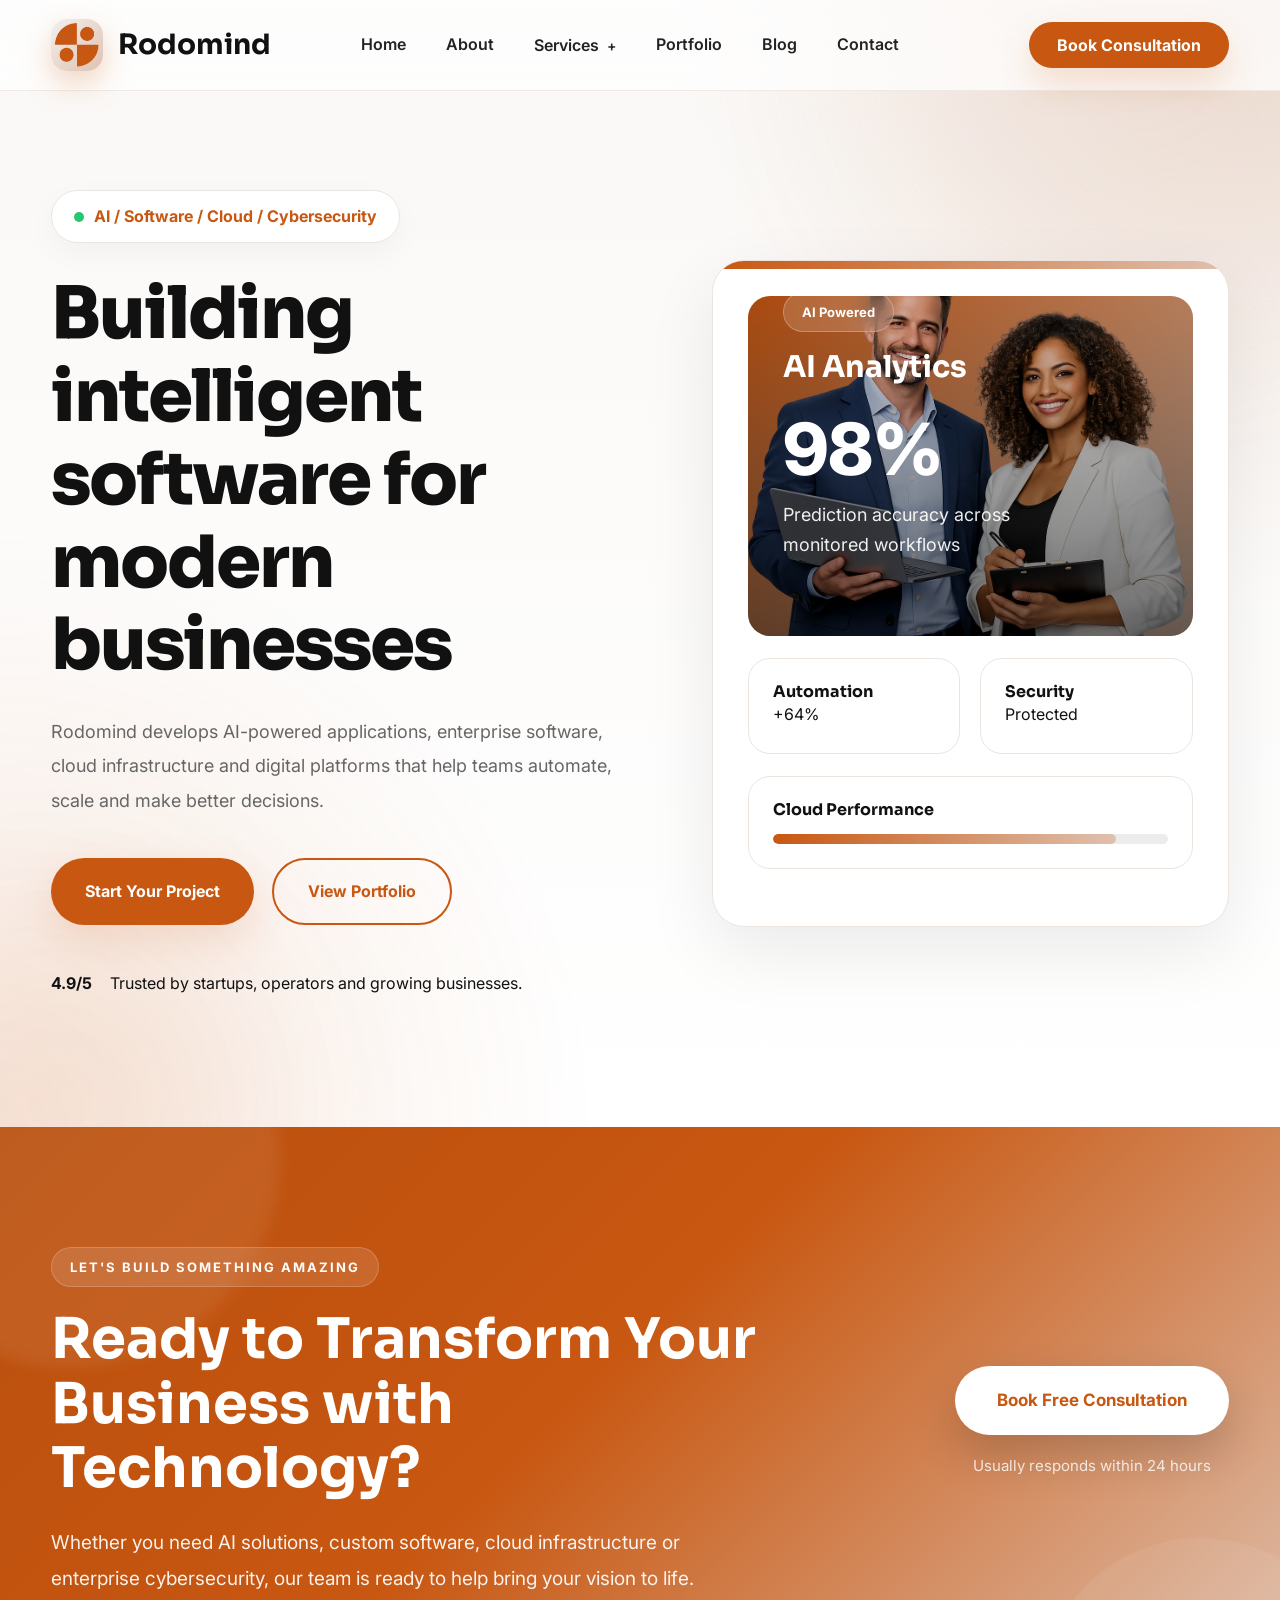
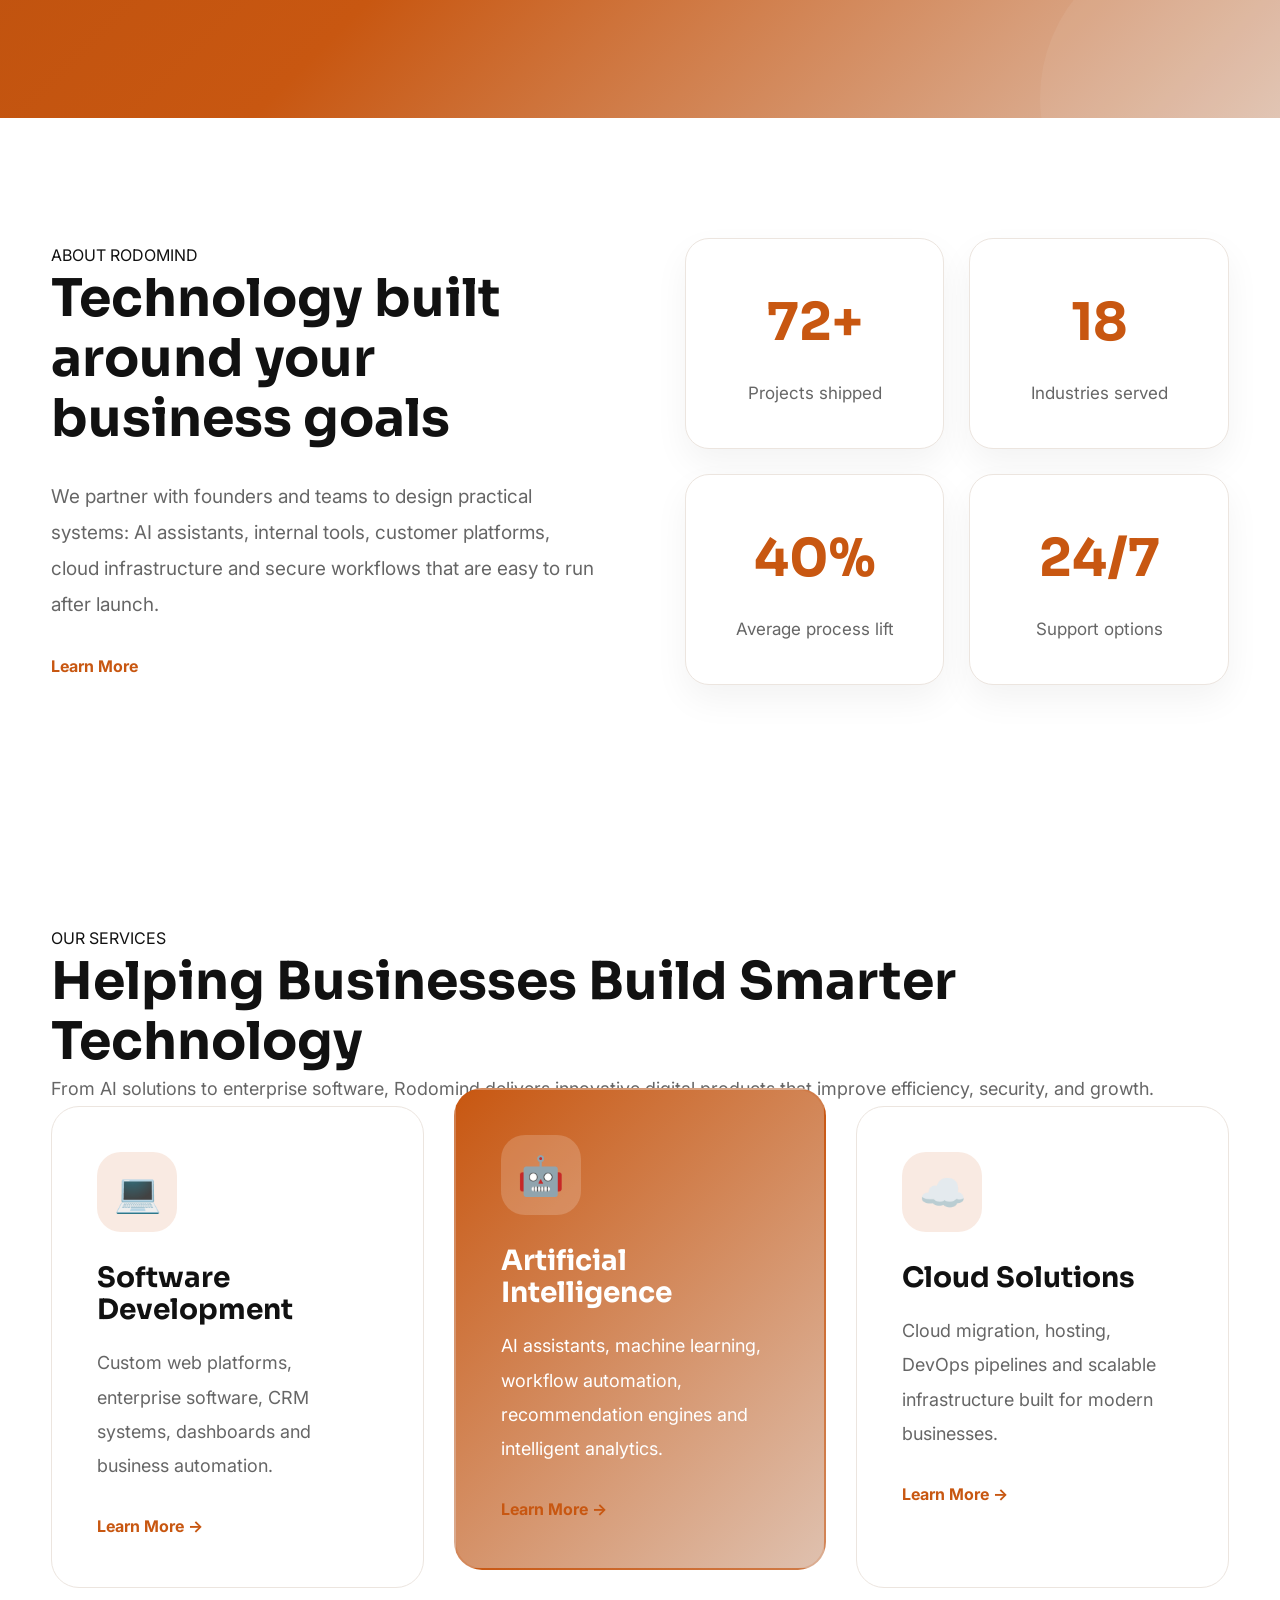
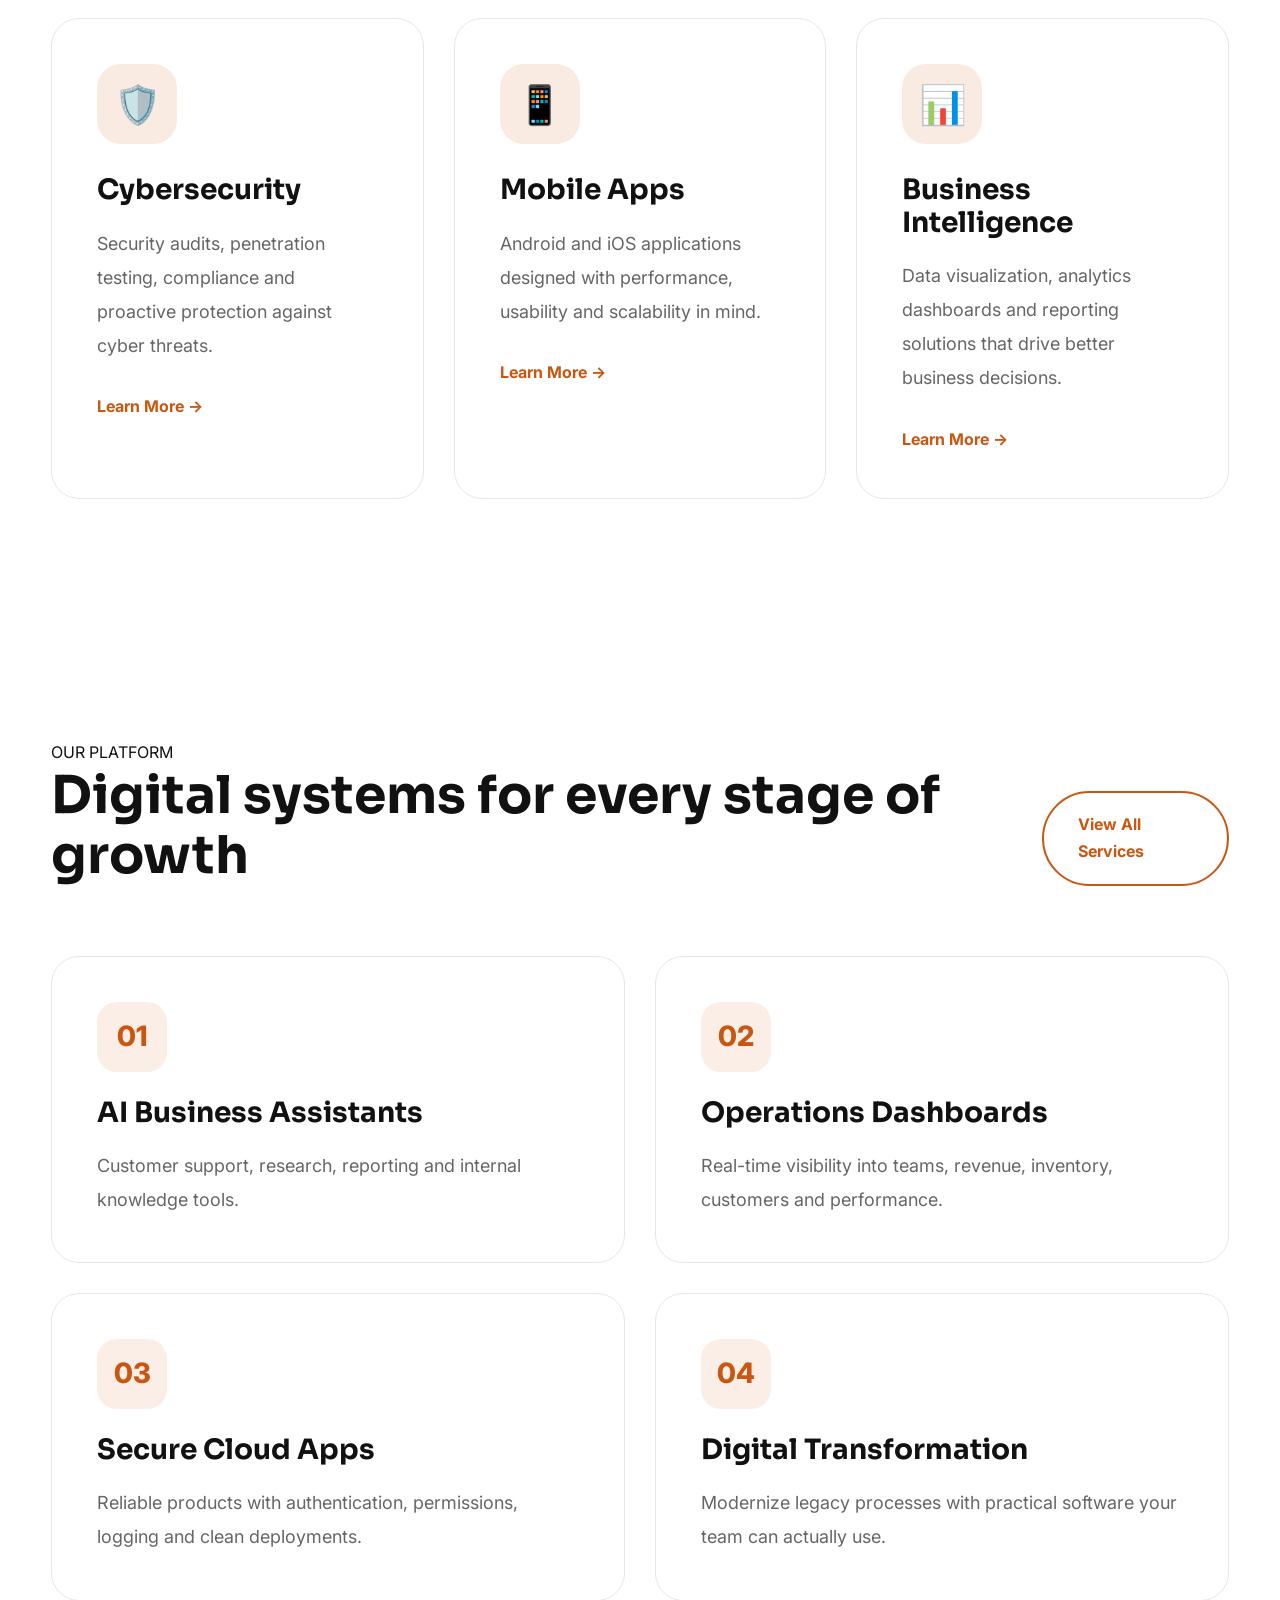
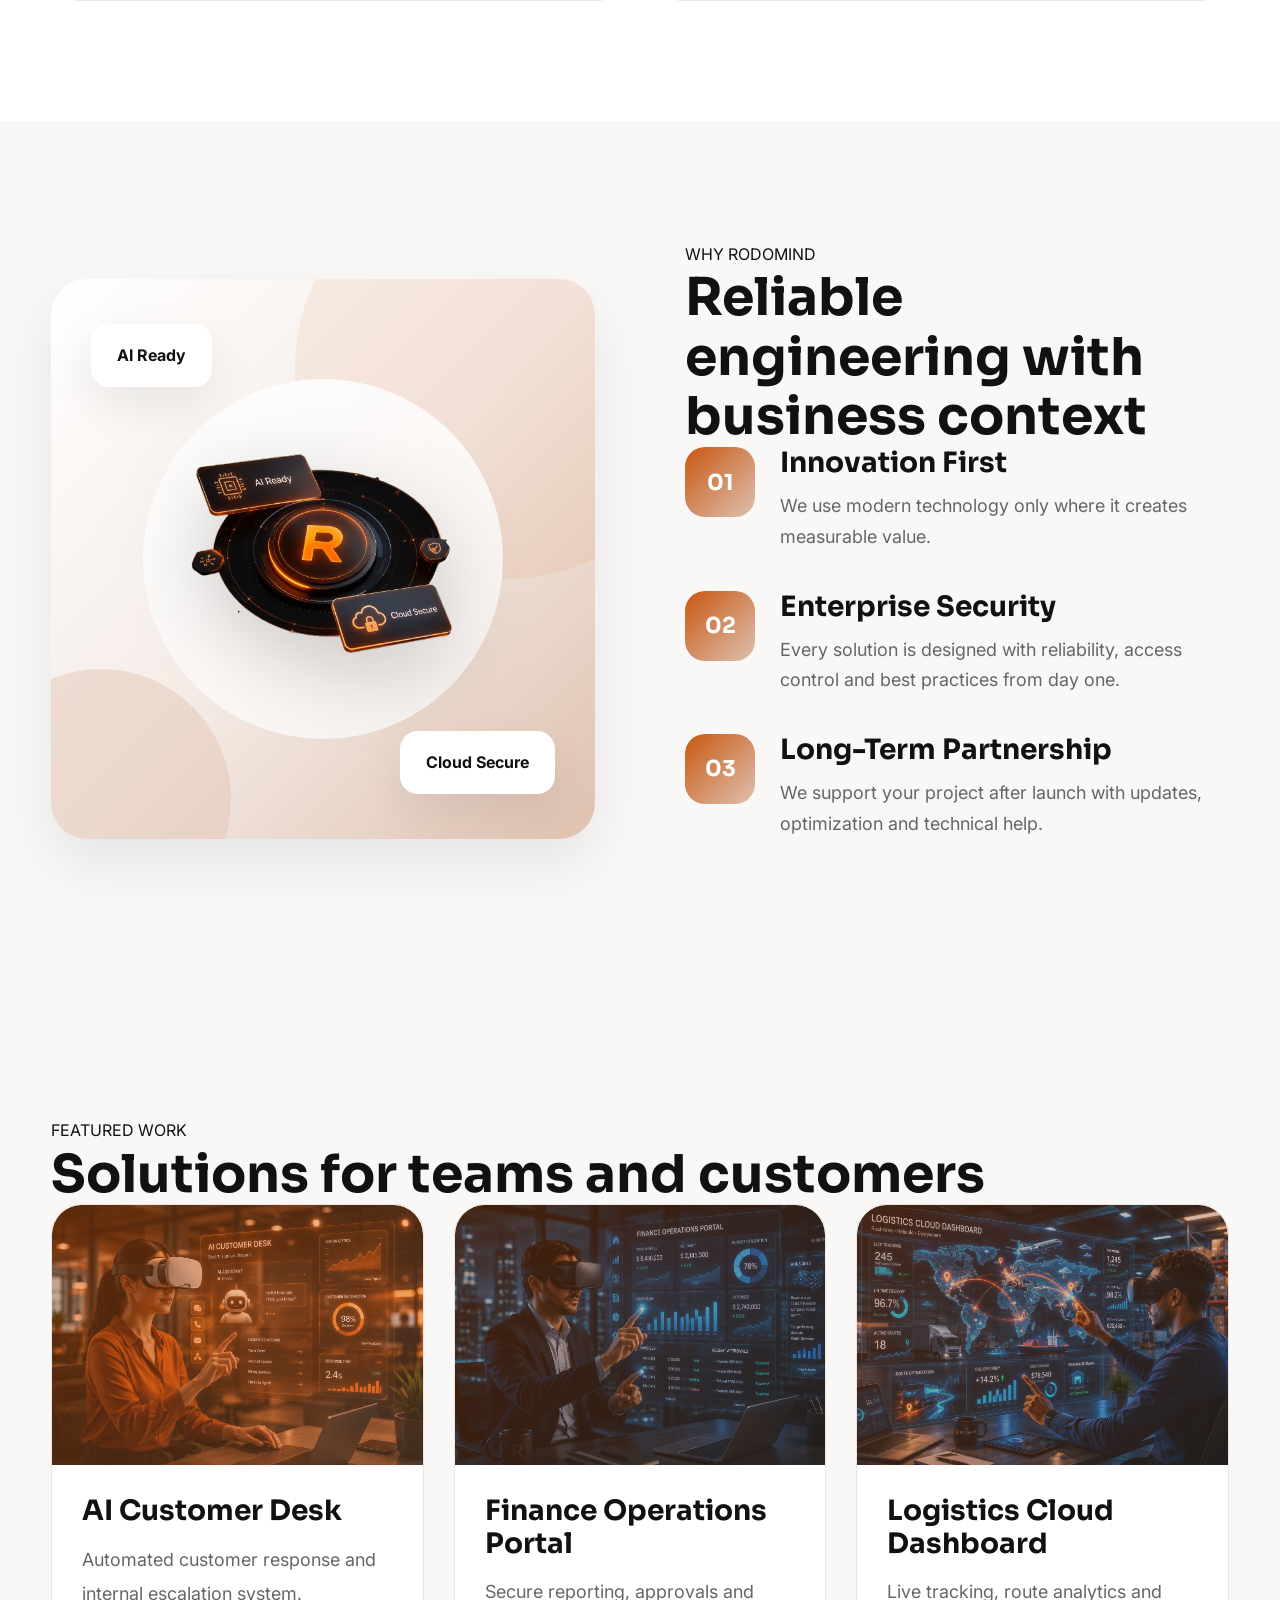
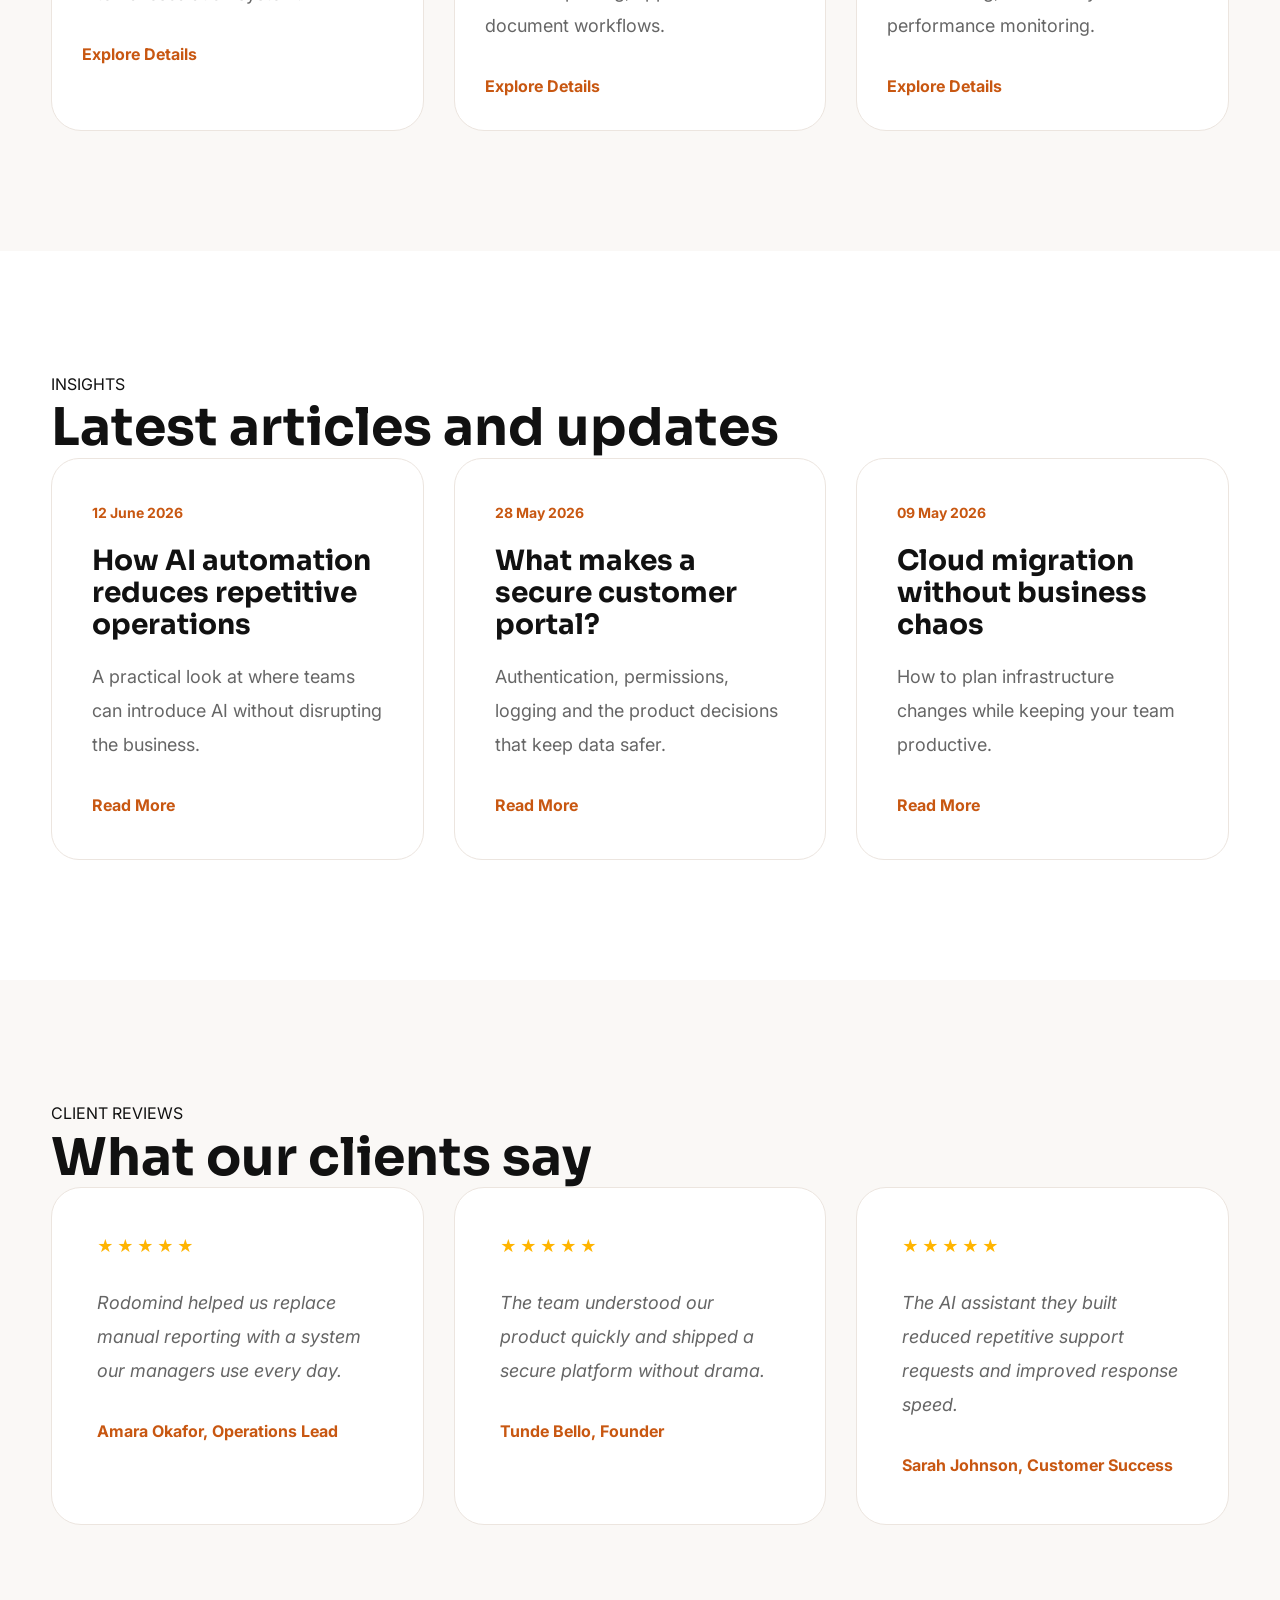
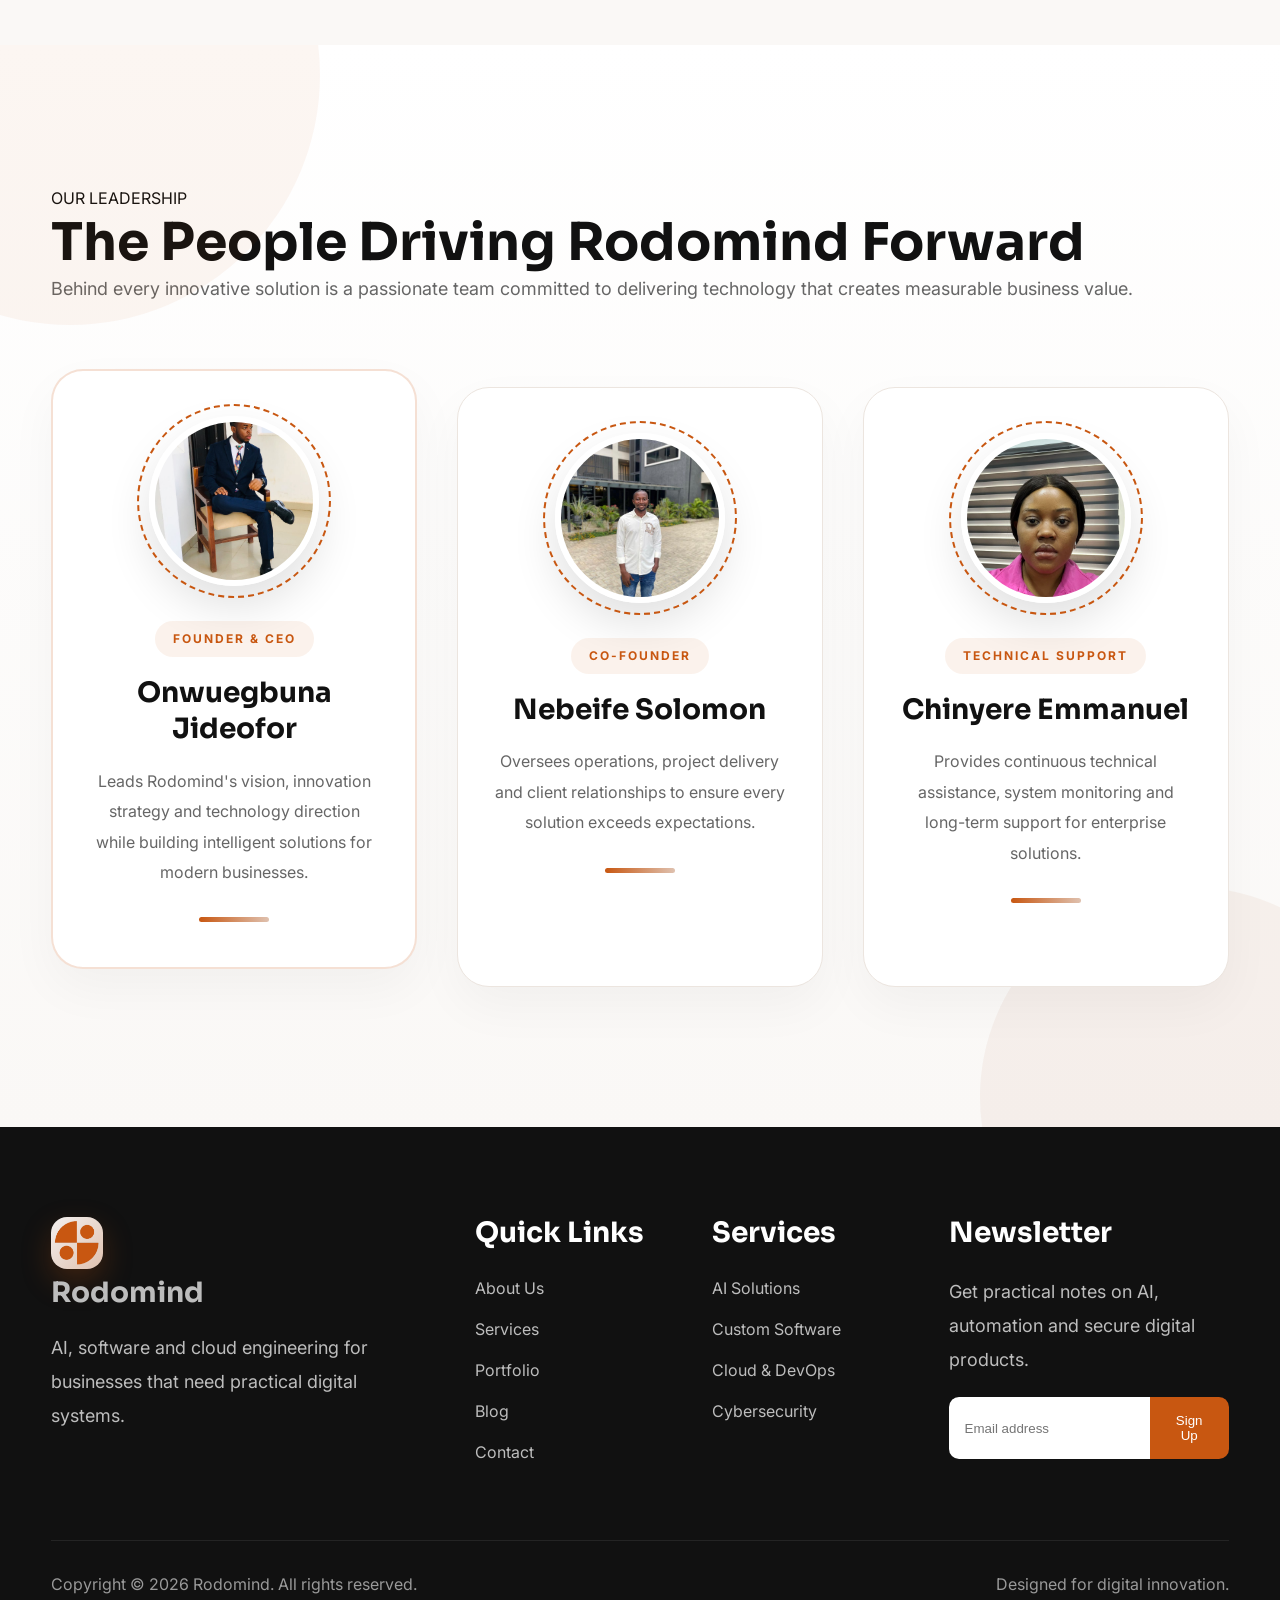
<file: index.html>
<!DOCTYPE html>
<html lang="en">

<head>
    <meta charset="UTF-8">
    <meta name="viewport" content="width=device-width, initial-scale=1.0">
    <title>Rodomind | AI Solutions, Custom Software Development, Cloud & DevOps, Cybersecurity</title>
    <meta name="description"
        content="Rodomind is a technology company delivering AI solutions, custom software development, cloud infrastructure, DevOps, cybersecurity, intelligent automation, enterprise applications, mobile apps, web platforms, digital transformation, and scalable business technology. We help startups, businesses, organizations, and enterprises build secure, innovative, and future-ready digital solutions powered by artificial intelligence and modern cloud technologies.">

    <meta name="keywords"
        content="Rodomind, AI solutions, Artificial Intelligence, Machine Learning, AI automation, AI chatbot development, software development company, custom software, web development, mobile app development, cloud computing, cloud infrastructure, DevOps, Kubernetes, Docker, cybersecurity, enterprise software, SaaS development, business automation, digital transformation, IT consulting, technology company, software engineering, AI consulting, cloud solutions, secure software development">

    <meta name="author" content="Rodomind">

    <meta name="robots" content="index, follow, max-image-preview:large, max-snippet:-1, max-video-preview:-1">

    <meta name="googlebot" content="index, follow">

    <meta name="revisit-after" content="7 days">

    <meta name="language" content="English">

    <meta name="distribution" content="global">

    <meta name="rating" content="general">

    <meta name="theme-color" content="#c85711">

    <meta name="application-name" content="Rodomind">

    <meta name="apple-mobile-web-app-capable" content="yes">

    <meta name="apple-mobile-web-app-status-bar-style" content="default">

    <meta name="apple-mobile-web-app-title" content="Rodomind">

    <meta name="mobile-web-app-capable" content="yes">

    <!-- Canonical -->

    <link rel="canonical" href="https://rodomind.com/">

    <!-- Favicon -->

    <link rel="icon" type="image/png" href="images/favicon.png">

    <link rel="shortcut icon" href="images/favicon.png">

    <!-- Open Graph -->

    <meta property="og:type" content="website">

    <meta property="og:site_name" content="Rodomind">

    <meta property="og:title" content="Rodomind | AI Solutions, Software Development, Cloud & Cybersecurity">

    <meta property="og:description"
        content="Build the future with Rodomind. We deliver AI-powered solutions, custom software, enterprise applications, cloud infrastructure, DevOps, cybersecurity, automation, and digital transformation services that help businesses innovate, scale, and stay secure.">

    <meta property="og:url" content="https://rodomind.com/">

    <meta property="og:image" content="https://rodomind.com/images/og-image.jpg">

    <meta property="og:image:width" content="1200">

    <meta property="og:image:height" content="630">

    <meta property="og:locale" content="en_US">

    <!-- Twitter -->

    <meta name="twitter:card" content="summary_large_image">

    <meta name="twitter:title" content="Rodomind | AI Solutions & Software Development">

    <meta name="twitter:description"
        content="Rodomind creates intelligent AI solutions, enterprise software, cloud platforms, DevOps infrastructure, cybersecurity solutions, mobile apps, web applications, and digital transformation services for modern businesses.">

    <meta name="twitter:image" content="https://rodomind.com/images/og-image.jpg">

    <!-- Performance -->

    <link rel="preconnect" href="https://fonts.googleapis.com">

    <link rel="preconnect" href="https://fonts.gstatic.com" crossorigin>

    <link rel="dns-prefetch" href="//fonts.googleapis.com">

    <link rel="dns-prefetch" href="//fonts.gstatic.com">
    <link
        href="https://fonts.googleapis.com/css2?family=Inter:wght@400;500;600;700;800&family=Sora:wght@500;600;700;800&display=swap"
        rel="stylesheet">
    <link rel="stylesheet" href="styles.css">
</head>

<body>
    <header class="site-header">
        <div class="topbar">

        </div>
        <nav class="navbar" aria-label="Main navigation">
            <div class="container nav-container">
                <a href="index.html" class="logo" aria-label="Rodomind home">
                    <span class="logo-icon"><img src="images/favicon.png" alt="Rodomind Logo"></span>
                    <span>Rodomind</span>
                </a>
                <button class="menu-toggle" id="menuToggle" type="button" aria-label="Open menu" aria-expanded="false"
                    aria-controls="navLinks">
                    <span></span>
                    <span></span>
                    <span></span>
                </button>
                <ul class="nav-links" id="navLinks">
                    <li><a href="index.html">Home</a></li>
                    <li><a href="about.html">About</a></li>
                    <li class="dropdown">
                        <button class="dropdown-toggle" type="button" aria-expanded="false">
                            Services
                            <span aria-hidden="true">+</span>
                        </button>
                        <ul class="dropdown-menu">
                            <li><a href="services.html#ai">AI Solutions</a></li>
                            <li><a href="services.html#software">Custom Software</a></li>
                            <li><a href="services.html#cloud">Cloud & DevOps</a></li>
                            <li><a href="services.html#security">Cybersecurity</a></li>
                        </ul>
                    </li>
                    <li><a href="portfolio.html">Portfolio</a></li>
                    <li><a href="blog.html">Blog</a></li>
                    <li><a href="contact.html">Contact</a></li>
                    <li><a href="contact.html" class="mobile-btn">Book Consultation</a></li>
                </ul>
                <a href="contact.html" class="nav-btn">Book Consultation</a>
            </div>
        </nav>
    </header>

    <main>
        <section class="hero">
            <div class="container hero-grid">
                <div class="hero-left">
                    <div class="hero-badge">AI / Software / Cloud / Cybersecurity</div>
                    <h1>Building intelligent software for modern businesses</h1>
                    <p>Rodomind develops AI-powered applications, enterprise software, cloud infrastructure and digital
                        platforms that help teams automate, scale and make better decisions.</p>
                    <div class="hero-buttons">
                        <a href="contact.html" class="btn-primary">Start Your Project</a>
                        <a href="portfolio.html" class="btn-secondary">View Portfolio</a>
                    </div>
                    <div class="hero-rating">
                        <strong>4.9/5</strong>
                        <span>Trusted by startups, operators and growing businesses.</span>
                    </div>
                </div>
                <div class="hero-right" aria-label="Rodomind platform preview">
                    <div class="dashboard">
                        <div class="dash-header">
                            <span></span>
                            <span></span>
                            <span></span>
                        </div>
                        <div class="card large hero-analytics">

                            <img src="images/hero-people.png" alt="Rodomind AI Team" class="hero-analytics-image">

                            <div class="hero-analytics-overlay">

                                <span class="hero-badge-small">
                                    AI Powered
                                </span>

                                <h3>AI Analytics</h3>

                                <div class="number">98%</div>

                                <p>
                                    Prediction accuracy across monitored workflows
                                </p>

                            </div>

                        </div>
                        <div class="mini-row">
                            <div class="card">
                                <h4>Automation</h4>
                                <span>+64%</span>
                            </div>
                            <div class="card">
                                <h4>Security</h4>
                                <span>Protected</span>
                            </div>
                        </div>
                        <div class="card">
                            <h4>Cloud Performance</h4>
                            <div class="progress">
                                <div class="fill"></div>
                            </div>
                        </div>
                    </div>
                </div>
            </div>
        </section>

        <section class="contact-strip">

            <div class="container">

                <div class="contact-strip-content">

                    <span>LET'S BUILD SOMETHING AMAZING</span>

                    <h2>Ready to Transform Your Business with Technology?</h2>

                    <p>
                        Whether you need AI solutions, custom software, cloud infrastructure
                        or enterprise cybersecurity, our team is ready to help bring your
                        vision to life.
                    </p>

                </div>

                <div class="contact-strip-actions">

                    <a href="contact.html" class="btn-primary">
                        Book Free Consultation
                    </a>

                    <small>Usually responds within 24 hours</small>

                </div>

            </div>

        </section>

        <section class="section about-preview">
            <div class="container split-grid">
                <div>
                    <div class="section-title align-left">
                        <span>ABOUT RODOMIND</span>
                        <h2>Technology built around your business goals</h2>
                    </div>
                    <p class="lead">We partner with founders and teams to design practical systems: AI assistants,
                        internal tools, customer platforms, cloud infrastructure and secure workflows that are easy to
                        run after launch.</p>
                    <a href="about.html" class="text-link">Learn More</a>
                </div>
                <div class="stats-grid">
                    <div><strong>72+</strong><span>Projects shipped</span></div>
                    <div><strong>18</strong><span>Industries served</span></div>
                    <div><strong>40%</strong><span>Average process lift</span></div>
                    <div><strong>24/7</strong><span>Support options</span></div>
                </div>
            </div>
        </section>

        <!-- =========================
     SERVICES
========================== -->

        <section class="services">

            <div class="container">

                <div class="section-title">

                    <span>OUR SERVICES</span>

                    <h2>Helping Businesses Build Smarter Technology</h2>

                    <p>
                        From AI solutions to enterprise software, Rodomind delivers
                        innovative digital products that improve efficiency,
                        security, and growth.
                    </p>

                </div>

                <div class="services-grid">

                    <div class="service-card">

                        <div class="service-icon">
                            💻
                        </div>

                        <h3>Software Development</h3>

                        <p>
                            Custom web platforms, enterprise software, CRM systems,
                            dashboards and business automation.
                        </p>

                        <a href="#">
                            Learn More →
                        </a>

                    </div>

                    <div class="service-card featured">

                        <div class="service-icon">
                            🤖
                        </div>

                        <h3>Artificial Intelligence</h3>

                        <p>
                            AI assistants, machine learning, workflow automation,
                            recommendation engines and intelligent analytics.
                        </p>

                        <a href="#">
                            Learn More →
                        </a>

                    </div>

                    <div class="service-card">

                        <div class="service-icon">
                            ☁️
                        </div>

                        <h3>Cloud Solutions</h3>

                        <p>
                            Cloud migration, hosting, DevOps pipelines and scalable
                            infrastructure built for modern businesses.
                        </p>

                        <a href="#">
                            Learn More →
                        </a>

                    </div>

                    <div class="service-card">

                        <div class="service-icon">
                            🛡️
                        </div>

                        <h3>Cybersecurity</h3>

                        <p>
                            Security audits, penetration testing, compliance and
                            proactive protection against cyber threats.
                        </p>

                        <a href="#">
                            Learn More →
                        </a>

                    </div>

                    <div class="service-card">

                        <div class="service-icon">
                            📱
                        </div>

                        <h3>Mobile Apps</h3>

                        <p>
                            Android and iOS applications designed with performance,
                            usability and scalability in mind.
                        </p>

                        <a href="#">
                            Learn More →
                        </a>

                    </div>

                    <div class="service-card">

                        <div class="service-icon">
                            📊
                        </div>

                        <h3>Business Intelligence</h3>

                        <p>
                            Data visualization, analytics dashboards and reporting
                            solutions that drive better business decisions.
                        </p>

                        <a href="#">
                            Learn More →
                        </a>

                    </div>

                </div>

            </div>

        </section>

        <section class="section platform-section">
            <div class="container">
                <div class="section-head-row">
                    <div class="section-title align-left">
                        <span>OUR PLATFORM</span>
                        <h2>Digital systems for every stage of growth</h2>
                    </div>
                    <a href="services.html" class="btn-secondary">View All Services</a>
                </div>
                <div class="platform-grid">
                    <article>
                        <span>01</span>
                        <h3>AI Business Assistants</h3>
                        <p>Customer support, research, reporting and internal knowledge tools.</p>
                    </article>
                    <article>
                        <span>02</span>
                        <h3>Operations Dashboards</h3>
                        <p>Real-time visibility into teams, revenue, inventory, customers and performance.</p>
                    </article>
                    <article>
                        <span>03</span>
                        <h3>Secure Cloud Apps</h3>
                        <p>Reliable products with authentication, permissions, logging and clean deployments.</p>
                    </article>
                    <article>
                        <span>04</span>
                        <h3>Digital Transformation</h3>
                        <p>Modernize legacy processes with practical software your team can actually use.</p>
                    </article>
                </div>
            </div>
        </section>

        <section class="section why-us">
            <div class="container why-grid">
                <div class="why-image">
                    <div class="floating-box top-box">AI Ready</div>
                    <div class="center-circle"><img src="images/why-image-2.png" alt="Rodomind AI Technology"
                            class="why-main-image"></div>
                    <div class="floating-box bottom-box">Cloud Secure</div>
                </div>
                <div>
                    <div class="section-title align-left">
                        <span>WHY RODOMIND</span>
                        <h2>Reliable engineering with business context</h2>
                    </div>
                    <div class="feature">
                        <div class="feature-number">01</div>
                        <div>
                            <h3>Innovation First</h3>
                            <p>We use modern technology only where it creates measurable value.</p>
                        </div>
                    </div>
                    <div class="feature">
                        <div class="feature-number">02</div>
                        <div>
                            <h3>Enterprise Security</h3>
                            <p>Every solution is designed with reliability, access control and best practices from day
                                one.</p>
                        </div>
                    </div>
                    <div class="feature">
                        <div class="feature-number">03</div>
                        <div>
                            <h3>Long-Term Partnership</h3>
                            <p>We support your project after launch with updates, optimization and technical help.</p>
                        </div>
                    </div>
                </div>
            </div>
        </section>

        <section class="section classes-section">
            <div class="container">
                <div class="section-title">
                    <span>FEATURED WORK</span>
                    <h2>Solutions for teams and customers</h2>
                </div>
                <div class="class-grid">
                    <article class="class-card">
                        <div class="visual visual-one"></div>
                        <h3>AI Customer Desk</h3>
                        <p>Automated customer response and internal escalation system.</p>
                        <a href="portfolio.html">Explore Details</a>
                    </article>
                    <article class="class-card">
                        <div class="visual visual-two"></div>
                        <h3>Finance Operations Portal</h3>
                        <p>Secure reporting, approvals and document workflows.</p>
                        <a href="portfolio.html">Explore Details</a>
                    </article>
                    <article class="class-card">
                        <div class="visual visual-three"></div>
                        <h3>Logistics Cloud Dashboard</h3>
                        <p>Live tracking, route analytics and performance monitoring.</p>
                        <a href="portfolio.html">Explore Details</a>
                    </article>
                </div>
            </div>
        </section>

        <section class="section news-section">
            <div class="container">
                <div class="section-title">
                    <span>INSIGHTS</span>
                    <h2>Latest articles and updates</h2>
                </div>
                <div class="news-grid">
                    <article class="news-card">
                        <span>12 June 2026</span>
                        <h3>How AI automation reduces repetitive operations</h3>
                        <p>A practical look at where teams can introduce AI without disrupting the business.</p>
                        <a href="blog.html">Read More</a>
                    </article>
                    <article class="news-card">
                        <span>28 May 2026</span>
                        <h3>What makes a secure customer portal?</h3>
                        <p>Authentication, permissions, logging and the product decisions that keep data safer.</p>
                        <a href="blog.html">Read More</a>
                    </article>
                    <article class="news-card">
                        <span>09 May 2026</span>
                        <h3>Cloud migration without business chaos</h3>
                        <p>How to plan infrastructure changes while keeping your team productive.</p>
                        <a href="blog.html">Read More</a>
                    </article>
                </div>
            </div>
        </section>

        <section class="section testimonials">
            <div class="container">
                <div class="section-title">
                    <span>CLIENT REVIEWS</span>
                    <h2>What our clients say</h2>
                </div>
                <div class="testimonial-grid">
                    <blockquote>
                        <p>Rodomind helped us replace manual reporting with a system our managers use every day.</p>
                        <cite>Amara Okafor, Operations Lead</cite>
                    </blockquote>
                    <blockquote>
                        <p>The team understood our product quickly and shipped a secure platform without drama.</p>
                        <cite>Tunde Bello, Founder</cite>
                    </blockquote>
                    <blockquote>
                        <p>The AI assistant they built reduced repetitive support requests and improved response speed.
                        </p>
                        <cite>Sarah Johnson, Customer Success</cite>
                    </blockquote>
                </div>
            </div>
        </section>

        <!--==================================
LEADERSHIP TEAM
===================================-->

        <section class="section team-section">

            <div class="container">

                <div class="section-title">

                    <span>OUR LEADERSHIP</span>

                    <h2>The People Driving Rodomind Forward</h2>

                    <p>
                        Behind every innovative solution is a passionate team committed
                        to delivering technology that creates measurable business value.
                    </p>

                </div>

                <div class="team-grid">

                    <!-- Founder -->

                    <article class="team-card featured">

                        <div class="team-photo">

                            <img src="images/founder.jpeg" alt="Founder">

                            <span class="team-ring"></span>

                        </div>

                        <span class="team-role">Founder & CEO</span>

                        <h3>Onwuegbuna Jideofor</h3>

                        <p>
                            Leads Rodomind's vision, innovation strategy and technology
                            direction while building intelligent solutions for modern
                            businesses.
                        </p>

                        <div class="team-line"></div>

                    </article>

                    <!-- Co Founder -->

                    <article class="team-card">

                        <div class="team-photo">

                            <img src="images/cofounder.jpeg" alt="Co Founder">

                            <span class="team-ring"></span>

                        </div>

                        <span class="team-role">Co-Founder</span>

                        <h3>Nebeife Solomon</h3>

                        <p>
                            Oversees operations, project delivery and client
                            relationships to ensure every solution exceeds expectations.
                        </p>

                        <div class="team-line"></div>

                    </article>

                    <!-- Tech Support -->

                    <article class="team-card">

                        <div class="team-photo">

                            <img src="images/techsupport.jpeg" alt="Technical Support">

                            <span class="team-ring"></span>

                        </div>

                        <span class="team-role">Technical Support</span>

                        <h3>Chinyere Emmanuel</h3>

                        <p>
                            Provides continuous technical assistance, system monitoring
                            and long-term support for enterprise solutions.
                        </p>

                        <div class="team-line"></div>

                    </article>

                </div>

            </div>

        </section>
    </main>

    <footer class="site-footer">
        <div class="container footer-grid">
            <div>
                <a href="index.html" class="logo footer-logo"><span class="logo-icon"><img src="images/favicon.png"
                            alt="Rodomind Logo"></span><span>Rodomind</span></a>
                <p>AI, software and cloud engineering for businesses that need practical digital systems.</p>
            </div>
            <div>
                <h3>Quick Links</h3>
                <a href="about.html">About Us</a>
                <a href="services.html">Services</a>
                <a href="portfolio.html">Portfolio</a>
                <a href="blog.html">Blog</a>
                <a href="contact.html">Contact</a>
            </div>
            <div>
                <h3>Services</h3>
                <a href="services.html#ai">AI Solutions</a>
                <a href="services.html#software">Custom Software</a>
                <a href="services.html#cloud">Cloud & DevOps</a>
                <a href="services.html#security">Cybersecurity</a>
            </div>
            <div>
                <h3>Newsletter</h3>
                <p>Get practical notes on AI, automation and secure digital products.</p>
                <form class="newsletter">
                    <input type="email" placeholder="Email address" aria-label="Email address">
                    <button type="submit">Sign Up</button>
                </form>
            </div>
        </div>
        <div class="container footer-bottom">
            <span>Copyright © 2026 Rodomind. All rights reserved.</span>
            <span>Designed for digital innovation.</span>
        </div>
    </footer>

    <script>
        const menuToggle = document.getElementById("menuToggle");
        const navLinks = document.getElementById("navLinks");
        const dropdownToggles = document.querySelectorAll(".dropdown-toggle");

        menuToggle.addEventListener("click", () => {
            const isOpen = navLinks.classList.toggle("active");
            menuToggle.classList.toggle("open", isOpen);
            menuToggle.setAttribute("aria-expanded", String(isOpen));
        });

        dropdownToggles.forEach((toggle) => {
            toggle.addEventListener("click", (event) => {
                event.stopPropagation();
                const dropdown = toggle.closest(".dropdown");
                const isOpen = dropdown.classList.toggle("open");
                toggle.setAttribute("aria-expanded", String(isOpen));
            });
        });

        document.addEventListener("click", (event) => {
            if (!event.target.closest(".dropdown")) {
                document.querySelectorAll(".dropdown.open").forEach((dropdown) => {
                    dropdown.classList.remove("open");
                    dropdown.querySelector(".dropdown-toggle").setAttribute("aria-expanded", "false");
                });
            }
        });
    </script>
</body>

</html>
</file>
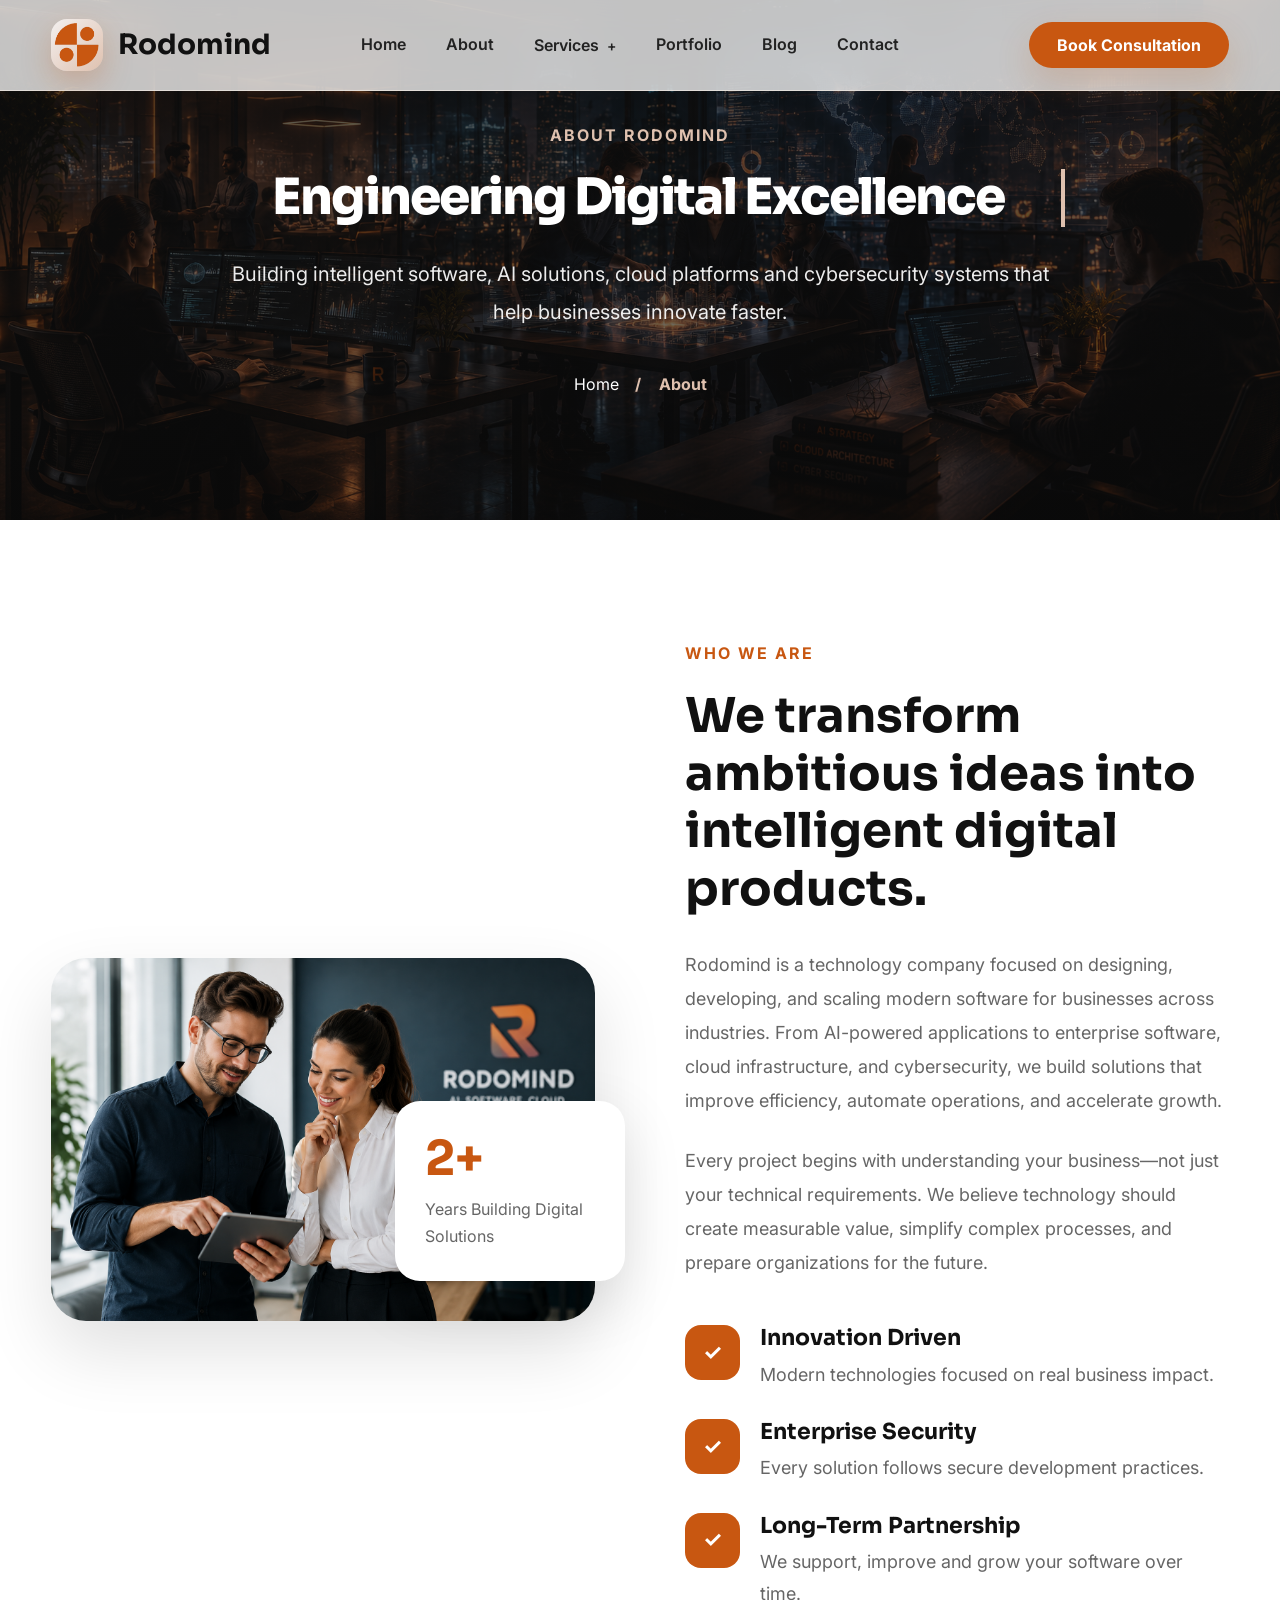
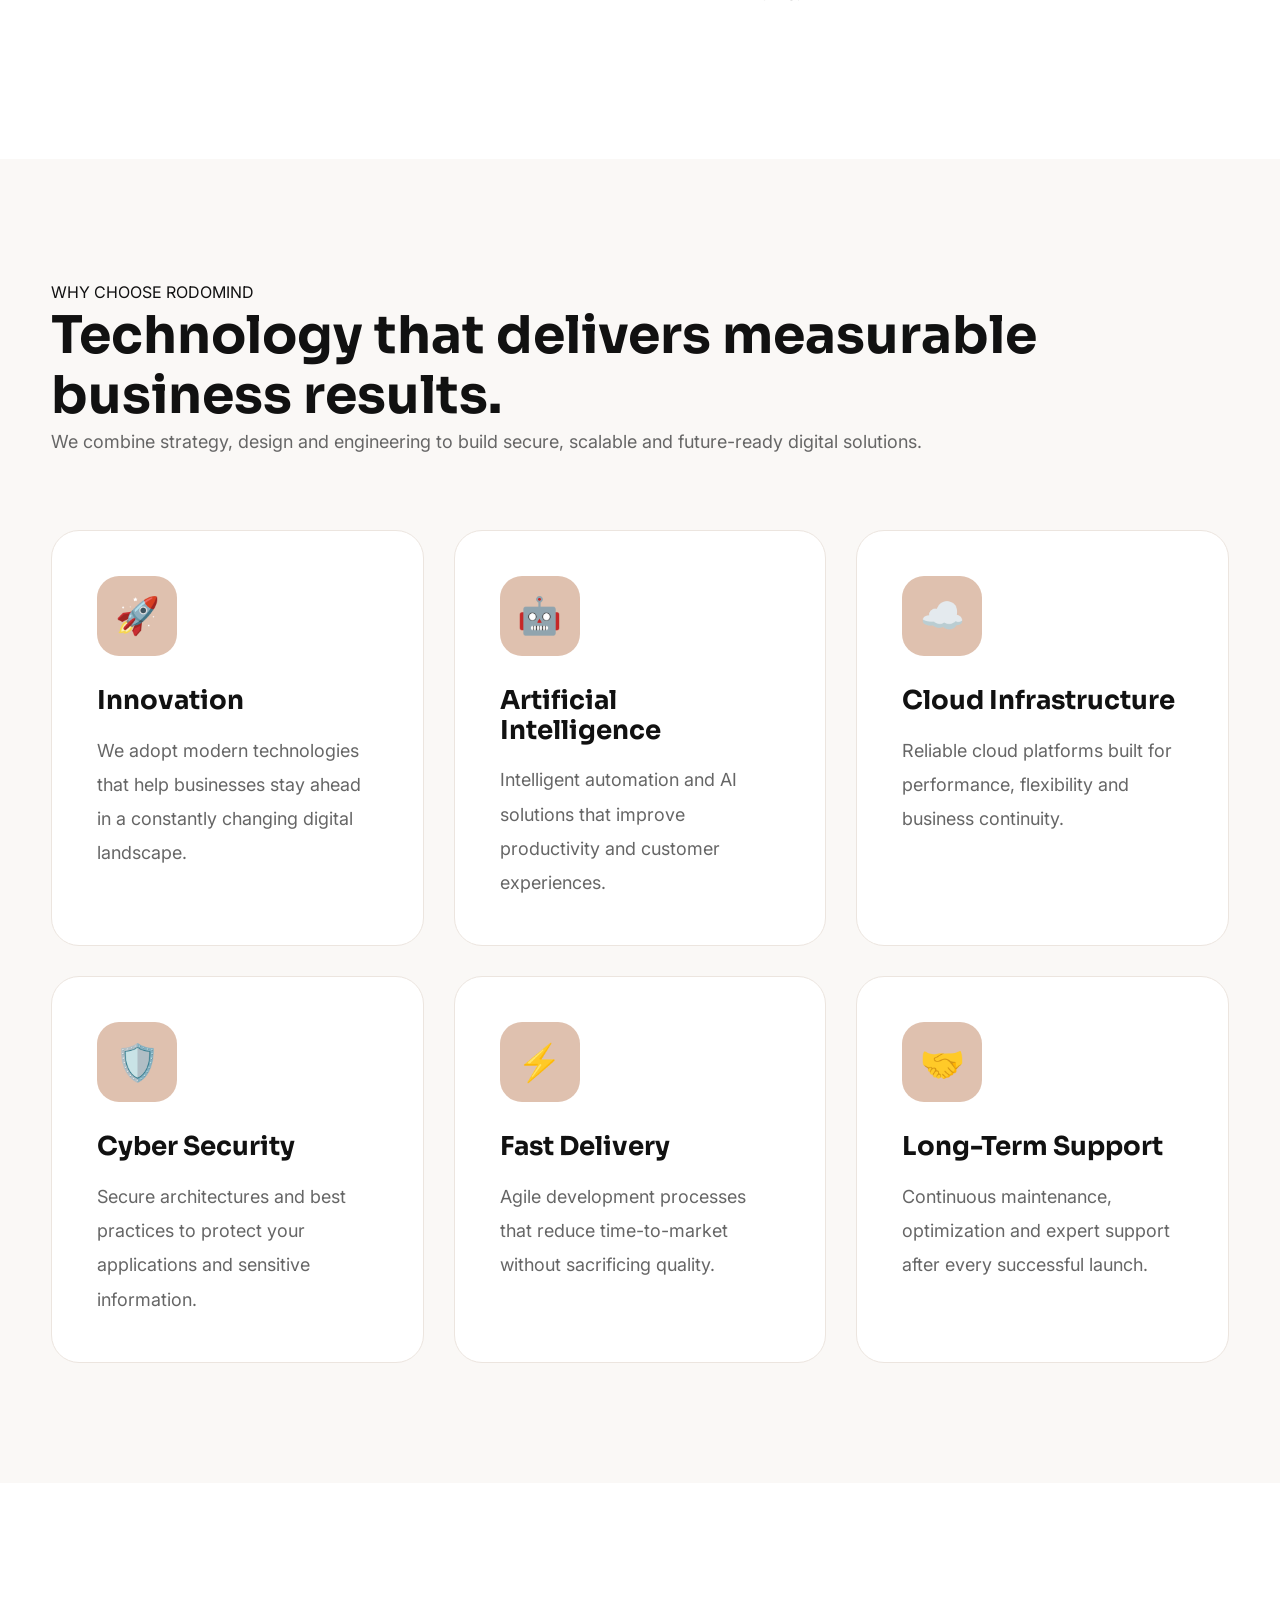
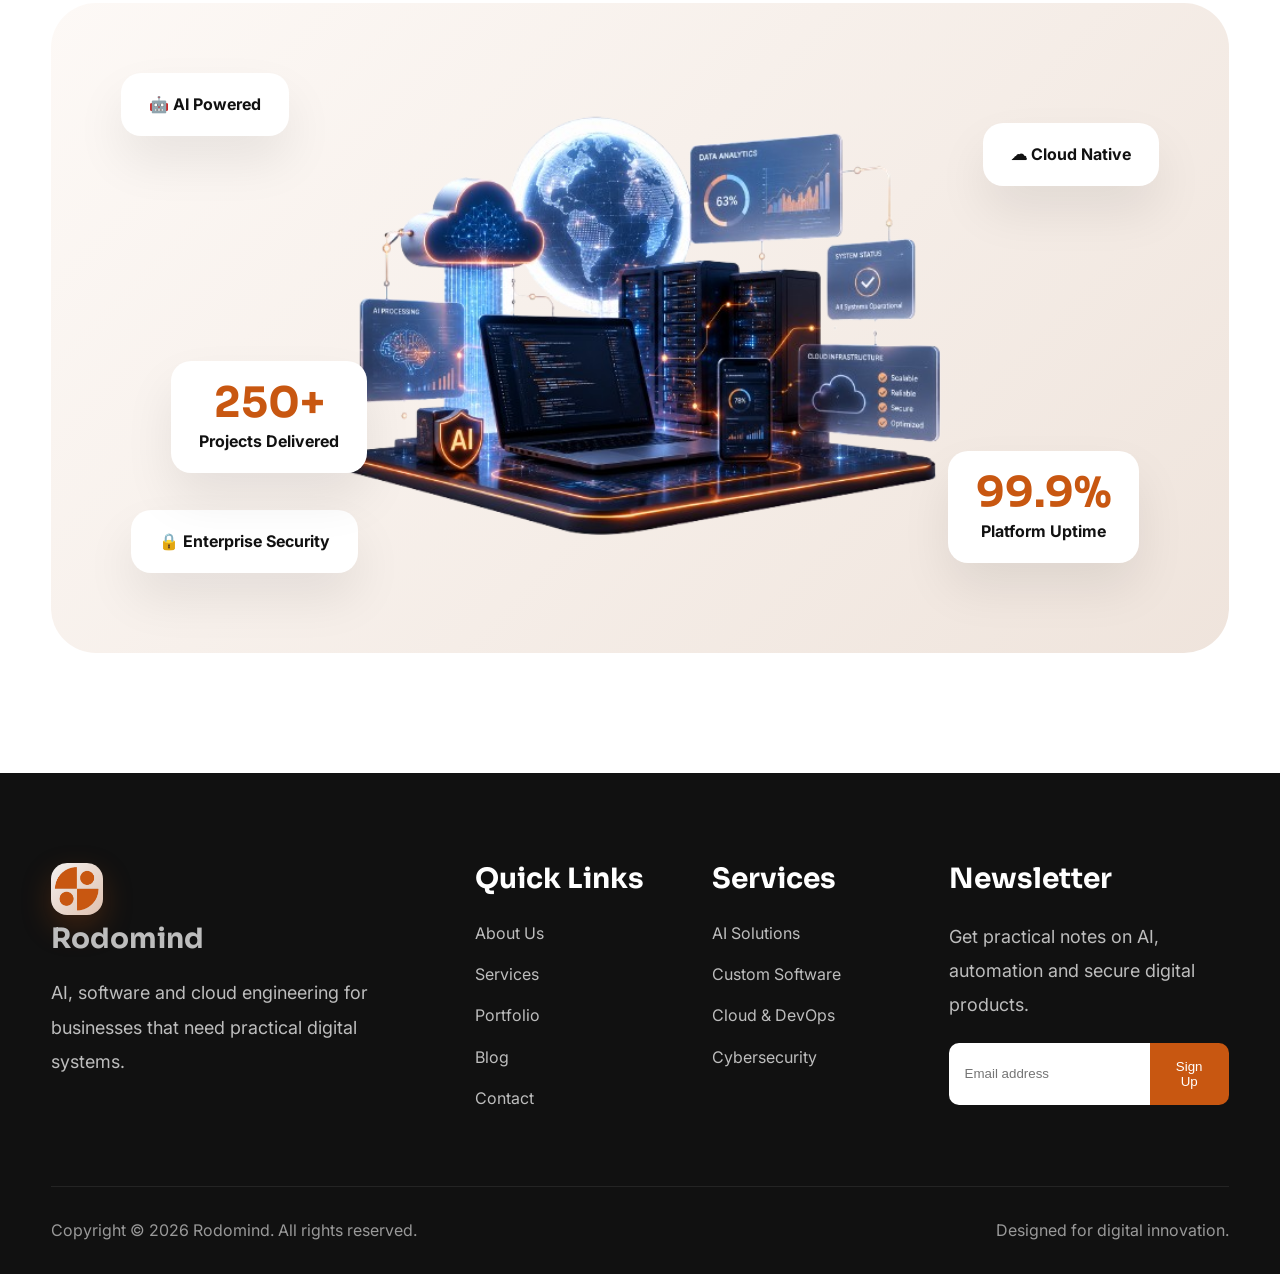
<file: about.html>
<!DOCTYPE html>
<html lang="en">

<head>

    <meta charset="UTF-8">

    <meta name="viewport" content="width=device-width, initial-scale=1.0">

    <title>About Us | Rodomind</title>

    <meta name="description"
        content="Rodomind is a technology company delivering AI solutions, custom software development, cloud infrastructure, DevOps, cybersecurity, intelligent automation, enterprise applications, mobile apps, web platforms, digital transformation, and scalable business technology. We help startups, businesses, organizations, and enterprises build secure, innovative, and future-ready digital solutions powered by artificial intelligence and modern cloud technologies.">

    <meta name="keywords"
        content="Rodomind, AI solutions, Artificial Intelligence, Machine Learning, AI automation, AI chatbot development, software development company, custom software, web development, mobile app development, cloud computing, cloud infrastructure, DevOps, Kubernetes, Docker, cybersecurity, enterprise software, SaaS development, business automation, digital transformation, IT consulting, technology company, software engineering, AI consulting, cloud solutions, secure software development">

    <meta name="author" content="Rodomind">

    <meta name="robots" content="index, follow, max-image-preview:large, max-snippet:-1, max-video-preview:-1">

    <meta name="googlebot" content="index, follow">

    <meta name="revisit-after" content="7 days">

    <meta name="language" content="English">

    <meta name="distribution" content="global">

    <meta name="rating" content="general">

    <meta name="theme-color" content="#c85711">

    <meta name="application-name" content="Rodomind">

    <meta name="apple-mobile-web-app-capable" content="yes">

    <meta name="apple-mobile-web-app-status-bar-style" content="default">

    <meta name="apple-mobile-web-app-title" content="Rodomind">

    <meta name="mobile-web-app-capable" content="yes">

    <!-- Canonical -->

    <link rel="canonical" href="https://rodomind.com/">

    <!-- Favicon -->

    <link rel="icon" type="image/png" href="images/favicon.png">

    <link rel="shortcut icon" href="images/favicon.png">

    <!-- Open Graph -->

    <meta property="og:type" content="website">

    <meta property="og:site_name" content="Rodomind">

    <meta property="og:title" content="Rodomind | AI Solutions, Software Development, Cloud & Cybersecurity">

    <meta property="og:description"
        content="Build the future with Rodomind. We deliver AI-powered solutions, custom software, enterprise applications, cloud infrastructure, DevOps, cybersecurity, automation, and digital transformation services that help businesses innovate, scale, and stay secure.">

    <meta property="og:url" content="https://rodomind.com/">

    <meta property="og:image" content="https://rodomind.com/images/og-image.jpg">

    <meta property="og:image:width" content="1200">

    <meta property="og:image:height" content="630">

    <meta property="og:locale" content="en_US">

    <!-- Twitter -->

    <meta name="twitter:card" content="summary_large_image">

    <meta name="twitter:title" content="Rodomind | AI Solutions & Software Development">

    <meta name="twitter:description"
        content="Rodomind creates intelligent AI solutions, enterprise software, cloud platforms, DevOps infrastructure, cybersecurity solutions, mobile apps, web applications, and digital transformation services for modern businesses.">

    <meta name="twitter:image" content="https://rodomind.com/images/og-image.jpg">

    <!-- Performance -->

    <link rel="preconnect" href="https://fonts.googleapis.com">

    <link rel="preconnect" href="https://fonts.gstatic.com" crossorigin>

    <link rel="dns-prefetch" href="//fonts.googleapis.com">

    <link rel="dns-prefetch" href="//fonts.gstatic.com">

    <link
        href="https://fonts.googleapis.com/css2?family=Inter:wght@300;400;500;600;700;800&family=Sora:wght@400;500;600;700;800&display=swap"
        rel="stylesheet">

    <link rel="stylesheet" href="styles.css">

</head>

<body>

    <!--=========================
        HEADER
    ==========================-->

    <header>

        <nav class="navbar" aria-label="Main navigation">

            <div class="container nav-container">

                <a href="index.html" class="logo">

                    <span class="logo-icon"><img src="images/favicon.png" alt="Rodomind Logo"></span>

                    <span>Rodomind</span>

                </a>

                <button class="menu-toggle" id="menuToggle" aria-label="Toggle Menu" aria-expanded="false">

                    <span></span>
                    <span></span>
                    <span></span>

                </button>

                <ul class="nav-links" id="navLinks">

                    <li>
                        <a href="index.html">Home</a>
                    </li>

                    <li>
                        <a href="about.html" class="active">About</a>
                    </li>

                    <li class="dropdown">

                        <button class="dropdown-toggle">

                            Services

                            <span>+</span>

                        </button>

                        <ul class="dropdown-menu">

                            <li>
                                <a href="services.html#ai">AI Solutions</a>
                            </li>

                            <li>
                                <a href="services.html#software">Software Development</a>
                            </li>

                            <li>
                                <a href="services.html#cloud">Cloud Services</a>
                            </li>

                            <li>
                                <a href="services.html#security">Cybersecurity</a>
                            </li>

                        </ul>

                    </li>

                    <li>
                        <a href="portfolio.html">Portfolio</a>
                    </li>

                    <li>
                        <a href="blog.html">Blog</a>
                    </li>

                    <li>
                        <a href="contact.html">Contact</a>
                    </li>

                    <li>

                        <a href="contact.html" class="mobile-btn">

                            Book Consultation

                        </a>

                    </li>

                </ul>

                <a href="contact.html" class="nav-btn">

                    Book Consultation

                </a>

            </div>

        </nav>

    </header>



    <section class="page-header">

        <img src="images/about-banner.png" alt="Rodomind Team">

        <div class="page-overlay"></div>

        <div class="container page-header-content">

            <span>ABOUT RODOMIND</span>

            <h1>Engineering Digital Excellence</h1>

            <p>

                Building intelligent software, AI solutions, cloud platforms
                and cybersecurity systems that help businesses innovate faster.

            </p>

            <div class="breadcrumb">

                <a href="index.html">Home</a>

                <span>/</span>

                <strong>About</strong>

            </div>

        </div>

    </section>

    <!--==================================
ABOUT COMPANY
===================================-->

    <section class="section about-company">

        <div class="container about-company-grid">

            <div class="about-company-image">

                <img src="images/about-company.png" alt="Rodomind Team">

                <div class="experience-box">

                    <h3>2+</h3>

                    <span>Years Building Digital Solutions</span>

                </div>

            </div>

            <div class="about-company-content">

                <span class="section-tag">
                    WHO WE ARE
                </span>

                <h2>
                    We transform ambitious ideas into intelligent digital products.
                </h2>

                <p>

                    Rodomind is a technology company focused on designing, developing,
                    and scaling modern software for businesses across industries.
                    From AI-powered applications to enterprise software, cloud
                    infrastructure, and cybersecurity, we build solutions that
                    improve efficiency, automate operations, and accelerate growth.

                </p>

                <p>

                    Every project begins with understanding your business—not just
                    your technical requirements. We believe technology should create
                    measurable value, simplify complex processes, and prepare
                    organizations for the future.

                </p>

                <div class="about-highlights">

                    <div class="highlight">

                        <div class="highlight-icon">✓</div>

                        <div>

                            <h4>Innovation Driven</h4>

                            <p>Modern technologies focused on real business impact.</p>

                        </div>

                    </div>

                    <div class="highlight">

                        <div class="highlight-icon">✓</div>

                        <div>

                            <h4>Enterprise Security</h4>

                            <p>Every solution follows secure development practices.</p>

                        </div>

                    </div>

                    <div class="highlight">

                        <div class="highlight-icon">✓</div>

                        <div>

                            <h4>Long-Term Partnership</h4>

                            <p>We support, improve and grow your software over time.</p>

                        </div>

                    </div>

                </div>

            </div>

        </div>

    </section>

    <!--==================================
WHY CLIENTS CHOOSE US
===================================-->

    <section class="section choose-us">

        <div class="container">

            <div class="section-title">

                <span>WHY CHOOSE RODOMIND</span>

                <h2>Technology that delivers measurable business results.</h2>

                <p>
                    We combine strategy, design and engineering to build secure,
                    scalable and future-ready digital solutions.
                </p>

            </div>

            <div class="choose-grid">

                <div class="choose-card">

                    <div class="choose-icon">🚀</div>

                    <h3>Innovation</h3>

                    <p>
                        We adopt modern technologies that help businesses stay ahead
                        in a constantly changing digital landscape.
                    </p>

                </div>

                <div class="choose-card">

                    <div class="choose-icon">🤖</div>

                    <h3>Artificial Intelligence</h3>

                    <p>
                        Intelligent automation and AI solutions that improve
                        productivity and customer experiences.
                    </p>

                </div>

                <div class="choose-card">

                    <div class="choose-icon">☁️</div>

                    <h3>Cloud Infrastructure</h3>

                    <p>
                        Reliable cloud platforms built for performance,
                        flexibility and business continuity.
                    </p>

                </div>

                <div class="choose-card">

                    <div class="choose-icon">🛡️</div>

                    <h3>Cyber Security</h3>

                    <p>
                        Secure architectures and best practices to protect
                        your applications and sensitive information.
                    </p>

                </div>

                <div class="choose-card">

                    <div class="choose-icon">⚡</div>

                    <h3>Fast Delivery</h3>

                    <p>
                        Agile development processes that reduce time-to-market
                        without sacrificing quality.
                    </p>

                </div>

                <div class="choose-card">

                    <div class="choose-icon">🤝</div>

                    <h3>Long-Term Support</h3>

                    <p>
                        Continuous maintenance, optimization and expert support
                        after every successful launch.
                    </p>

                </div>

            </div>

        </div>

    </section>

    <!--==================================
SHOWCASE
===================================-->

    <section class="section showcase">

        <div class="container">

            <div class="showcase-box">

                <div class="floating tag-one">

                    🤖 AI Powered

                </div>

                <div class="floating tag-two">

                    ☁ Cloud Native

                </div>

                <div class="floating tag-three">

                    🔒 Enterprise Security

                </div>

                <div class="floating stat-box">

                    <h3>99.9%</h3>

                    <span>Platform Uptime</span>

                </div>

                <div class="floating users-box">

                    <h3>250+</h3>

                    <span>Projects Delivered</span>

                </div>

                <img src="images/showcase.png" alt="Rodomind Technology">

            </div>

        </div>

    </section>

    <footer class="site-footer">
        <div class="container footer-grid">
            <div>
                <a href="index.html" class="logo footer-logo"><span class="logo-icon"><img src="images/favicon.png"
                            alt="Rodomind Logo"></span><span>Rodomind</span></a>
                <p>AI, software and cloud engineering for businesses that need practical digital systems.</p>
            </div>
            <div>
                <h3>Quick Links</h3>
                <a href="about.html">About Us</a>
                <a href="services.html">Services</a>
                <a href="portfolio.html">Portfolio</a>
                <a href="blog.html">Blog</a>
                <a href="contact.html">Contact</a>
            </div>
            <div>
                <h3>Services</h3>
                <a href="services.html#ai">AI Solutions</a>
                <a href="services.html#software">Custom Software</a>
                <a href="services.html#cloud">Cloud & DevOps</a>
                <a href="services.html#security">Cybersecurity</a>
            </div>
            <div>
                <h3>Newsletter</h3>
                <p>Get practical notes on AI, automation and secure digital products.</p>
                <form class="newsletter">
                    <input type="email" placeholder="Email address" aria-label="Email address">
                    <button type="submit">Sign Up</button>
                </form>
            </div>
        </div>
        <div class="container footer-bottom">
            <span>Copyright © 2026 Rodomind. All rights reserved.</span>
            <span>Designed for digital innovation.</span>
        </div>
    </footer>
    <script>
        const menuToggle = document.getElementById("menuToggle");
        const navLinks = document.getElementById("navLinks");
        const dropdownToggles = document.querySelectorAll(".dropdown-toggle");

        menuToggle.addEventListener("click", () => {
            const isOpen = navLinks.classList.toggle("active");
            menuToggle.classList.toggle("open", isOpen);
            menuToggle.setAttribute("aria-expanded", String(isOpen));
        });

        dropdownToggles.forEach((toggle) => {
            toggle.addEventListener("click", (event) => {
                event.stopPropagation();
                const dropdown = toggle.closest(".dropdown");
                const isOpen = dropdown.classList.toggle("open");
                toggle.setAttribute("aria-expanded", String(isOpen));
            });
        });

        document.addEventListener("click", (event) => {
            if (!event.target.closest(".dropdown")) {
                document.querySelectorAll(".dropdown.open").forEach((dropdown) => {
                    dropdown.classList.remove("open");
                    dropdown.querySelector(".dropdown-toggle").setAttribute("aria-expanded", "false");
                });
            }
        });
    </script>
</body>

</html>
</file>
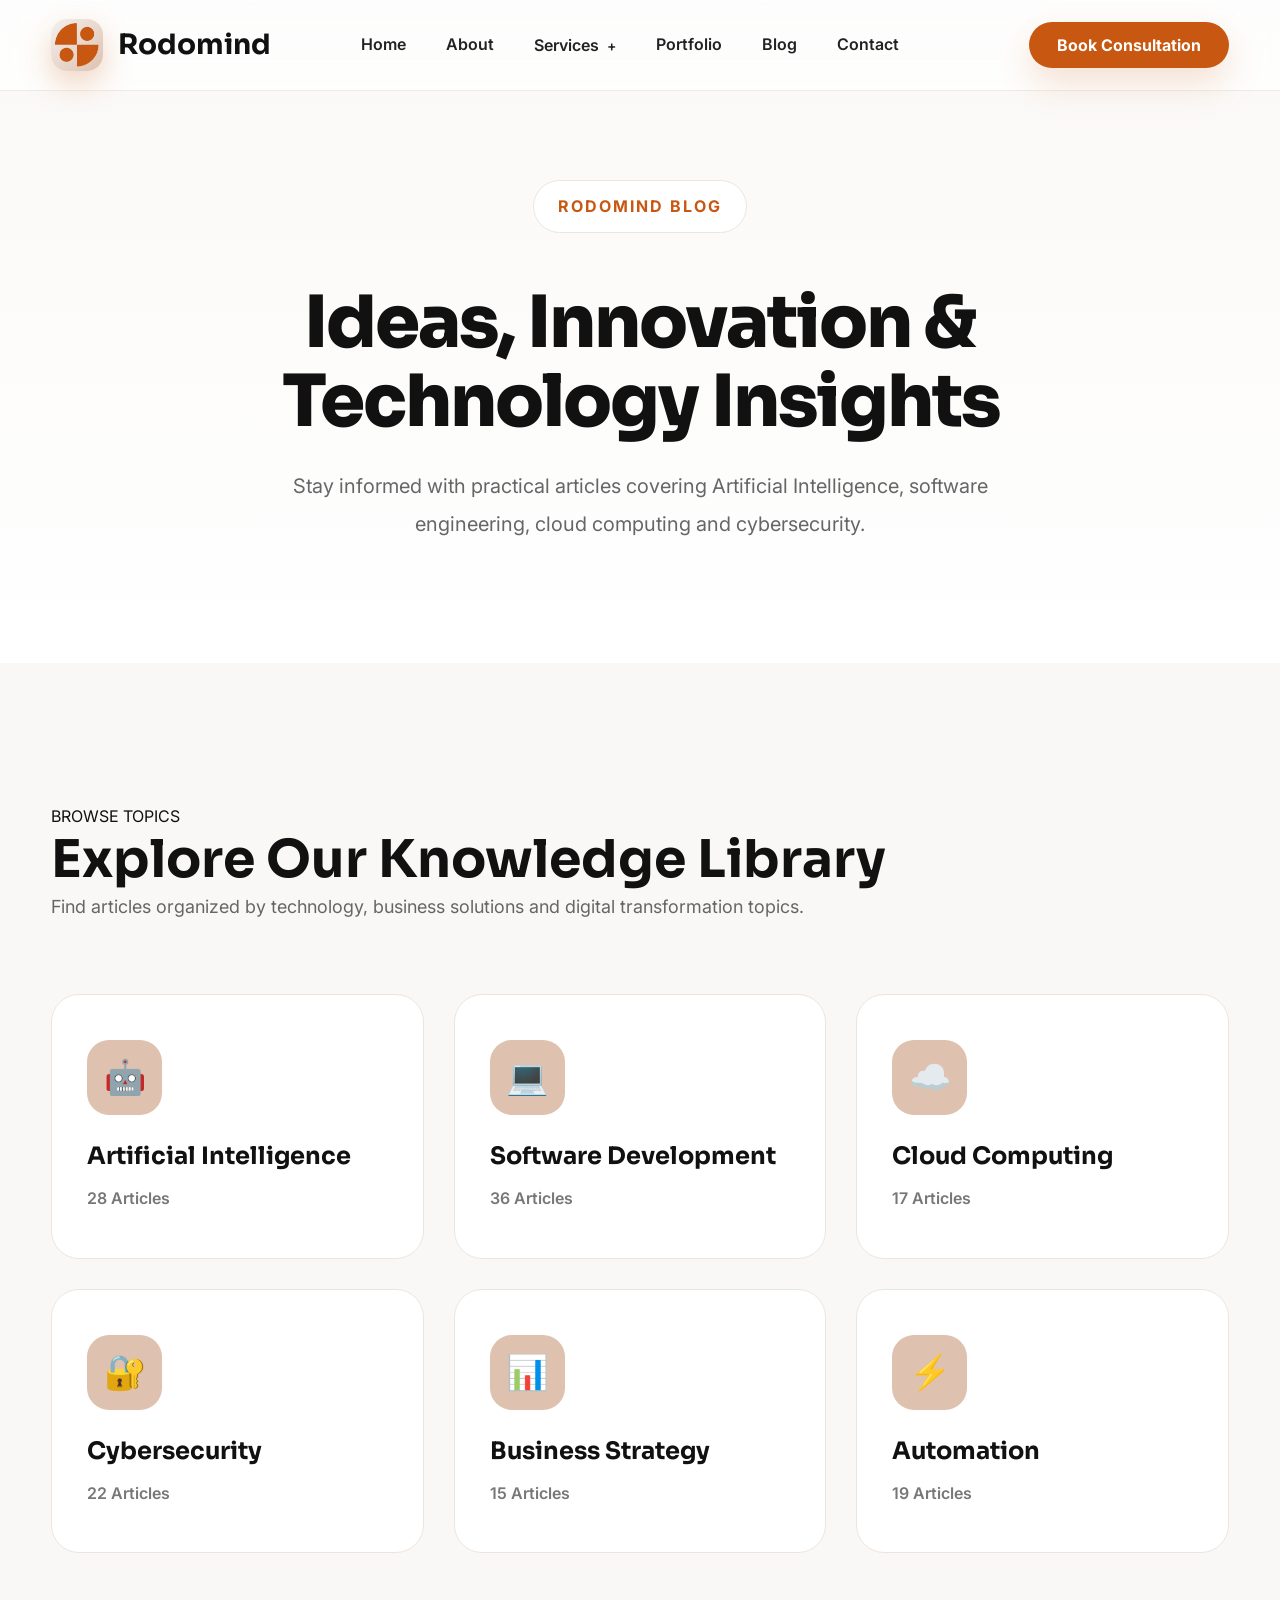
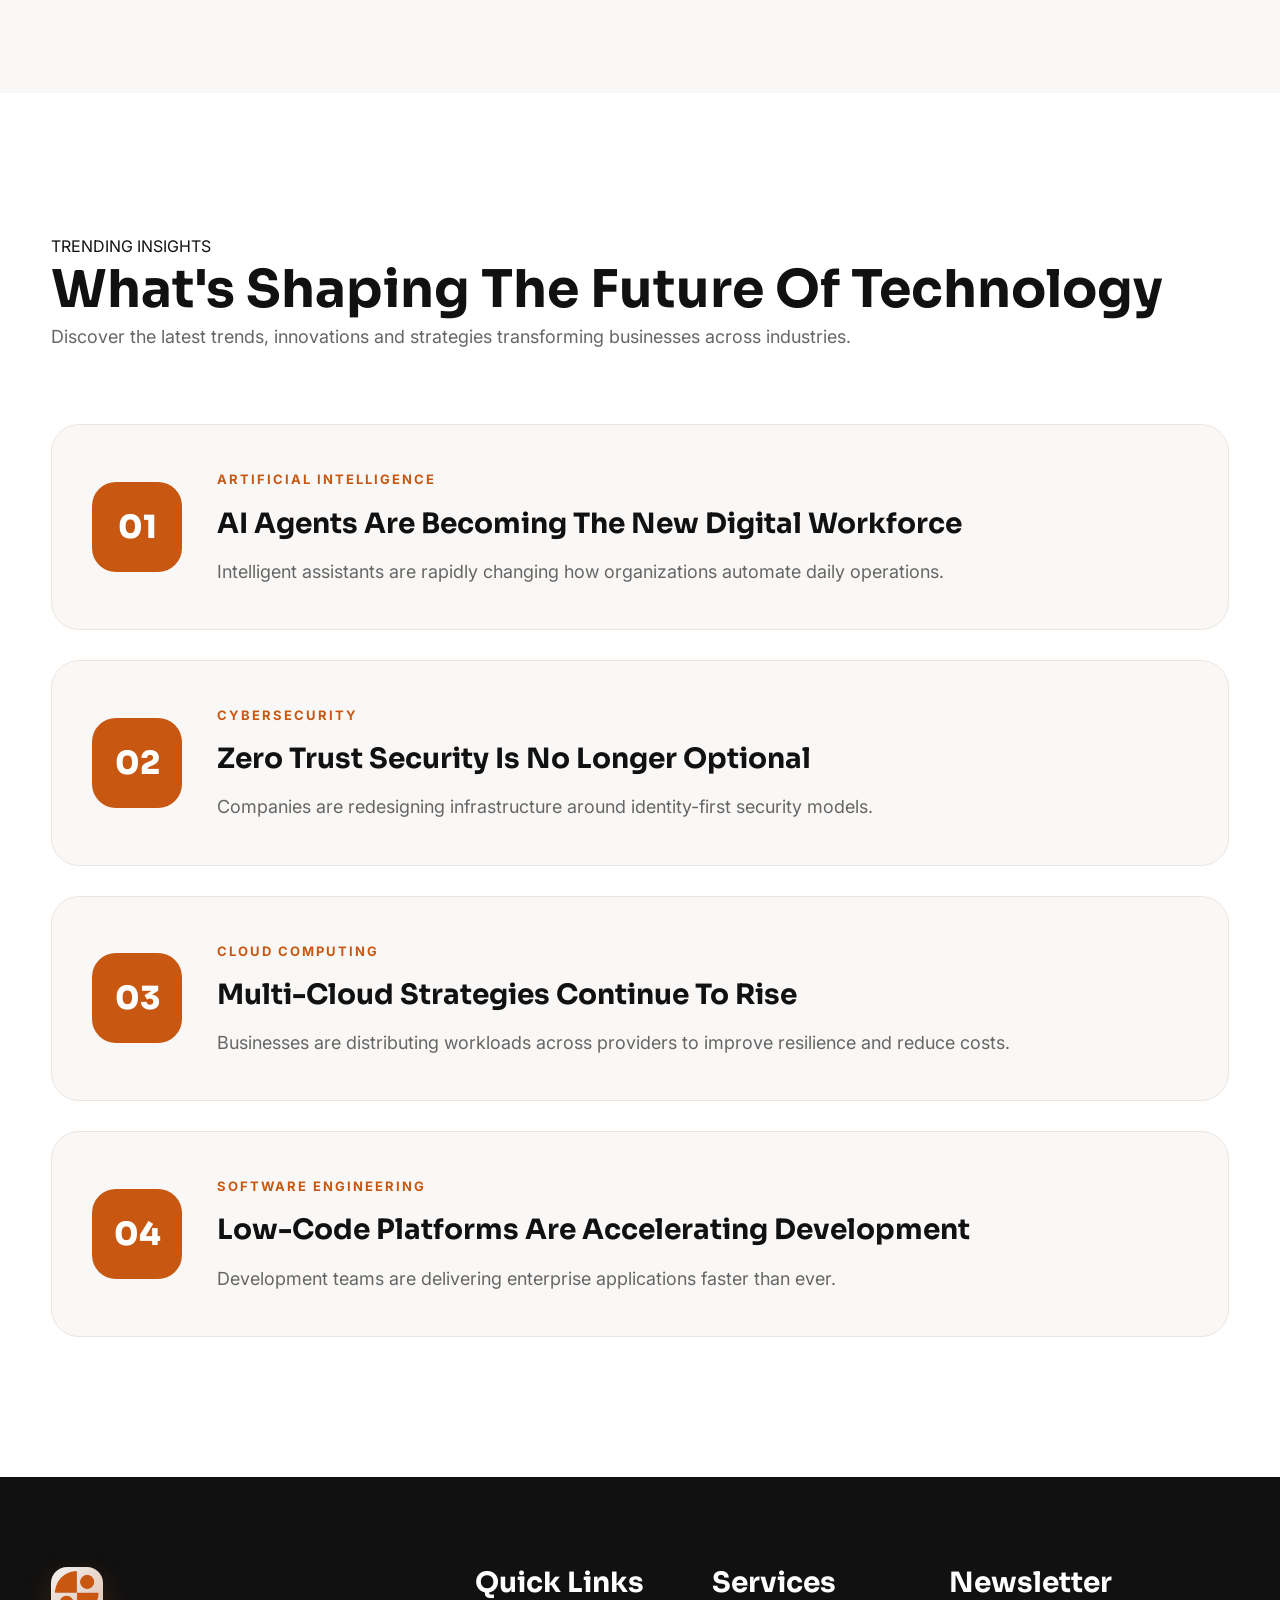
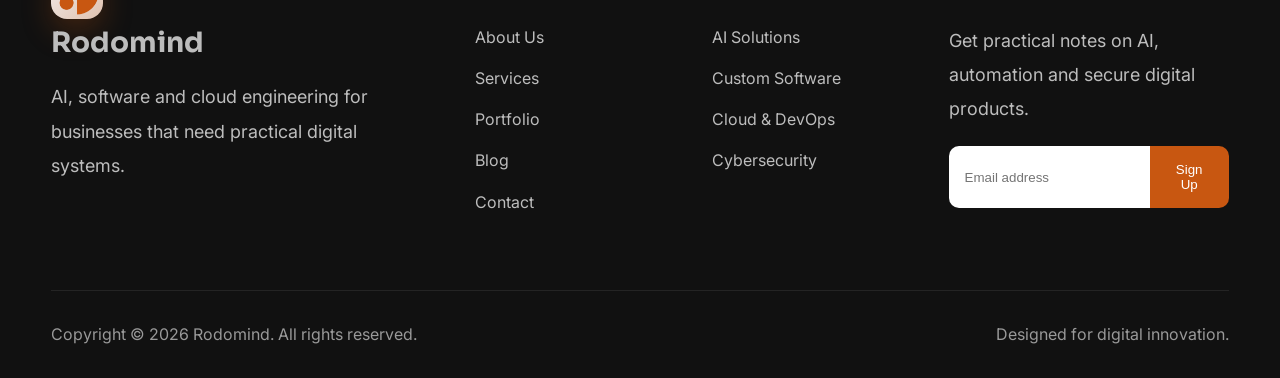
<file: blog.html>
<!DOCTYPE html>
<html lang="en">

<head>

    <meta charset="UTF-8">

    <meta name="viewport" content="width=device-width, initial-scale=1.0">

    <title>Blog | Rodomind</title>

    <meta name="description"
        content="Rodomind is a technology company delivering AI solutions, custom software development, cloud infrastructure, DevOps, cybersecurity, intelligent automation, enterprise applications, mobile apps, web platforms, digital transformation, and scalable business technology. We help startups, businesses, organizations, and enterprises build secure, innovative, and future-ready digital solutions powered by artificial intelligence and modern cloud technologies.">

    <meta name="keywords"
        content="Rodomind, AI solutions, Artificial Intelligence, Machine Learning, AI automation, AI chatbot development, software development company, custom software, web development, mobile app development, cloud computing, cloud infrastructure, DevOps, Kubernetes, Docker, cybersecurity, enterprise software, SaaS development, business automation, digital transformation, IT consulting, technology company, software engineering, AI consulting, cloud solutions, secure software development">

    <meta name="author" content="Rodomind">

    <meta name="robots" content="index, follow, max-image-preview:large, max-snippet:-1, max-video-preview:-1">

    <meta name="googlebot" content="index, follow">

    <meta name="revisit-after" content="7 days">

    <meta name="language" content="English">

    <meta name="distribution" content="global">

    <meta name="rating" content="general">

    <meta name="theme-color" content="#c85711">

    <meta name="application-name" content="Rodomind">

    <meta name="apple-mobile-web-app-capable" content="yes">

    <meta name="apple-mobile-web-app-status-bar-style" content="default">

    <meta name="apple-mobile-web-app-title" content="Rodomind">

    <meta name="mobile-web-app-capable" content="yes">

    <!-- Canonical -->

    <link rel="canonical" href="https://rodomind.com/">

    <!-- Favicon -->

    <link rel="icon" type="image/png" href="images/favicon.png">

    <link rel="shortcut icon" href="images/favicon.png">

    <!-- Open Graph -->

    <meta property="og:type" content="website">

    <meta property="og:site_name" content="Rodomind">

    <meta property="og:title" content="Rodomind | AI Solutions, Software Development, Cloud & Cybersecurity">

    <meta property="og:description"
        content="Build the future with Rodomind. We deliver AI-powered solutions, custom software, enterprise applications, cloud infrastructure, DevOps, cybersecurity, automation, and digital transformation services that help businesses innovate, scale, and stay secure.">

    <meta property="og:url" content="https://rodomind.com/">

    <meta property="og:image" content="https://rodomind.com/images/og-image.jpg">

    <meta property="og:image:width" content="1200">

    <meta property="og:image:height" content="630">

    <meta property="og:locale" content="en_US">

    <!-- Twitter -->

    <meta name="twitter:card" content="summary_large_image">

    <meta name="twitter:title" content="Rodomind | AI Solutions & Software Development">

    <meta name="twitter:description"
        content="Rodomind creates intelligent AI solutions, enterprise software, cloud platforms, DevOps infrastructure, cybersecurity solutions, mobile apps, web applications, and digital transformation services for modern businesses.">

    <meta name="twitter:image" content="https://rodomind.com/images/og-image.jpg">

    <!-- Performance -->

    <link rel="preconnect" href="https://fonts.googleapis.com">

    <link rel="preconnect" href="https://fonts.gstatic.com" crossorigin>

    <link rel="dns-prefetch" href="//fonts.googleapis.com">

    <link rel="dns-prefetch" href="//fonts.gstatic.com">

    <link
        href="https://fonts.googleapis.com/css2?family=Inter:wght@300;400;500;600;700;800&family=Sora:wght@400;500;600;700;800&display=swap"
        rel="stylesheet">

    <link rel="stylesheet" href="styles.css">

</head>

<body>

    <!--=========================
        HEADER
    ==========================-->

    <header>

        <nav class="navbar" aria-label="Main navigation">

            <div class="container nav-container">

                <a href="index.html" class="logo">

                    <span class="logo-icon"><img src="images/favicon.png" alt="Rodomind Logo"></span>

                    <span>Rodomind</span>

                </a>

                <button class="menu-toggle" id="menuToggle" aria-label="Toggle Menu" aria-expanded="false">

                    <span></span>
                    <span></span>
                    <span></span>

                </button>

                <ul class="nav-links" id="navLinks">

                    <li>
                        <a href="index.html">Home</a>
                    </li>

                    <li>
                        <a href="about.html" class="active">About</a>
                    </li>

                    <li class="dropdown">

                        <button class="dropdown-toggle">

                            Services

                            <span>+</span>

                        </button>

                        <ul class="dropdown-menu">

                            <li>
                                <a href="services.html#ai">AI Solutions</a>
                            </li>

                            <li>
                                <a href="services.html#software">Software Development</a>
                            </li>

                            <li>
                                <a href="services.html#cloud">Cloud Services</a>
                            </li>

                            <li>
                                <a href="services.html#security">Cybersecurity</a>
                            </li>

                        </ul>

                    </li>

                    <li>
                        <a href="portfolio.html">Portfolio</a>
                    </li>

                    <li>
                        <a href="blog.html">Blog</a>
                    </li>

                    <li>
                        <a href="contact.html">Contact</a>
                    </li>

                    <li>

                        <a href="contact.html" class="mobile-btn">

                            Book Consultation

                        </a>

                    </li>

                </ul>

                <a href="contact.html" class="nav-btn">

                    Book Consultation

                </a>

            </div>

        </nav>

    </header>


    <section class="blog-hero">

        <div class="container">

            <span class="hero-label">

                RODOMIND BLOG

            </span>

            <h1>

                Ideas, Innovation & Technology Insights

            </h1>

            <p>

                Stay informed with practical articles covering Artificial Intelligence,
                software engineering, cloud computing and cybersecurity.

            </p>

        </div>

    </section>

    <!--==================================
BLOG CATEGORIES
===================================-->

    <section class="blog-categories">

        <div class="container">

            <div class="section-title">

                <span>BROWSE TOPICS</span>

                <h2>Explore Our Knowledge Library</h2>

                <p>

                    Find articles organized by technology, business solutions and
                    digital transformation topics.

                </p>

            </div>

            <div class="category-grid">

                <a href="#" class="category-card">

                    <div class="category-icon">🤖</div>

                    <h3>Artificial Intelligence</h3>

                    <span>28 Articles</span>

                </a>

                <a href="#" class="category-card">

                    <div class="category-icon">💻</div>

                    <h3>Software Development</h3>

                    <span>36 Articles</span>

                </a>

                <a href="#" class="category-card">

                    <div class="category-icon">☁️</div>

                    <h3>Cloud Computing</h3>

                    <span>17 Articles</span>

                </a>

                <a href="#" class="category-card">

                    <div class="category-icon">🔐</div>

                    <h3>Cybersecurity</h3>

                    <span>22 Articles</span>

                </a>

                <a href="#" class="category-card">

                    <div class="category-icon">📊</div>

                    <h3>Business Strategy</h3>

                    <span>15 Articles</span>

                </a>

                <a href="#" class="category-card">

                    <div class="category-icon">⚡</div>

                    <h3>Automation</h3>

                    <span>19 Articles</span>

                </a>

            </div>

        </div>

    </section>

    <!--==================================
TRENDING INSIGHTS
===================================-->

    <section class="trending-section">

        <div class="container">

            <div class="section-title">

                <span>TRENDING INSIGHTS</span>

                <h2>What's Shaping The Future Of Technology</h2>

                <p>

                    Discover the latest trends, innovations and strategies
                    transforming businesses across industries.

                </p>

            </div>

            <div class="trending-grid">

                <article class="trend-card">

                    <div class="trend-number">01</div>

                    <div class="trend-content">

                        <span>Artificial Intelligence</span>

                        <h3>AI Agents Are Becoming The New Digital Workforce</h3>

                        <p>

                            Intelligent assistants are rapidly changing how
                            organizations automate daily operations.

                        </p>

                    </div>

                </article>

                <article class="trend-card">

                    <div class="trend-number">02</div>

                    <div class="trend-content">

                        <span>Cybersecurity</span>

                        <h3>Zero Trust Security Is No Longer Optional</h3>

                        <p>

                            Companies are redesigning infrastructure around
                            identity-first security models.

                        </p>

                    </div>

                </article>

                <article class="trend-card">

                    <div class="trend-number">03</div>

                    <div class="trend-content">

                        <span>Cloud Computing</span>

                        <h3>Multi-Cloud Strategies Continue To Rise</h3>

                        <p>

                            Businesses are distributing workloads across providers
                            to improve resilience and reduce costs.

                        </p>

                    </div>

                </article>

                <article class="trend-card">

                    <div class="trend-number">04</div>

                    <div class="trend-content">

                        <span>Software Engineering</span>

                        <h3>Low-Code Platforms Are Accelerating Development</h3>

                        <p>

                            Development teams are delivering enterprise
                            applications faster than ever.

                        </p>

                    </div>

                </article>

            </div>

        </div>

    </section>


    <footer class="site-footer">
        <div class="container footer-grid">
            <div>
                <a href="index.html" class="logo footer-logo"><span class="logo-icon"><img src="images/favicon.png"
                            alt="Rodomind Logo"></span><span>Rodomind</span></a>
                <p>AI, software and cloud engineering for businesses that need practical digital systems.</p>
            </div>
            <div>
                <h3>Quick Links</h3>
                <a href="about.html">About Us</a>
                <a href="services.html">Services</a>
                <a href="portfolio.html">Portfolio</a>
                <a href="blog.html">Blog</a>
                <a href="contact.html">Contact</a>
            </div>
            <div>
                <h3>Services</h3>
                <a href="services.html#ai">AI Solutions</a>
                <a href="services.html#software">Custom Software</a>
                <a href="services.html#cloud">Cloud & DevOps</a>
                <a href="services.html#security">Cybersecurity</a>
            </div>
            <div>
                <h3>Newsletter</h3>
                <p>Get practical notes on AI, automation and secure digital products.</p>
                <form class="newsletter">
                    <input type="email" placeholder="Email address" aria-label="Email address">
                    <button type="submit">Sign Up</button>
                </form>
            </div>
        </div>
        <div class="container footer-bottom">
            <span>Copyright © 2026 Rodomind. All rights reserved.</span>
            <span>Designed for digital innovation.</span>
        </div>
    </footer>

    <script>
        const menuToggle = document.getElementById("menuToggle");
        const navLinks = document.getElementById("navLinks");
        const dropdownToggles = document.querySelectorAll(".dropdown-toggle");

        menuToggle.addEventListener("click", () => {
            const isOpen = navLinks.classList.toggle("active");
            menuToggle.classList.toggle("open", isOpen);
            menuToggle.setAttribute("aria-expanded", String(isOpen));
        });

        dropdownToggles.forEach((toggle) => {
            toggle.addEventListener("click", (event) => {
                event.stopPropagation();
                const dropdown = toggle.closest(".dropdown");
                const isOpen = dropdown.classList.toggle("open");
                toggle.setAttribute("aria-expanded", String(isOpen));
            });
        });

        document.addEventListener("click", (event) => {
            if (!event.target.closest(".dropdown")) {
                document.querySelectorAll(".dropdown.open").forEach((dropdown) => {
                    dropdown.classList.remove("open");
                    dropdown.querySelector(".dropdown-toggle").setAttribute("aria-expanded", "false");
                });
            }
        });
    </script>
</body>

</html>
</file>
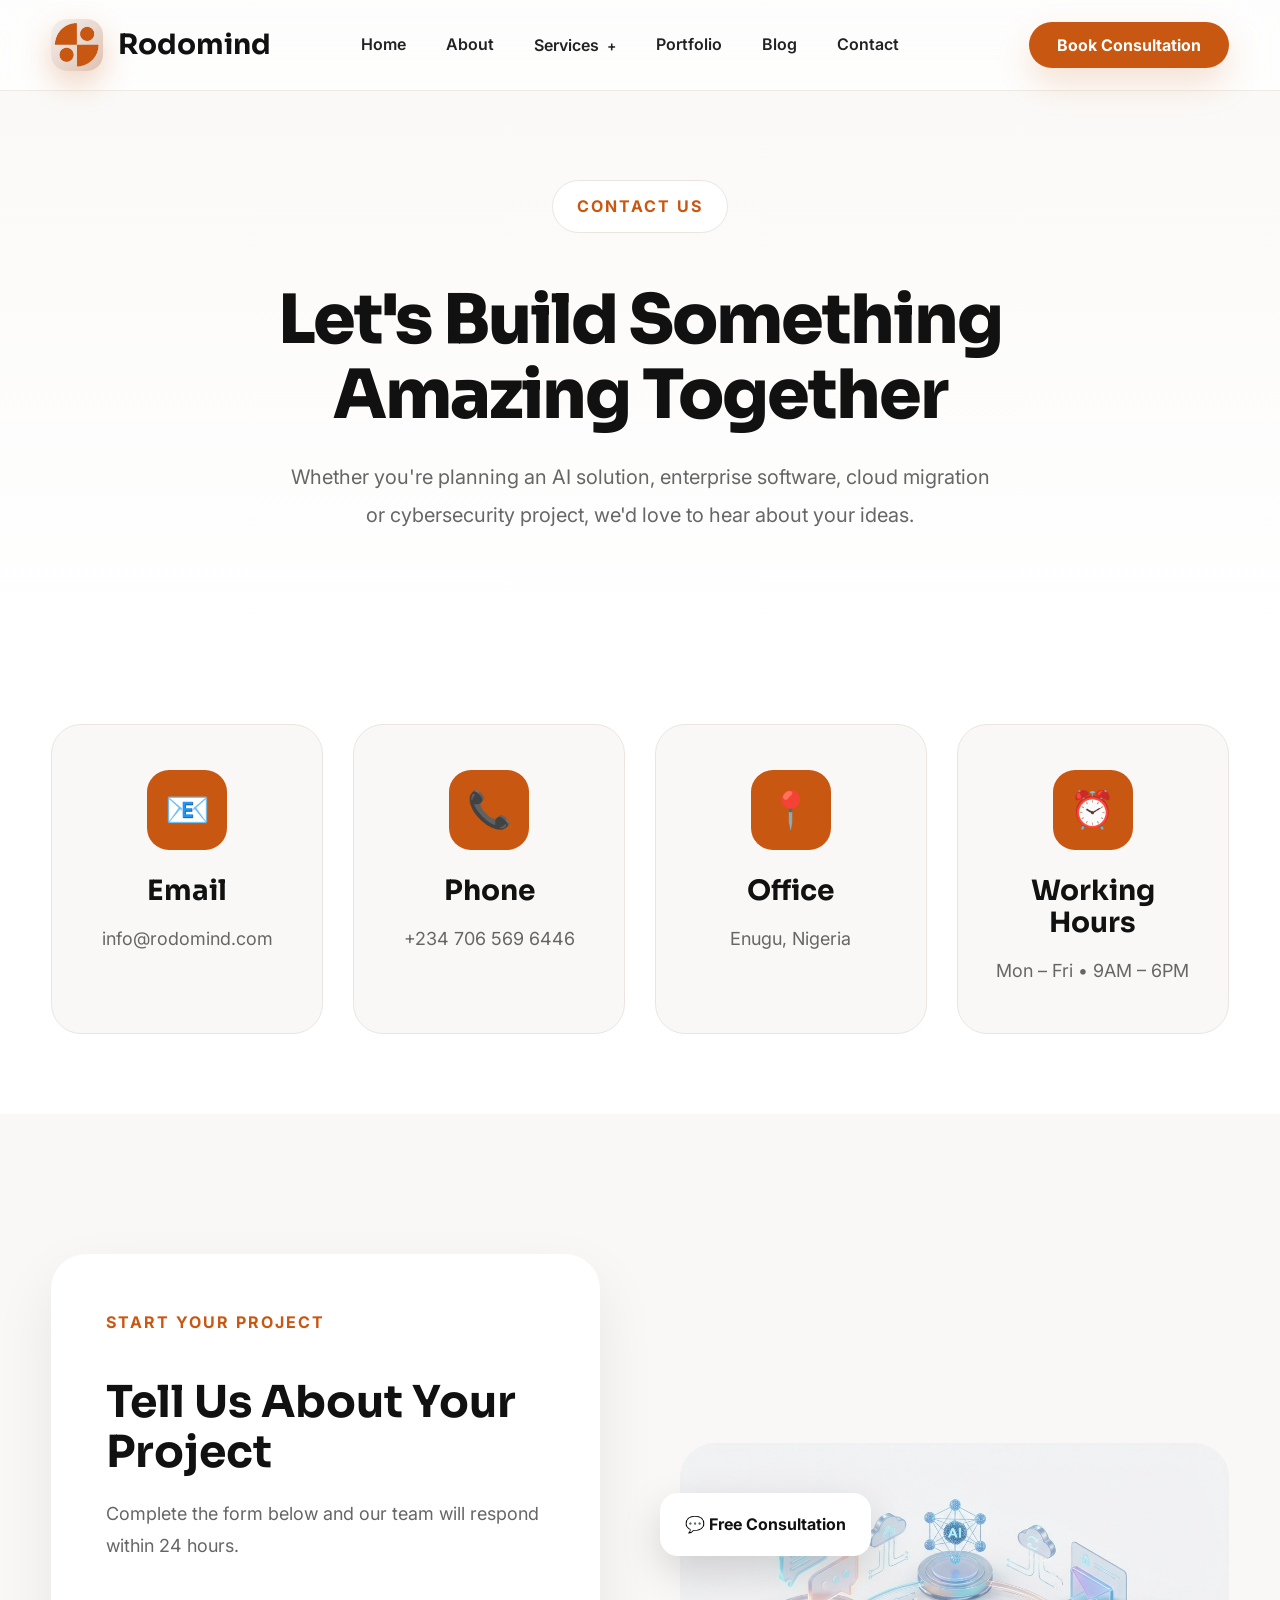
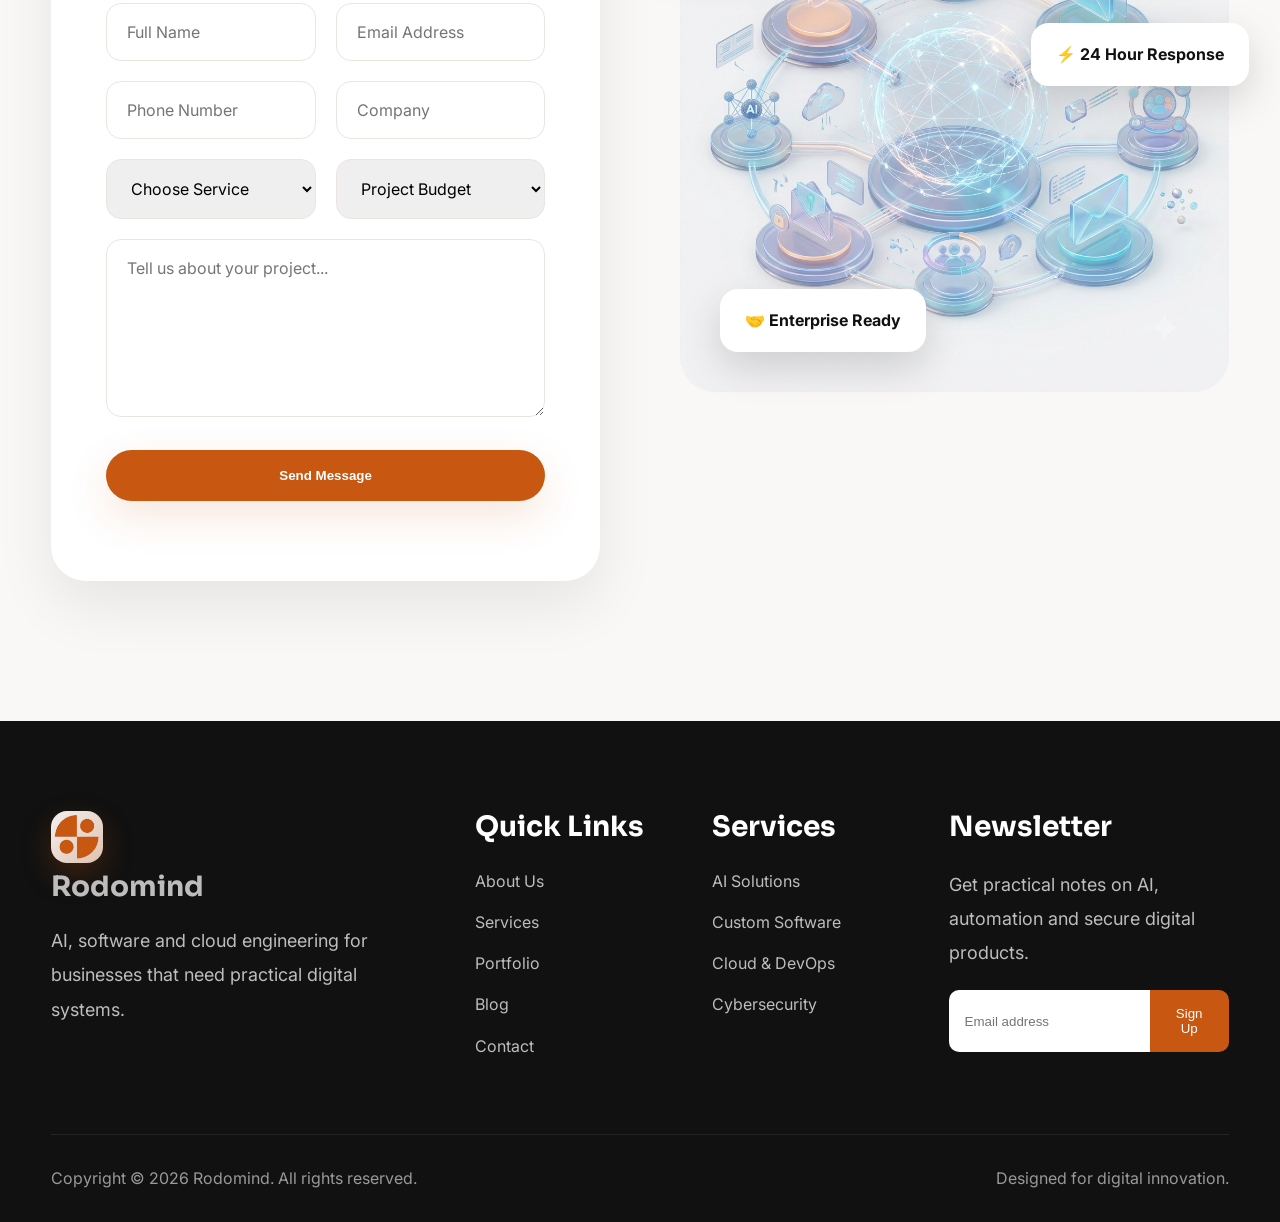
<file: contact.html>
<!DOCTYPE html>
<html lang="en">

<head>

    <meta charset="UTF-8">

    <meta name="viewport" content="width=device-width, initial-scale=1.0">

    <title>Services | Rodomind</title>

    <meta name="description"
        content="Rodomind is a technology company delivering AI solutions, custom software development, cloud infrastructure, DevOps, cybersecurity, intelligent automation, enterprise applications, mobile apps, web platforms, digital transformation, and scalable business technology. We help startups, businesses, organizations, and enterprises build secure, innovative, and future-ready digital solutions powered by artificial intelligence and modern cloud technologies.">

    <meta name="keywords"
        content="Rodomind, AI solutions, Artificial Intelligence, Machine Learning, AI automation, AI chatbot development, software development company, custom software, web development, mobile app development, cloud computing, cloud infrastructure, DevOps, Kubernetes, Docker, cybersecurity, enterprise software, SaaS development, business automation, digital transformation, IT consulting, technology company, software engineering, AI consulting, cloud solutions, secure software development">

    <meta name="author" content="Rodomind">

    <meta name="robots" content="index, follow, max-image-preview:large, max-snippet:-1, max-video-preview:-1">

    <meta name="googlebot" content="index, follow">

    <meta name="revisit-after" content="7 days">

    <meta name="language" content="English">

    <meta name="distribution" content="global">

    <meta name="rating" content="general">

    <meta name="theme-color" content="#c85711">

    <meta name="application-name" content="Rodomind">

    <meta name="apple-mobile-web-app-capable" content="yes">

    <meta name="apple-mobile-web-app-status-bar-style" content="default">

    <meta name="apple-mobile-web-app-title" content="Rodomind">

    <meta name="mobile-web-app-capable" content="yes">

    <!-- Canonical -->

    <link rel="canonical" href="https://rodomind.com/">

    <!-- Favicon -->

    <link rel="icon" type="image/png" href="images/favicon.png">

    <link rel="shortcut icon" href="images/favicon.png">

    <!-- Open Graph -->

    <meta property="og:type" content="website">

    <meta property="og:site_name" content="Rodomind">

    <meta property="og:title" content="Rodomind | AI Solutions, Software Development, Cloud & Cybersecurity">

    <meta property="og:description"
        content="Build the future with Rodomind. We deliver AI-powered solutions, custom software, enterprise applications, cloud infrastructure, DevOps, cybersecurity, automation, and digital transformation services that help businesses innovate, scale, and stay secure.">

    <meta property="og:url" content="https://rodomind.com/">

    <meta property="og:image" content="https://rodomind.com/images/og-image.jpg">

    <meta property="og:image:width" content="1200">

    <meta property="og:image:height" content="630">

    <meta property="og:locale" content="en_US">

    <!-- Twitter -->

    <meta name="twitter:card" content="summary_large_image">

    <meta name="twitter:title" content="Rodomind | AI Solutions & Software Development">

    <meta name="twitter:description"
        content="Rodomind creates intelligent AI solutions, enterprise software, cloud platforms, DevOps infrastructure, cybersecurity solutions, mobile apps, web applications, and digital transformation services for modern businesses.">

    <meta name="twitter:image" content="https://rodomind.com/images/og-image.jpg">

    <!-- Performance -->

    <link rel="preconnect" href="https://fonts.googleapis.com">

    <link rel="preconnect" href="https://fonts.gstatic.com" crossorigin>

    <link rel="dns-prefetch" href="//fonts.googleapis.com">

    <link rel="dns-prefetch" href="//fonts.gstatic.com">

    <link
        href="https://fonts.googleapis.com/css2?family=Inter:wght@300;400;500;600;700;800&family=Sora:wght@400;500;600;700;800&display=swap"
        rel="stylesheet">

    <link rel="stylesheet" href="styles.css">

</head>
<script>

    const form = document.getElementById("contactForm");

    form.addEventListener("submit", async function (e) {

        e.preventDefault();

        const btn = document.getElementById("sendBtn");

        const msg = document.getElementById("responseMessage");

        btn.disabled = true;

        btn.innerHTML = "Sending...";

        const data = new FormData(form);

        try {

            const response = await fetch("send_mail.php", {

                method: "POST",

                body: data

            });

            const result = await response.text();

            msg.innerHTML = result;

            msg.style.color = "green";

            form.reset();

        } catch (error) {

            msg.innerHTML = "Unable to send message.";

            msg.style.color = "red";

        }

        btn.disabled = false;

        btn.innerHTML = "Send Message";

    });

</script>

<body>

    <!--=========================
        HEADER
    ==========================-->

    <header>

        <nav class="navbar" aria-label="Main navigation">

            <div class="container nav-container">

                <a href="index.html" class="logo">

                    <span class="logo-icon"><img src="images/favicon.png" alt="Rodomind Logo"></span>

                    <span>Rodomind</span>

                </a>

                <button class="menu-toggle" id="menuToggle" aria-label="Toggle Menu" aria-expanded="false">

                    <span></span>
                    <span></span>
                    <span></span>

                </button>

                <ul class="nav-links" id="navLinks">

                    <li>
                        <a href="index.html">Home</a>
                    </li>

                    <li>
                        <a href="about.html" class="active">About</a>
                    </li>

                    <li class="dropdown">

                        <button class="dropdown-toggle">

                            Services

                            <span>+</span>

                        </button>

                        <ul class="dropdown-menu">

                            <li>
                                <a href="services.html#ai">AI Solutions</a>
                            </li>

                            <li>
                                <a href="services.html#software">Software Development</a>
                            </li>

                            <li>
                                <a href="services.html#cloud">Cloud Services</a>
                            </li>

                            <li>
                                <a href="services.html#security">Cybersecurity</a>
                            </li>

                        </ul>

                    </li>

                    <li>
                        <a href="portfolio.html">Portfolio</a>
                    </li>

                    <li>
                        <a href="blog.html">Blog</a>
                    </li>

                    <li>
                        <a href="contact.html">Contact</a>
                    </li>

                    <li>

                        <a href="contact.html" class="mobile-btn">

                            Book Consultation

                        </a>

                    </li>

                </ul>

                <a href="contact.html" class="nav-btn">

                    Book Consultation

                </a>

            </div>

        </nav>

    </header>



    <section class="contact-hero">

        <div class="container">

            <span class="hero-label">

                CONTACT US

            </span>

            <h1>

                Let's Build Something Amazing Together

            </h1>

            <p>

                Whether you're planning an AI solution, enterprise software,
                cloud migration or cybersecurity project,
                we'd love to hear about your ideas.

            </p>

        </div>

    </section>



    <!--==========================
CONTACT INFORMATION
===========================-->

    <section class="contact-cards">

        <div class="container cards-grid">

            <div class="contact-card">

                <div class="contact-icon">

                    📧

                </div>

                <h3>Email</h3>

                <p>info@rodomind.com</p>

            </div>

            <div class="contact-card">

                <div class="contact-icon">

                    📞

                </div>

                <h3>Phone</h3>

                <p>+234 706 569 6446</p>

            </div>

            <div class="contact-card">

                <div class="contact-icon">

                    📍

                </div>

                <h3>Office</h3>

                <p>Enugu, Nigeria</p>

            </div>

            <div class="contact-card">

                <div class="contact-icon">

                    ⏰

                </div>

                <h3>Working Hours</h3>

                <p>Mon – Fri • 9AM – 6PM</p>

            </div>

        </div>

    </section>

    <!--==================================
CONTACT FORM
===================================-->

    <section class="contact-form-section">

        <div class="container contact-grid">

            <div class="contact-form-wrapper">

                <span class="section-tag">

                    START YOUR PROJECT

                </span>

                <h2>

                    Tell Us About Your Project

                </h2>

                <p>

                    Complete the form below and our team will respond within
                    24 hours.

                </p>

                <form id="contactForm">

                    <div class="form-row">

                        <input type="text" name="name" placeholder="Full Name" required>

                        <input type="email" name="email" placeholder="Email Address" required>

                    </div>

                    <div class="form-row">

                        <input type="text" name="phone" placeholder="Phone Number">

                        <input type="text" name="company" placeholder="Company">

                    </div>

                    <div class="form-row">

                        <select name="service">

                            <option value="">Choose Service</option>

                            <option>AI Solutions</option>

                            <option>Custom Software</option>

                            <option>Cloud & DevOps</option>

                            <option>Cybersecurity</option>

                        </select>

                        <select name="budget">

                            <option value="">Project Budget</option>

                            <option>$1,000 - $5,000</option>

                            <option>$5,000 - $20,000</option>

                            <option>$20,000+</option>

                        </select>

                    </div>

                    <textarea name="message" rows="7" placeholder="Tell us about your project..." required></textarea>

                    <button id="sendBtn" class="btn-primary">

                        Send Message

                    </button>

                </form>

                <div id="responseMessage"></div>

            </div>



            <div class="contact-image">

                <img src="images/contact-image.png" alt="Rodomind">

                <div class="contact-floating one">

                    💬 Free Consultation

                </div>

                <div class="contact-floating two">

                    ⚡ 24 Hour Response

                </div>

                <div class="contact-floating three">

                    🤝 Enterprise Ready

                </div>

            </div>

        </div>

    </section>

    <footer class="site-footer">
        <div class="container footer-grid">
            <div>
                <a href="index.html" class="logo footer-logo"><span class="logo-icon"><img src="images/favicon.png"
                            alt="Rodomind Logo"></span><span>Rodomind</span></a>
                <p>AI, software and cloud engineering for businesses that need practical digital systems.</p>
            </div>
            <div>
                <h3>Quick Links</h3>
                <a href="about.html">About Us</a>
                <a href="services.html">Services</a>
                <a href="portfolio.html">Portfolio</a>
                <a href="blog.html">Blog</a>
                <a href="contact.html">Contact</a>
            </div>
            <div>
                <h3>Services</h3>
                <a href="services.html#ai">AI Solutions</a>
                <a href="services.html#software">Custom Software</a>
                <a href="services.html#cloud">Cloud & DevOps</a>
                <a href="services.html#security">Cybersecurity</a>
            </div>
            <div>
                <h3>Newsletter</h3>
                <p>Get practical notes on AI, automation and secure digital products.</p>
                <form class="newsletter">
                    <input type="email" placeholder="Email address" aria-label="Email address">
                    <button type="submit">Sign Up</button>
                </form>
            </div>
        </div>
        <div class="container footer-bottom">
            <span>Copyright © 2026 Rodomind. All rights reserved.</span>
            <span>Designed for digital innovation.</span>
        </div>
    </footer>

    <script>
        const menuToggle = document.getElementById("menuToggle");
        const navLinks = document.getElementById("navLinks");
        const dropdownToggles = document.querySelectorAll(".dropdown-toggle");

        menuToggle.addEventListener("click", () => {
            const isOpen = navLinks.classList.toggle("active");
            menuToggle.classList.toggle("open", isOpen);
            menuToggle.setAttribute("aria-expanded", String(isOpen));
        });

        dropdownToggles.forEach((toggle) => {
            toggle.addEventListener("click", (event) => {
                event.stopPropagation();
                const dropdown = toggle.closest(".dropdown");
                const isOpen = dropdown.classList.toggle("open");
                toggle.setAttribute("aria-expanded", String(isOpen));
            });
        });

        document.addEventListener("click", (event) => {
            if (!event.target.closest(".dropdown")) {
                document.querySelectorAll(".dropdown.open").forEach((dropdown) => {
                    dropdown.classList.remove("open");
                    dropdown.querySelector(".dropdown-toggle").setAttribute("aria-expanded", "false");
                });
            }
        });
    </script>
</body>

</html>
</file>
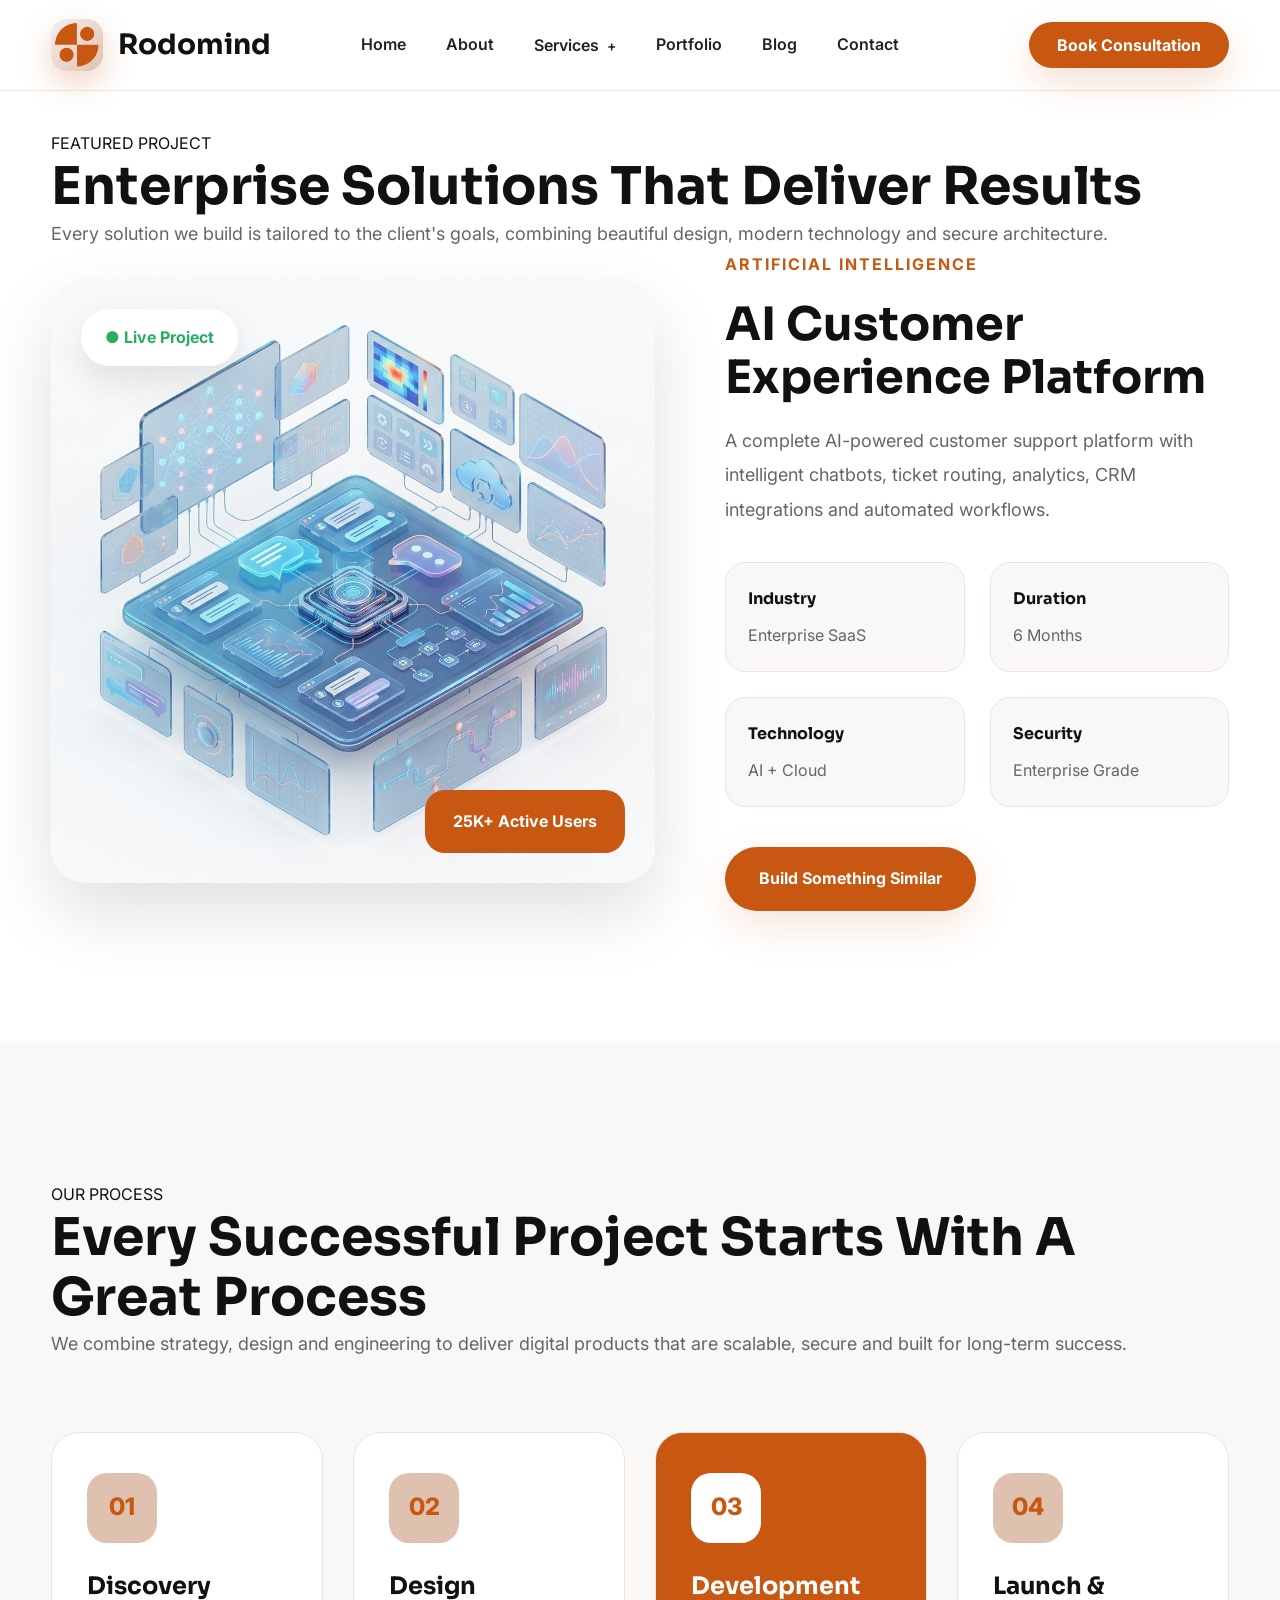
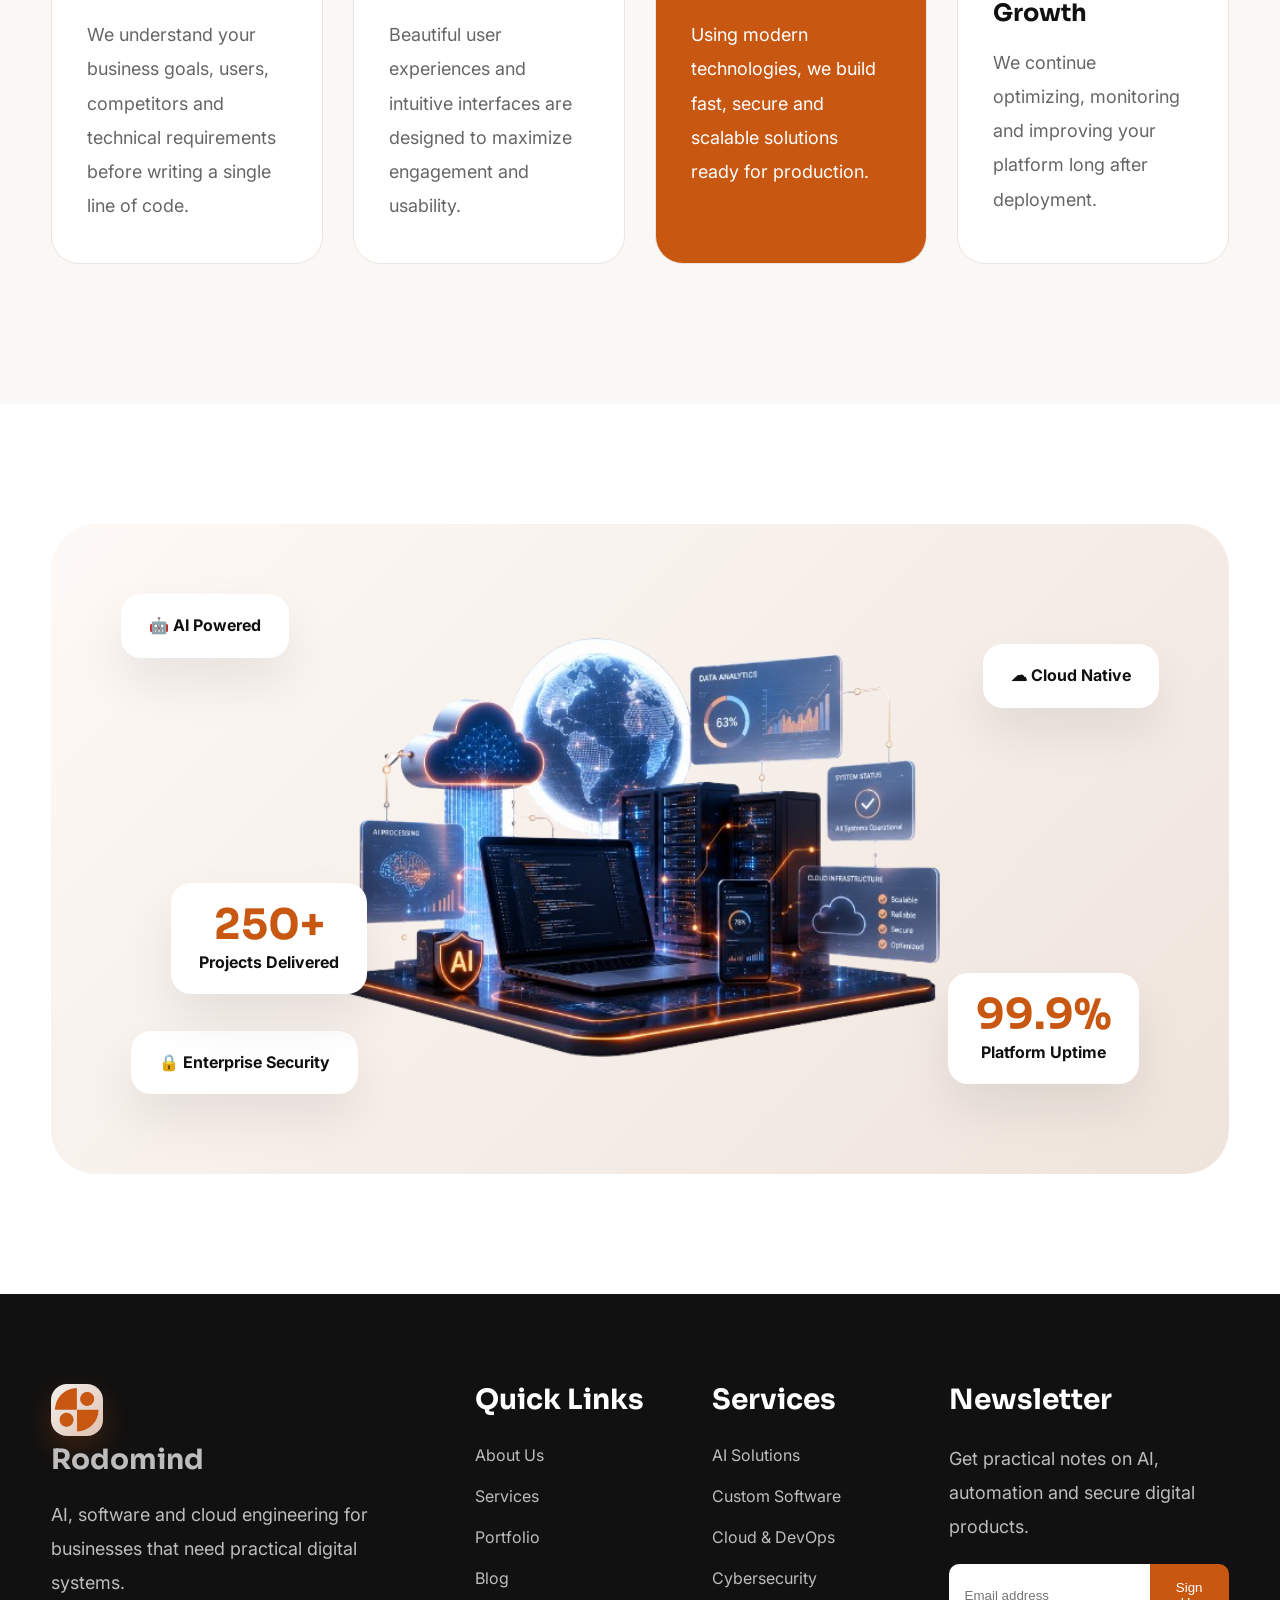
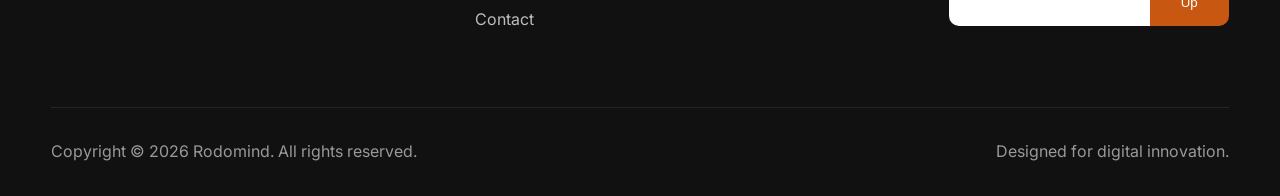
<file: portfolio.html>
<!DOCTYPE html>
<html lang="en">

<head>

    <meta charset="UTF-8">

    <meta name="viewport" content="width=device-width, initial-scale=1.0">

    <title>Services | Rodomind</title>

    <meta name="description"
        content="Rodomind is a technology company delivering AI solutions, custom software development, cloud infrastructure, DevOps, cybersecurity, intelligent automation, enterprise applications, mobile apps, web platforms, digital transformation, and scalable business technology. We help startups, businesses, organizations, and enterprises build secure, innovative, and future-ready digital solutions powered by artificial intelligence and modern cloud technologies.">

    <meta name="keywords"
        content="Rodomind, AI solutions, Artificial Intelligence, Machine Learning, AI automation, AI chatbot development, software development company, custom software, web development, mobile app development, cloud computing, cloud infrastructure, DevOps, Kubernetes, Docker, cybersecurity, enterprise software, SaaS development, business automation, digital transformation, IT consulting, technology company, software engineering, AI consulting, cloud solutions, secure software development">

    <meta name="author" content="Rodomind">

    <meta name="robots" content="index, follow, max-image-preview:large, max-snippet:-1, max-video-preview:-1">

    <meta name="googlebot" content="index, follow">

    <meta name="revisit-after" content="7 days">

    <meta name="language" content="English">

    <meta name="distribution" content="global">

    <meta name="rating" content="general">

    <meta name="theme-color" content="#c85711">

    <meta name="application-name" content="Rodomind">

    <meta name="apple-mobile-web-app-capable" content="yes">

    <meta name="apple-mobile-web-app-status-bar-style" content="default">

    <meta name="apple-mobile-web-app-title" content="Rodomind">

    <meta name="mobile-web-app-capable" content="yes">

    <!-- Canonical -->

    <link rel="canonical" href="https://rodomind.com/">

    <!-- Favicon -->

    <link rel="icon" type="image/png" href="images/favicon.png">

    <link rel="shortcut icon" href="images/favicon.png">

    <!-- Open Graph -->

    <meta property="og:type" content="website">

    <meta property="og:site_name" content="Rodomind">

    <meta property="og:title" content="Rodomind | AI Solutions, Software Development, Cloud & Cybersecurity">

    <meta property="og:description"
        content="Build the future with Rodomind. We deliver AI-powered solutions, custom software, enterprise applications, cloud infrastructure, DevOps, cybersecurity, automation, and digital transformation services that help businesses innovate, scale, and stay secure.">

    <meta property="og:url" content="https://rodomind.com/">

    <meta property="og:image" content="https://rodomind.com/images/og-image.jpg">

    <meta property="og:image:width" content="1200">

    <meta property="og:image:height" content="630">

    <meta property="og:locale" content="en_US">

    <!-- Twitter -->

    <meta name="twitter:card" content="summary_large_image">

    <meta name="twitter:title" content="Rodomind | AI Solutions & Software Development">

    <meta name="twitter:description"
        content="Rodomind creates intelligent AI solutions, enterprise software, cloud platforms, DevOps infrastructure, cybersecurity solutions, mobile apps, web applications, and digital transformation services for modern businesses.">

    <meta name="twitter:image" content="https://rodomind.com/images/og-image.jpg">

    <!-- Performance -->

    <link rel="preconnect" href="https://fonts.googleapis.com">

    <link rel="preconnect" href="https://fonts.gstatic.com" crossorigin>

    <link rel="dns-prefetch" href="//fonts.googleapis.com">

    <link rel="dns-prefetch" href="//fonts.gstatic.com">

    <link
        href="https://fonts.googleapis.com/css2?family=Inter:wght@300;400;500;600;700;800&family=Sora:wght@400;500;600;700;800&display=swap"
        rel="stylesheet">

    <link rel="stylesheet" href="styles.css">

</head>

<body>

    <!--=========================
        HEADER
    ==========================-->

    <header>

        <nav class="navbar" aria-label="Main navigation">

            <div class="container nav-container">

                <a href="index.html" class="logo">

                    <span class="logo-icon"><img src="images/favicon.png" alt="Rodomind Logo"></span>

                    <span>Rodomind</span>

                </a>

                <button class="menu-toggle" id="menuToggle" aria-label="Toggle Menu" aria-expanded="false">

                    <span></span>
                    <span></span>
                    <span></span>

                </button>

                <ul class="nav-links" id="navLinks">

                    <li>
                        <a href="index.html">Home</a>
                    </li>

                    <li>
                        <a href="about.html" class="active">About</a>
                    </li>

                    <li class="dropdown">

                        <button class="dropdown-toggle">

                            Services

                            <span>+</span>

                        </button>

                        <ul class="dropdown-menu">

                            <li>
                                <a href="services.html#ai">AI Solutions</a>
                            </li>

                            <li>
                                <a href="services.html#software">Software Development</a>
                            </li>

                            <li>
                                <a href="services.html#cloud">Cloud Services</a>
                            </li>

                            <li>
                                <a href="services.html#security">Cybersecurity</a>
                            </li>

                        </ul>

                    </li>

                    <li>
                        <a href="portfolio.html">Portfolio</a>
                    </li>

                    <li>
                        <a href="blog.html">Blog</a>
                    </li>

                    <li>
                        <a href="contact.html">Contact</a>
                    </li>

                    <li>

                        <a href="contact.html" class="mobile-btn">

                            Book Consultation

                        </a>

                    </li>

                </ul>

                <a href="contact.html" class="nav-btn">

                    Book Consultation

                </a>

            </div>

        </nav>

    </header>

    <!--==================================
FEATURED PROJECT
===================================-->

    <section class="featured-project" id="projects">

        <div class="container">

            <div class="section-title">

                <span>FEATURED PROJECT</span>

                <h2>Enterprise Solutions That Deliver Results</h2>

                <p>
                    Every solution we build is tailored to the client's goals,
                    combining beautiful design, modern technology and secure
                    architecture.
                </p>

            </div>

            <div class="featured-grid">

                <div class="featured-image">

                    <img src="images/project-featured-1.png" alt="Featured Project">

                    <div class="project-status">

                        ● Live Project

                    </div>

                    <div class="project-users">

                        25K+ Active Users

                    </div>

                </div>

                <div class="featured-content">

                    <span class="project-category">

                        Artificial Intelligence

                    </span>

                    <h3>

                        AI Customer Experience Platform

                    </h3>

                    <p>

                        A complete AI-powered customer support platform with
                        intelligent chatbots, ticket routing, analytics,
                        CRM integrations and automated workflows.

                    </p>

                    <div class="project-highlights">

                        <div>

                            <strong>Industry</strong>

                            <span>Enterprise SaaS</span>

                        </div>

                        <div>

                            <strong>Duration</strong>

                            <span>6 Months</span>

                        </div>

                        <div>

                            <strong>Technology</strong>

                            <span>AI + Cloud</span>

                        </div>

                        <div>

                            <strong>Security</strong>

                            <span>Enterprise Grade</span>

                        </div>

                    </div>

                    <a href="contact.html" class="btn-primary">

                        Build Something Similar

                    </a>

                </div>

            </div>

        </div>

    </section>

    <!--==================================
OUR APPROACH
===================================-->

    <section class="portfolio-process">

        <div class="container">

            <div class="section-title">

                <span>OUR PROCESS</span>

                <h2>Every Successful Project Starts With A Great Process</h2>

                <p>

                    We combine strategy, design and engineering to deliver digital
                    products that are scalable, secure and built for long-term success.

                </p>

            </div>

            <div class="process-grid">

                <div class="process-card">

                    <div class="process-number">01</div>

                    <h3>Discovery</h3>

                    <p>

                        We understand your business goals, users, competitors and
                        technical requirements before writing a single line of code.

                    </p>

                </div>

                <div class="process-card">

                    <div class="process-number">02</div>

                    <h3>Design</h3>

                    <p>

                        Beautiful user experiences and intuitive interfaces are
                        designed to maximize engagement and usability.

                    </p>

                </div>

                <div class="process-card active">

                    <div class="process-number">03</div>

                    <h3>Development</h3>

                    <p>

                        Using modern technologies, we build fast, secure and scalable
                        solutions ready for production.

                    </p>

                </div>

                <div class="process-card">

                    <div class="process-number">04</div>

                    <h3>Launch & Growth</h3>

                    <p>

                        We continue optimizing, monitoring and improving your
                        platform long after deployment.

                    </p>

                </div>

            </div>

        </div>

    </section>

    <!--==================================
SHOWCASE
===================================-->

    <section class="section showcase">

        <div class="container">

            <div class="showcase-box">

                <div class="floating tag-one">

                    🤖 AI Powered

                </div>

                <div class="floating tag-two">

                    ☁ Cloud Native

                </div>

                <div class="floating tag-three">

                    🔒 Enterprise Security

                </div>

                <div class="floating stat-box">

                    <h3>99.9%</h3>

                    <span>Platform Uptime</span>

                </div>

                <div class="floating users-box">

                    <h3>250+</h3>

                    <span>Projects Delivered</span>

                </div>

                <img src="images/showcase.png" alt="Rodomind Technology">

            </div>

        </div>

    </section>

    <footer class="site-footer">
        <div class="container footer-grid">
            <div>
                <a href="index.html" class="logo footer-logo"><span class="logo-icon"><img src="images/favicon.png"
                            alt="Rodomind Logo"></span><span>Rodomind</span></a>
                <p>AI, software and cloud engineering for businesses that need practical digital systems.</p>
            </div>
            <div>
                <h3>Quick Links</h3>
                <a href="about.html">About Us</a>
                <a href="services.html">Services</a>
                <a href="portfolio.html">Portfolio</a>
                <a href="blog.html">Blog</a>
                <a href="contact.html">Contact</a>
            </div>
            <div>
                <h3>Services</h3>
                <a href="services.html#ai">AI Solutions</a>
                <a href="services.html#software">Custom Software</a>
                <a href="services.html#cloud">Cloud & DevOps</a>
                <a href="services.html#security">Cybersecurity</a>
            </div>
            <div>
                <h3>Newsletter</h3>
                <p>Get practical notes on AI, automation and secure digital products.</p>
                <form class="newsletter">
                    <input type="email" placeholder="Email address" aria-label="Email address">
                    <button type="submit">Sign Up</button>
                </form>
            </div>
        </div>
        <div class="container footer-bottom">
            <span>Copyright © 2026 Rodomind. All rights reserved.</span>
            <span>Designed for digital innovation.</span>
        </div>
    </footer>
    <script>
        const menuToggle = document.getElementById("menuToggle");
        const navLinks = document.getElementById("navLinks");
        const dropdownToggles = document.querySelectorAll(".dropdown-toggle");

        menuToggle.addEventListener("click", () => {
            const isOpen = navLinks.classList.toggle("active");
            menuToggle.classList.toggle("open", isOpen);
            menuToggle.setAttribute("aria-expanded", String(isOpen));
        });

        dropdownToggles.forEach((toggle) => {
            toggle.addEventListener("click", (event) => {
                event.stopPropagation();
                const dropdown = toggle.closest(".dropdown");
                const isOpen = dropdown.classList.toggle("open");
                toggle.setAttribute("aria-expanded", String(isOpen));
            });
        });

        document.addEventListener("click", (event) => {
            if (!event.target.closest(".dropdown")) {
                document.querySelectorAll(".dropdown.open").forEach((dropdown) => {
                    dropdown.classList.remove("open");
                    dropdown.querySelector(".dropdown-toggle").setAttribute("aria-expanded", "false");
                });
            }
        });
    </script>

</body>

</html>
</file>
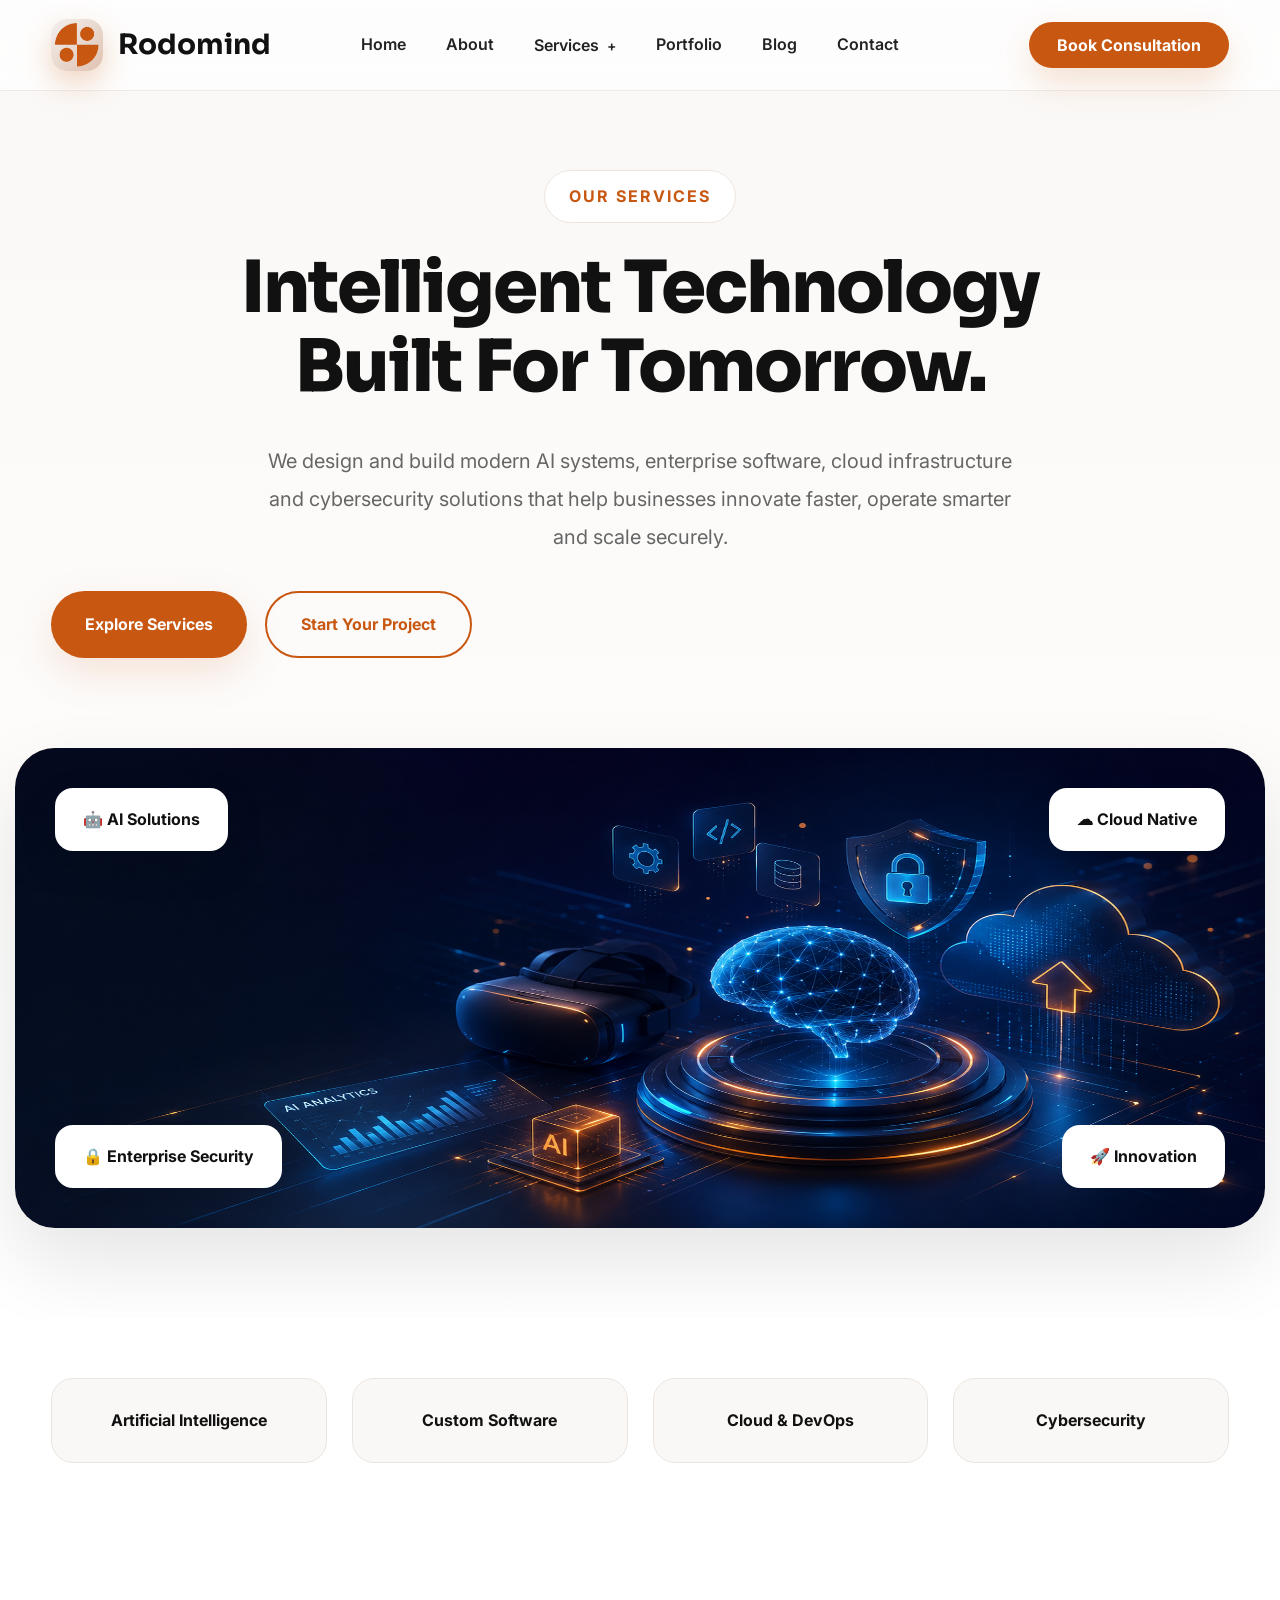
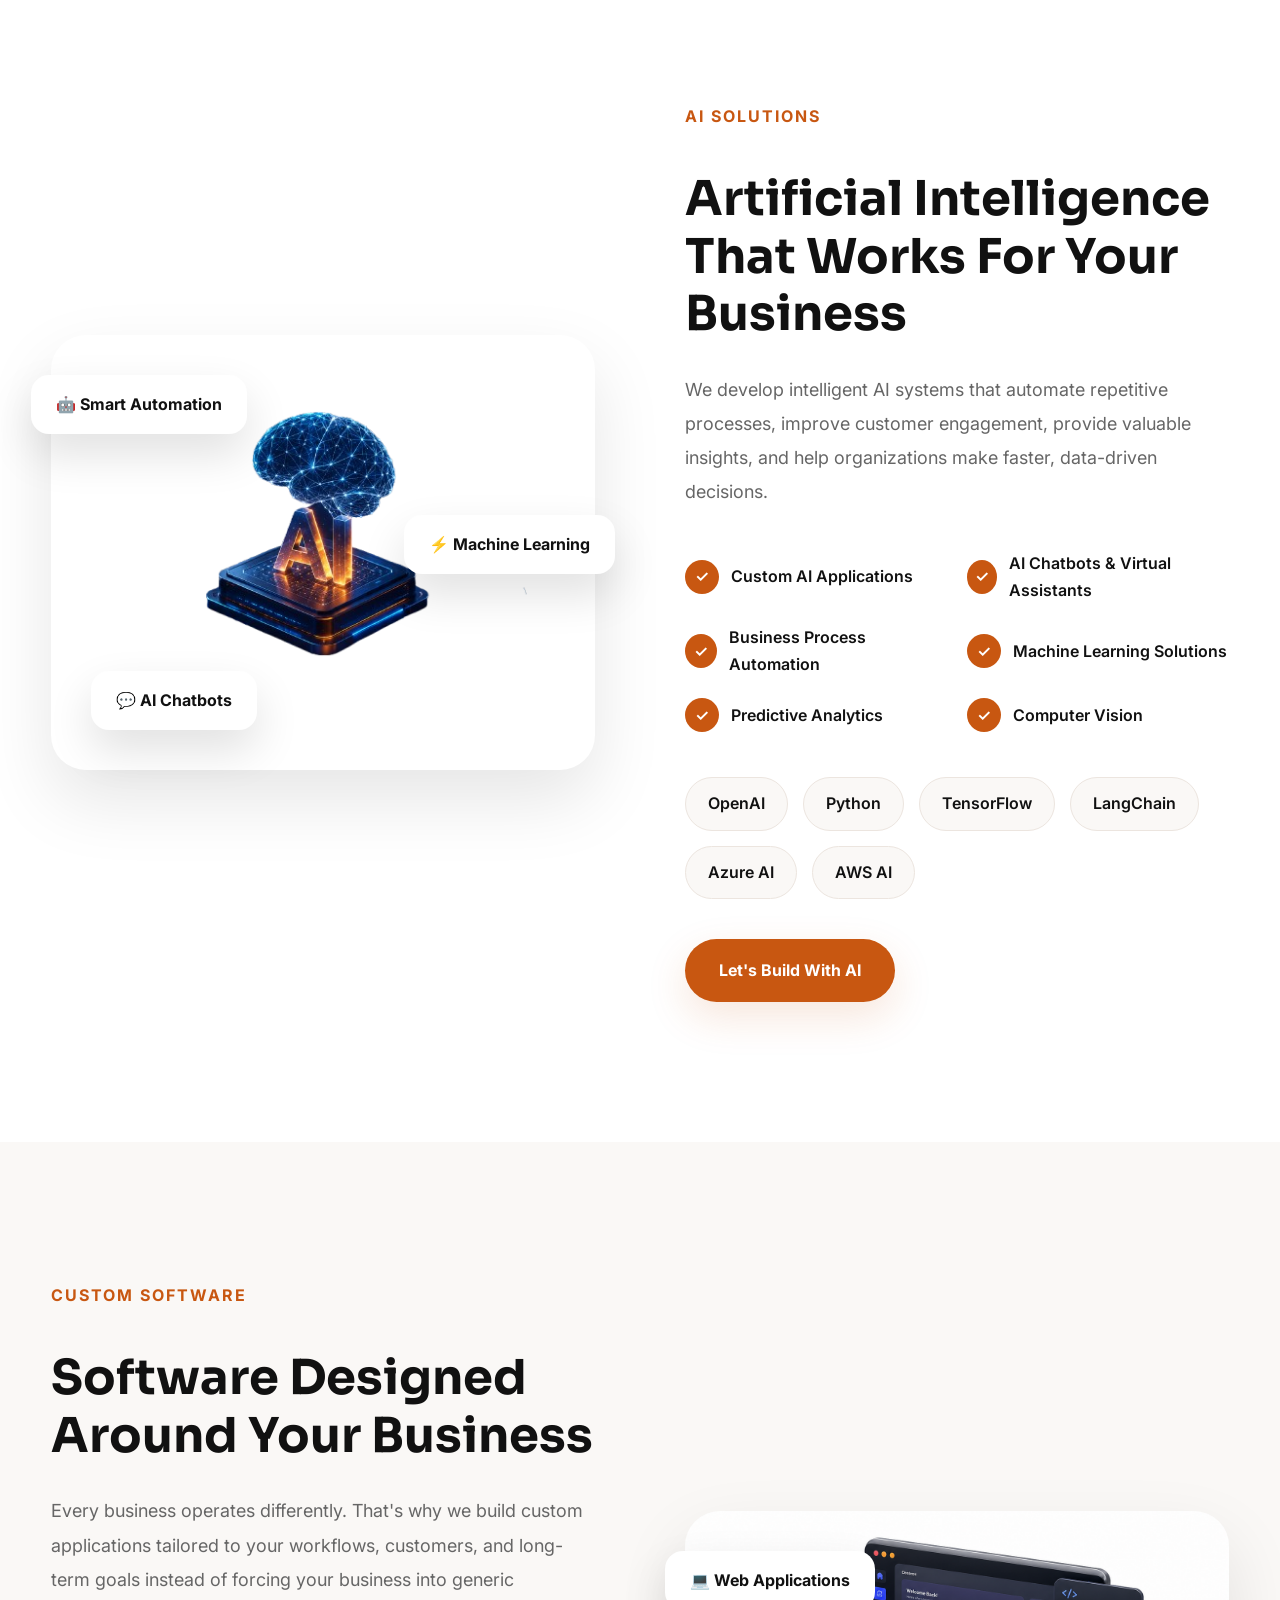
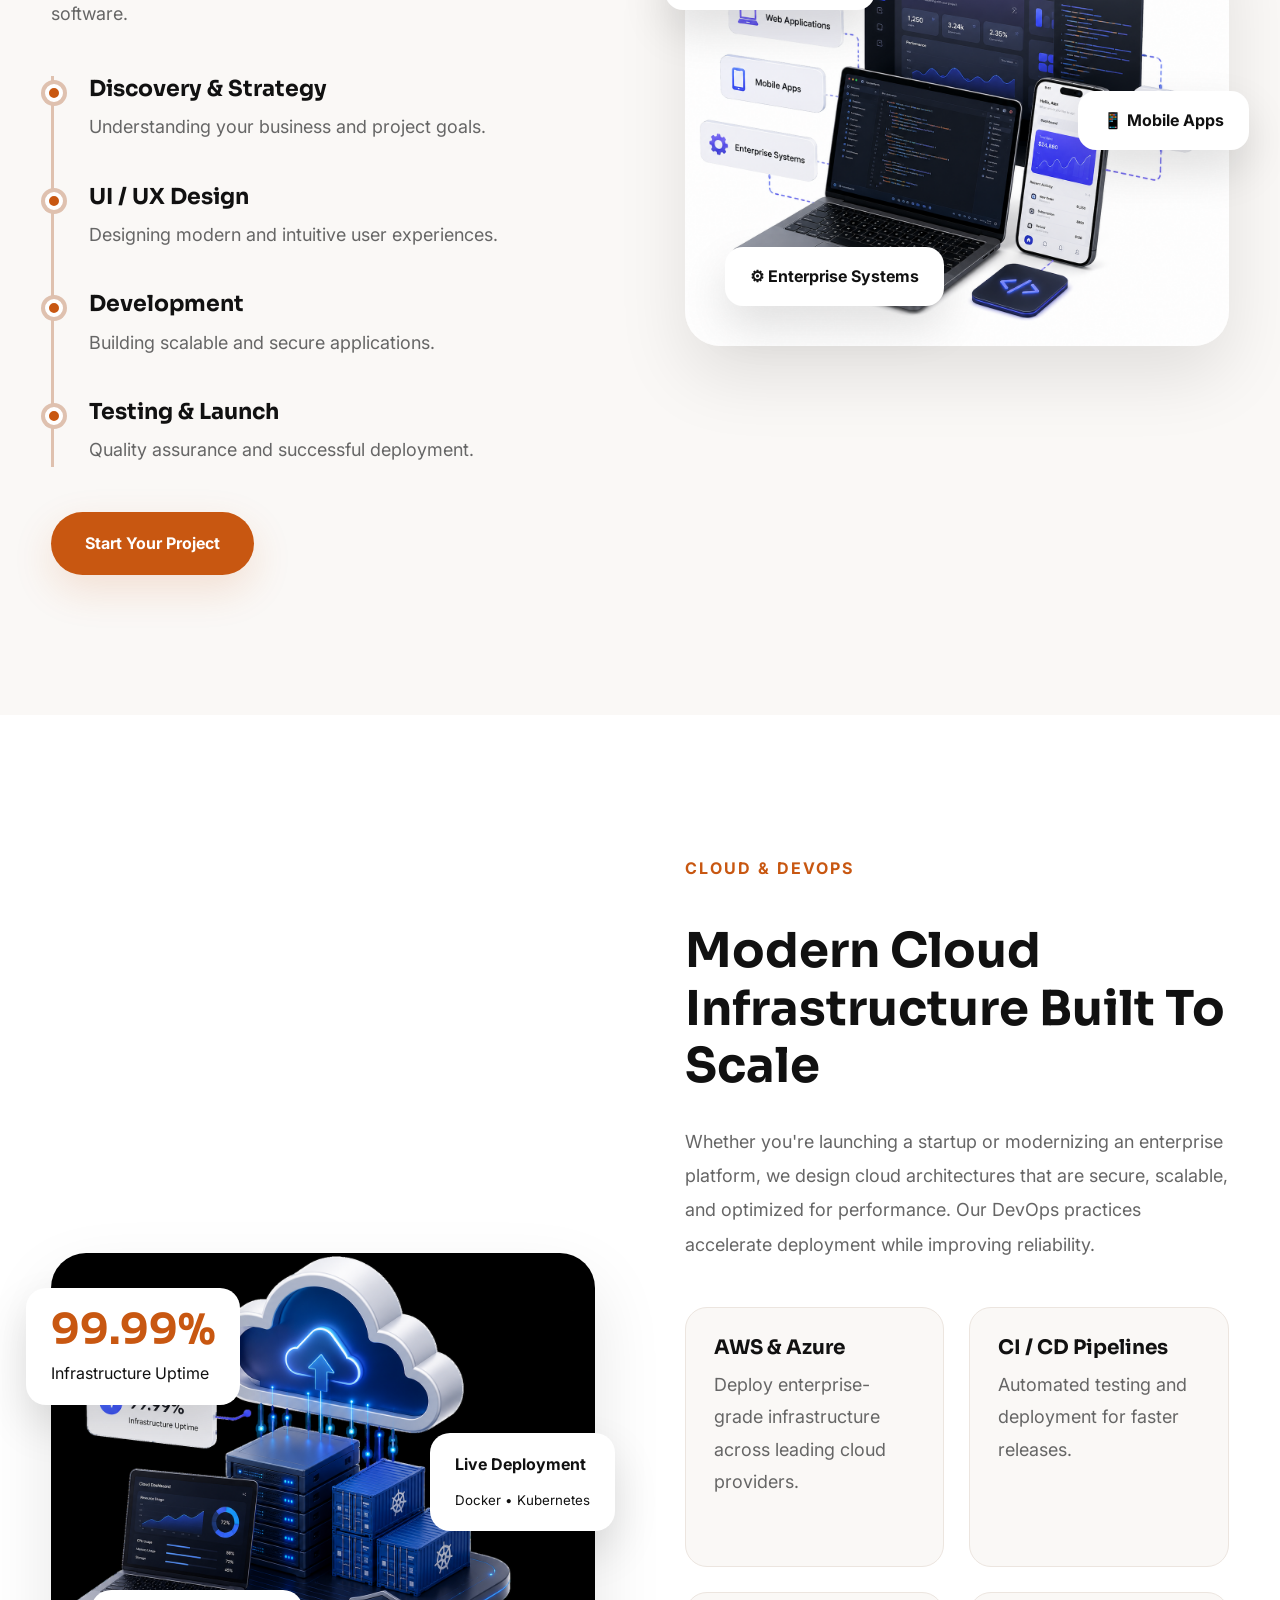
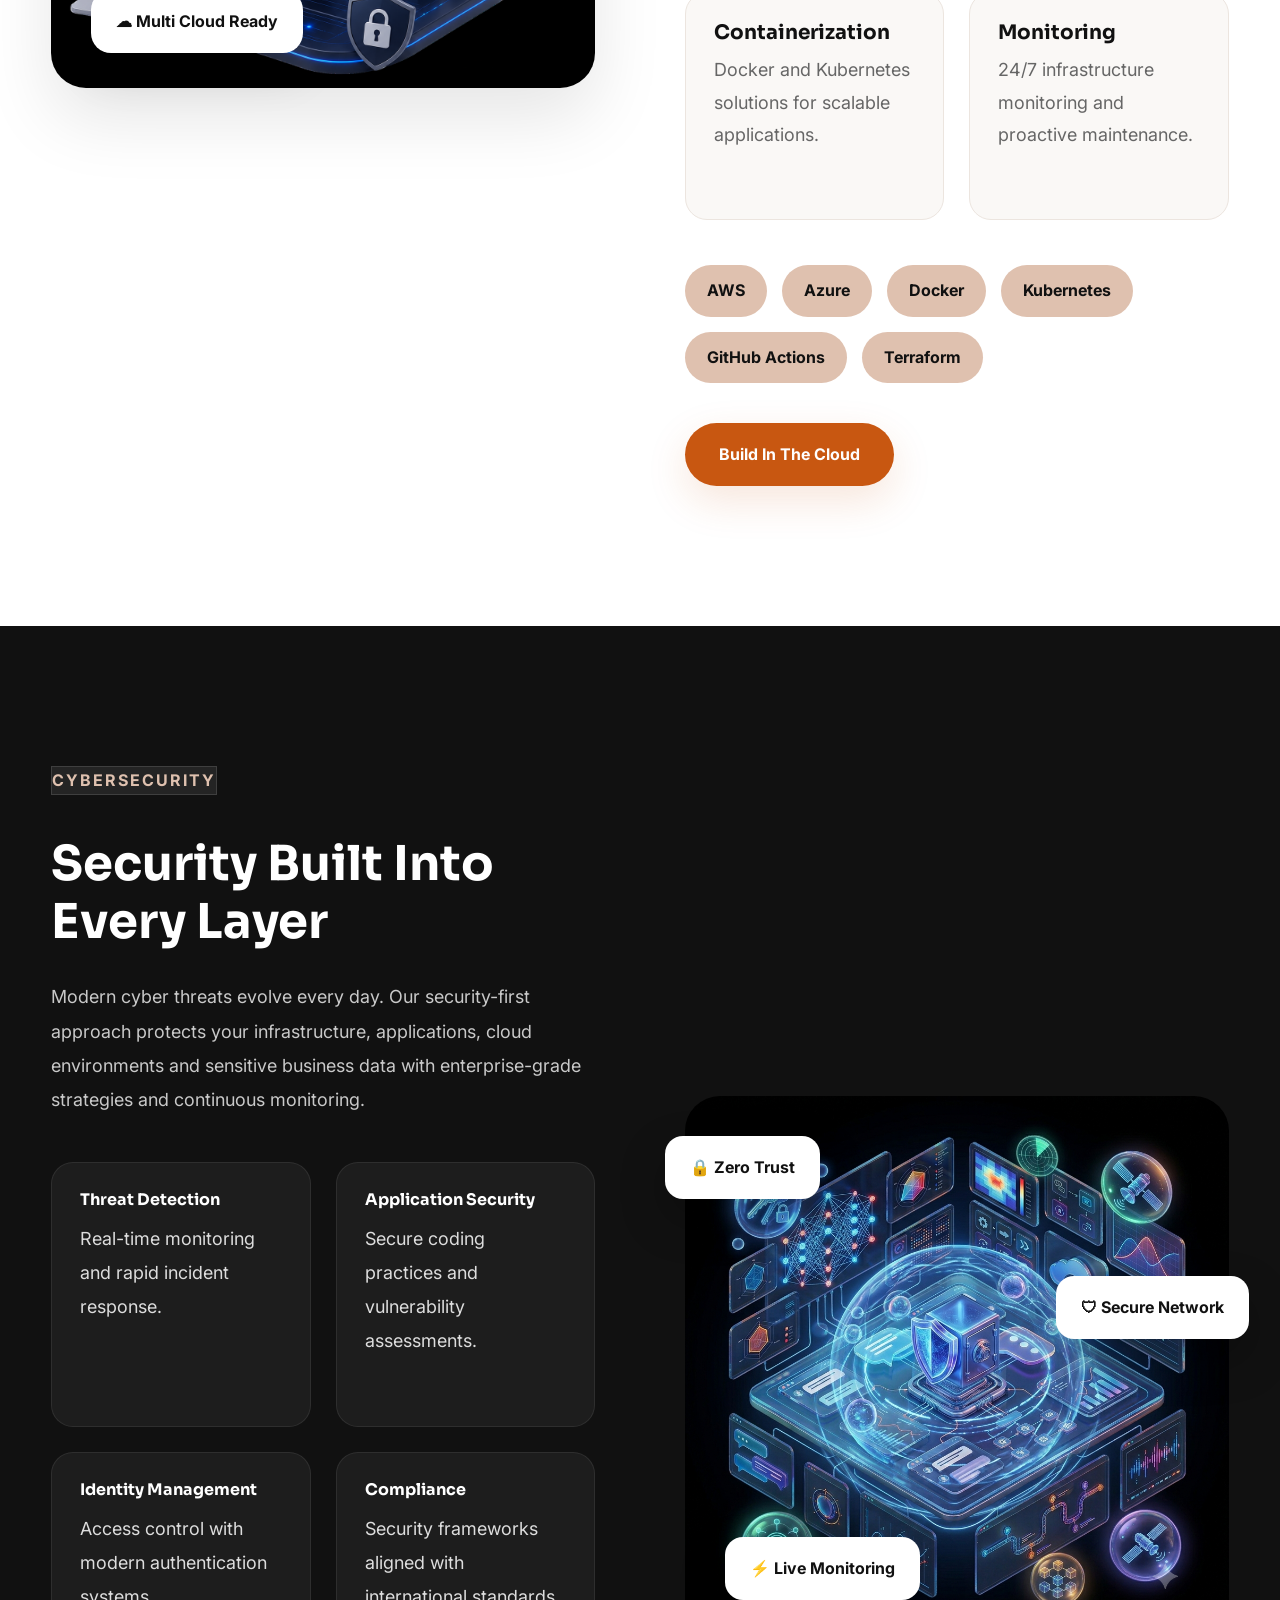
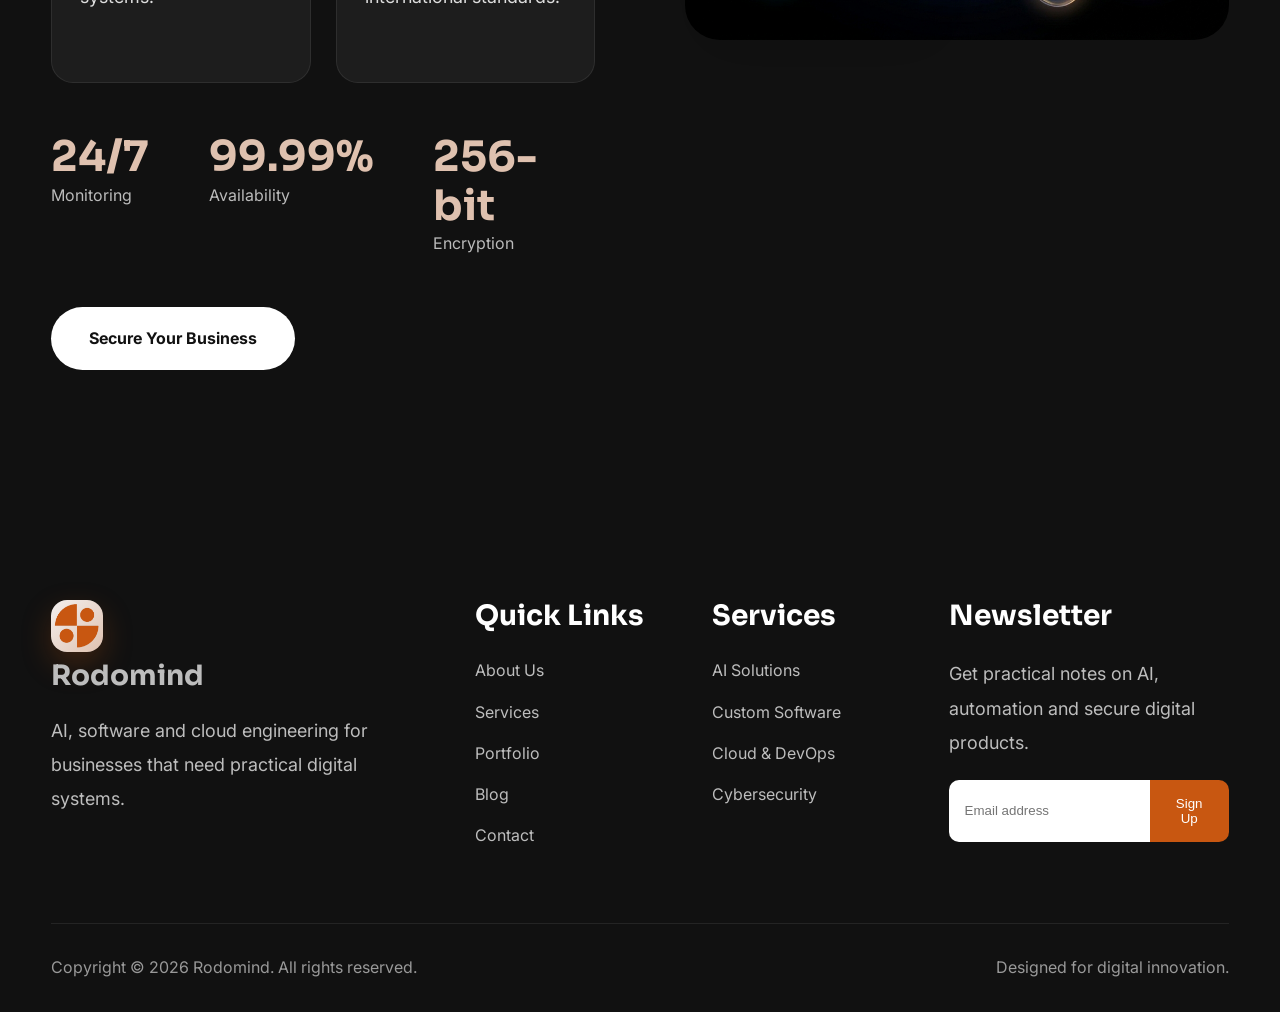
<file: services.html>
<!DOCTYPE html>
<html lang="en">

<head>

    <meta charset="UTF-8">

    <meta name="viewport" content="width=device-width, initial-scale=1.0">

    <title>Services | Rodomind</title>

    <meta name="description"
        content="Rodomind is a technology company delivering AI solutions, custom software development, cloud infrastructure, DevOps, cybersecurity, intelligent automation, enterprise applications, mobile apps, web platforms, digital transformation, and scalable business technology. We help startups, businesses, organizations, and enterprises build secure, innovative, and future-ready digital solutions powered by artificial intelligence and modern cloud technologies.">

    <meta name="keywords"
        content="Rodomind, AI solutions, Artificial Intelligence, Machine Learning, AI automation, AI chatbot development, software development company, custom software, web development, mobile app development, cloud computing, cloud infrastructure, DevOps, Kubernetes, Docker, cybersecurity, enterprise software, SaaS development, business automation, digital transformation, IT consulting, technology company, software engineering, AI consulting, cloud solutions, secure software development">

    <meta name="author" content="Rodomind">

    <meta name="robots" content="index, follow, max-image-preview:large, max-snippet:-1, max-video-preview:-1">

    <meta name="googlebot" content="index, follow">

    <meta name="revisit-after" content="7 days">

    <meta name="language" content="English">

    <meta name="distribution" content="global">

    <meta name="rating" content="general">

    <meta name="theme-color" content="#c85711">

    <meta name="application-name" content="Rodomind">

    <meta name="apple-mobile-web-app-capable" content="yes">

    <meta name="apple-mobile-web-app-status-bar-style" content="default">

    <meta name="apple-mobile-web-app-title" content="Rodomind">

    <meta name="mobile-web-app-capable" content="yes">

    <!-- Canonical -->

    <link rel="canonical" href="https://rodomind.com/">

    <!-- Favicon -->

    <link rel="icon" type="image/png" href="images/favicon.png">

    <link rel="shortcut icon" href="images/favicon.png">

    <!-- Open Graph -->

    <meta property="og:type" content="website">

    <meta property="og:site_name" content="Rodomind">

    <meta property="og:title" content="Rodomind | AI Solutions, Software Development, Cloud & Cybersecurity">

    <meta property="og:description"
        content="Build the future with Rodomind. We deliver AI-powered solutions, custom software, enterprise applications, cloud infrastructure, DevOps, cybersecurity, automation, and digital transformation services that help businesses innovate, scale, and stay secure.">

    <meta property="og:url" content="https://rodomind.com/">

    <meta property="og:image" content="https://rodomind.com/images/og-image.jpg">

    <meta property="og:image:width" content="1200">

    <meta property="og:image:height" content="630">

    <meta property="og:locale" content="en_US">

    <!-- Twitter -->

    <meta name="twitter:card" content="summary_large_image">

    <meta name="twitter:title" content="Rodomind | AI Solutions & Software Development">

    <meta name="twitter:description"
        content="Rodomind creates intelligent AI solutions, enterprise software, cloud platforms, DevOps infrastructure, cybersecurity solutions, mobile apps, web applications, and digital transformation services for modern businesses.">

    <meta name="twitter:image" content="https://rodomind.com/images/og-image.jpg">

    <!-- Performance -->

    <link rel="preconnect" href="https://fonts.googleapis.com">

    <link rel="preconnect" href="https://fonts.gstatic.com" crossorigin>

    <link rel="dns-prefetch" href="//fonts.googleapis.com">

    <link rel="dns-prefetch" href="//fonts.gstatic.com">
    <link
        href="https://fonts.googleapis.com/css2?family=Inter:wght@300;400;500;600;700;800&family=Sora:wght@400;500;600;700;800&display=swap"
        rel="stylesheet">



    <link rel="stylesheet" href="styles.css">

</head>

<body>

    <!--=========================
        HEADER
    ==========================-->

    <header>

        <nav class="navbar" aria-label="Main navigation">

            <div class="container nav-container">

                <a href="index.html" class="logo">

                    <span class="logo-icon"><img src="images/favicon.png" alt="Rodomind Logo"></span>

                    <span>Rodomind</span>

                </a>

                <button class="menu-toggle" id="menuToggle" aria-label="Toggle Menu" aria-expanded="false">

                    <span></span>
                    <span></span>
                    <span></span>

                </button>

                <ul class="nav-links" id="navLinks">

                    <li>
                        <a href="index.html">Home</a>
                    </li>

                    <li>
                        <a href="about.html" class="active">About</a>
                    </li>

                    <li class="dropdown">

                        <button class="dropdown-toggle">

                            Services

                            <span>+</span>

                        </button>

                        <ul class="dropdown-menu">

                            <li>
                                <a href="services.html#ai">AI Solutions</a>
                            </li>

                            <li>
                                <a href="services.html#software">Software Development</a>
                            </li>

                            <li>
                                <a href="services.html#cloud">Cloud Services</a>
                            </li>

                            <li>
                                <a href="services.html#security">Cybersecurity</a>
                            </li>

                        </ul>

                    </li>

                    <li>
                        <a href="portfolio.html">Portfolio</a>
                    </li>

                    <li>
                        <a href="blog.html">Blog</a>
                    </li>

                    <li>
                        <a href="contact.html">Contact</a>
                    </li>

                    <li>

                        <a href="contact.html" class="mobile-btn">

                            Book Consultation

                        </a>

                    </li>

                </ul>

                <a href="contact.html" class="nav-btn">

                    Book Consultation

                </a>

            </div>

        </nav>

    </header>


    <!--=========================================
                SERVICES HERO
    ==========================================-->

    <section class="services-hero">

        <div class="container">

            <span class="hero-label">

                OUR SERVICES

            </span>

            <h1>

                Intelligent Technology
                <br>

                Built For Tomorrow.

            </h1>

            <p>

                We design and build modern AI systems, enterprise software,
                cloud infrastructure and cybersecurity solutions that help
                businesses innovate faster, operate smarter and scale securely.

            </p>

            <div class="hero-buttons">

                <a href="#ai" class="btn-primary">

                    Explore Services

                </a>

                <a href="contact.html" class="btn-secondary">

                    Start Your Project

                </a>

            </div>

        </div>

        <div class="services-showcase">

            <img src="images/services-banner.png" alt="Rodomind Technology">

            <div class="floating-card top-left">

                🤖 AI Solutions

            </div>

            <div class="floating-card top-right">

                ☁ Cloud Native

            </div>

            <div class="floating-card bottom-left">

                🔒 Enterprise Security

            </div>

            <div class="floating-card bottom-right">

                🚀 Innovation

            </div>

        </div>

    </section>



    <!--=========================================
            QUICK SERVICE NAVIGATION
    ==========================================-->

    <section class="services-shortcuts">

        <div class="container shortcuts-grid">

            <a href="#ai">

                Artificial Intelligence

            </a>

            <a href="#software">

                Custom Software

            </a>

            <a href="#cloud">

                Cloud & DevOps

            </a>

            <a href="#security">

                Cybersecurity

            </a>

        </div>

    </section>

    <!--==================================
AI SOLUTIONS
===================================-->

    <section class="service-section" id="ai">

        <div class="container service-grid">

            <div class="service-image">

                <img src="images/ai-service-2.png" alt="Artificial Intelligence">

                <div class="service-badge badge-one">

                    🤖 Smart Automation

                </div>

                <div class="service-badge badge-two">

                    ⚡ Machine Learning

                </div>

                <div class="service-badge badge-three">

                    💬 AI Chatbots

                </div>

            </div>


            <div class="service-content">

                <span class="section-tag">

                    AI SOLUTIONS

                </span>

                <h2>

                    Artificial Intelligence That Works For Your Business

                </h2>

                <p>

                    We develop intelligent AI systems that automate repetitive
                    processes, improve customer engagement, provide valuable
                    insights, and help organizations make faster, data-driven
                    decisions.

                </p>

                <div class="service-features">

                    <div class="service-item">

                        <span>✓</span>

                        Custom AI Applications

                    </div>

                    <div class="service-item">

                        <span>✓</span>

                        AI Chatbots & Virtual Assistants

                    </div>

                    <div class="service-item">

                        <span>✓</span>

                        Business Process Automation

                    </div>

                    <div class="service-item">

                        <span>✓</span>

                        Machine Learning Solutions

                    </div>

                    <div class="service-item">

                        <span>✓</span>

                        Predictive Analytics

                    </div>

                    <div class="service-item">

                        <span>✓</span>

                        Computer Vision

                    </div>

                </div>


                <div class="tech-stack">

                    <span>OpenAI</span>

                    <span>Python</span>

                    <span>TensorFlow</span>

                    <span>LangChain</span>

                    <span>Azure AI</span>

                    <span>AWS AI</span>

                </div>


                <a href="contact.html" class="btn-primary">

                    Let's Build With AI

                </a>

            </div>

        </div>

    </section>

    <!--==================================
CUSTOM SOFTWARE
===================================-->

    <section class="service-section software-section" id="software">

        <div class="container service-grid reverse-grid">

            <div class="service-content">

                <span class="section-tag">

                    CUSTOM SOFTWARE

                </span>

                <h2>

                    Software Designed Around Your Business

                </h2>

                <p>

                    Every business operates differently. That's why we build custom
                    applications tailored to your workflows, customers, and long-term
                    goals instead of forcing your business into generic software.

                </p>

                <div class="timeline">

                    <div class="timeline-item">

                        <div class="timeline-dot"></div>

                        <div>

                            <h4>Discovery & Strategy</h4>

                            <p>Understanding your business and project goals.</p>

                        </div>

                    </div>

                    <div class="timeline-item">

                        <div class="timeline-dot"></div>

                        <div>

                            <h4>UI / UX Design</h4>

                            <p>Designing modern and intuitive user experiences.</p>

                        </div>

                    </div>

                    <div class="timeline-item">

                        <div class="timeline-dot"></div>

                        <div>

                            <h4>Development</h4>

                            <p>Building scalable and secure applications.</p>

                        </div>

                    </div>

                    <div class="timeline-item">

                        <div class="timeline-dot"></div>

                        <div>

                            <h4>Testing & Launch</h4>

                            <p>Quality assurance and successful deployment.</p>

                        </div>

                    </div>

                </div>

                <a href="contact.html" class="btn-primary">

                    Start Your Project

                </a>

            </div>



            <div class="service-image">

                <img src="images/software-service.png" alt="Custom Software">

                <div class="service-badge badge-one">

                    💻 Web Applications

                </div>

                <div class="service-badge badge-two">

                    📱 Mobile Apps

                </div>

                <div class="service-badge badge-three">

                    ⚙ Enterprise Systems

                </div>

            </div>

        </div>

    </section>

    <!--==================================
CLOUD & DEVOPS
===================================-->

    <section class="service-section cloud-section" id="cloud">

        <div class="container service-grid">

            <div class="service-image cloud-image">

                <img src="images/cloud-service.png" alt="Cloud & DevOps">

                <div class="cloud-card uptime">

                    <h3>99.99%</h3>

                    <span>Infrastructure Uptime</span>

                </div>

                <div class="cloud-card deploy">

                    <strong>Live Deployment</strong>

                    <small>Docker • Kubernetes</small>

                </div>

                <div class="cloud-card server">

                    ☁ Multi Cloud Ready

                </div>

            </div>


            <div class="service-content">

                <span class="section-tag">

                    CLOUD & DEVOPS

                </span>

                <h2>

                    Modern Cloud Infrastructure Built To Scale

                </h2>

                <p>

                    Whether you're launching a startup or modernizing an enterprise
                    platform, we design cloud architectures that are secure,
                    scalable, and optimized for performance. Our DevOps practices
                    accelerate deployment while improving reliability.

                </p>


                <div class="cloud-features">

                    <div class="cloud-feature">

                        <h4>AWS & Azure</h4>

                        <p>Deploy enterprise-grade infrastructure across leading cloud providers.</p>

                    </div>

                    <div class="cloud-feature">

                        <h4>CI / CD Pipelines</h4>

                        <p>Automated testing and deployment for faster releases.</p>

                    </div>

                    <div class="cloud-feature">

                        <h4>Containerization</h4>

                        <p>Docker and Kubernetes solutions for scalable applications.</p>

                    </div>

                    <div class="cloud-feature">

                        <h4>Monitoring</h4>

                        <p>24/7 infrastructure monitoring and proactive maintenance.</p>

                    </div>

                </div>


                <div class="cloud-tech">

                    <span>AWS</span>
                    <span>Azure</span>
                    <span>Docker</span>
                    <span>Kubernetes</span>
                    <span>GitHub Actions</span>
                    <span>Terraform</span>

                </div>

                <a href="contact.html" class="btn-primary">

                    Build In The Cloud

                </a>

            </div>

        </div>

    </section>

    <!--==================================
CYBERSECURITY
===================================-->

    <section class="service-section security-section" id="security">

        <div class="container service-grid reverse-grid">

            <div class="service-content security-content">

                <span class="section-tag light-tag">

                    CYBERSECURITY

                </span>

                <h2>

                    Security Built Into Every Layer

                </h2>

                <p>

                    Modern cyber threats evolve every day. Our security-first
                    approach protects your infrastructure, applications, cloud
                    environments and sensitive business data with enterprise-grade
                    strategies and continuous monitoring.

                </p>

                <div class="security-grid">

                    <div class="security-item">

                        <h4>Threat Detection</h4>

                        <p>Real-time monitoring and rapid incident response.</p>

                    </div>

                    <div class="security-item">

                        <h4>Application Security</h4>

                        <p>Secure coding practices and vulnerability assessments.</p>

                    </div>

                    <div class="security-item">

                        <h4>Identity Management</h4>

                        <p>Access control with modern authentication systems.</p>

                    </div>

                    <div class="security-item">

                        <h4>Compliance</h4>

                        <p>Security frameworks aligned with international standards.</p>

                    </div>

                </div>

                <div class="security-stats">

                    <div>

                        <h3>24/7</h3>

                        <span>Monitoring</span>

                    </div>

                    <div>

                        <h3>99.99%</h3>

                        <span>Availability</span>

                    </div>

                    <div>

                        <h3>256-bit</h3>

                        <span>Encryption</span>

                    </div>

                </div>

                <a href="contact.html" class="btn-light">

                    Secure Your Business

                </a>

            </div>


            <div class="security-image">

                <img src="images/security-service-1.png" alt="Cybersecurity">

                <div class="security-card one">

                    🔒 Zero Trust

                </div>

                <div class="security-card two">

                    🛡 Secure Network

                </div>

                <div class="security-card three">

                    ⚡ Live Monitoring

                </div>

            </div>

        </div>

    </section>



    <footer class="site-footer">
        <div class="container footer-grid">
            <div>
                <a href="index.html" class="logo footer-logo"><span class="logo-icon"><img src="images/favicon.png"
                            alt="Rodomind Logo"></span><span>Rodomind</span></a>
                <p>AI, software and cloud engineering for businesses that need practical digital systems.</p>
            </div>
            <div>
                <h3>Quick Links</h3>
                <a href="about.html">About Us</a>
                <a href="services.html">Services</a>
                <a href="portfolio.html">Portfolio</a>
                <a href="blog.html">Blog</a>
                <a href="contact.html">Contact</a>
            </div>
            <div>
                <h3>Services</h3>
                <a href="services.html#ai">AI Solutions</a>
                <a href="services.html#software">Custom Software</a>
                <a href="services.html#cloud">Cloud & DevOps</a>
                <a href="services.html#security">Cybersecurity</a>
            </div>
            <div>
                <h3>Newsletter</h3>
                <p>Get practical notes on AI, automation and secure digital products.</p>
                <form class="newsletter">
                    <input type="email" placeholder="Email address" aria-label="Email address">
                    <button type="submit">Sign Up</button>
                </form>
            </div>
        </div>
        <div class="container footer-bottom">
            <span>Copyright © 2026 Rodomind. All rights reserved.</span>
            <span>Designed for digital innovation.</span>
        </div>
    </footer>

    <script>
        const menuToggle = document.getElementById("menuToggle");
        const navLinks = document.getElementById("navLinks");
        const dropdownToggles = document.querySelectorAll(".dropdown-toggle");

        menuToggle.addEventListener("click", () => {
            const isOpen = navLinks.classList.toggle("active");
            menuToggle.classList.toggle("open", isOpen);
            menuToggle.setAttribute("aria-expanded", String(isOpen));
        });

        dropdownToggles.forEach((toggle) => {
            toggle.addEventListener("click", (event) => {
                event.stopPropagation();
                const dropdown = toggle.closest(".dropdown");
                const isOpen = dropdown.classList.toggle("open");
                toggle.setAttribute("aria-expanded", String(isOpen));
            });
        });

        document.addEventListener("click", (event) => {
            if (!event.target.closest(".dropdown")) {
                document.querySelectorAll(".dropdown.open").forEach((dropdown) => {
                    dropdown.classList.remove("open");
                    dropdown.querySelector(".dropdown-toggle").setAttribute("aria-expanded", "false");
                });
            }
        });
    </script>
</body>

</html>
</file>
<file: styles.css>
/*==================================================
RODOMIND - PART 1A
Global Styles + Navigation
==================================================*/

/*=========================
GOOGLE FONTS
=========================*/

@import url('https://fonts.googleapis.com/css2?family=Inter:wght@300;400;500;600;700;800&family=Sora:wght@400;500;600;700;800&display=swap');


/*=========================
RESET
=========================*/

* {
    margin: 0;
    padding: 0;
    box-sizing: border-box;
}

html {
    scroll-behavior: smooth;
}

body {

    font-family: 'Inter', sans-serif;

    background: #faf8f6;

    color: #111;

    overflow-x: hidden;

    line-height: 1.7;

    -webkit-font-smoothing: antialiased;

}

img {

    max-width: 100%;

    display: block;

}

a {

    text-decoration: none;

}

ul {

    list-style: none;

}

section {

    position: relative;

    padding: 120px 0;

}

.container {

    width: min(92%, 1280px);

    margin: auto;

}


/*=========================
COLORS
=========================*/

:root {

    --primary: #c85711;

    --secondary: #dfc1af;

    --dark: #111111;

    --light: #faf8f6;

    --white: #ffffff;

    --border: #ece5df;

    --shadow: 0 20px 60px rgba(0, 0, 0, .08);

    --radius: 22px;

}


/*=========================
HEADINGS
=========================*/

h1,
h2,
h3,
h4,
h5 {

    font-family: 'Sora', sans-serif;

    line-height: 1.15;

}

h1 {

    font-size: 72px;

    font-weight: 800;

    letter-spacing: -2px;

}

h2 {

    font-size: 52px;

    font-weight: 700;

}

h3 {

    font-size: 28px;

}


/*=========================
TEXT
=========================*/

p {

    color: #666;

    font-size: 18px;

    line-height: 1.9;

}


/*=========================
BUTTONS
=========================*/

.btn-primary {

    display: inline-flex;

    align-items: center;

    justify-content: center;

    padding: 18px 34px;

    background: var(--primary);

    color: #fff;

    border-radius: 60px;

    font-weight: 700;

    transition: .35s;

    box-shadow: 0 15px 40px rgba(200, 87, 17, .15);

}

.btn-primary:hover {

    transform: translateY(-5px);

    box-shadow: 0 25px 50px rgba(200, 87, 17, .30);

}

.btn-secondary {

    display: inline-flex;

    align-items: center;

    justify-content: center;

    padding: 18px 34px;

    border: 2px solid var(--primary);

    color: var(--primary);

    border-radius: 60px;

    font-weight: 700;

    transition: .35s;

}

.btn-secondary:hover {

    background: var(--primary);

    color: #fff;

}


/*=========================
NAVBAR
=========================*/

.navbar {

    position: fixed;

    top: 0;

    left: 0;

    width: 100%;

    z-index: 9999;

    backdrop-filter: blur(18px);

    background: rgba(255, 255, 255, .75);

    border-bottom: 1px solid rgba(236, 229, 223, .8);

    transition: .35s;

}

.nav-container {

    height: 90px;

    display: flex;

    align-items: center;

    justify-content: space-between;

}


.logo {

    display: flex;

    align-items: center;

    gap: 15px;

    color: #111;

}

.logo-icon {

    width: 52px;

    height: 52px;

    border-radius: 16px;

    background: linear-gradient(135deg, #f3f0ef, #dfc1af);

    display: flex;

    align-items: center;

    justify-content: center;

    color: #fff;

    font-weight: 800;

    font-size: 24px;

    box-shadow: 0 12px 30px rgba(200, 87, 17, .25);

}

.logo span {

    font-family: 'Sora', sans-serif;

    font-size: 28px;

    font-weight: 700;

}


.nav-links {

    display: flex;

    gap: 40px;

    align-items: center;

}

.nav-links li {

    position: relative;

}

.nav-links a {

    color: #222;

    font-weight: 600;

    transition: .3s;

}

.nav-links a:hover {

    color: var(--primary);

}

.nav-links a::after {

    content: "";

    position: absolute;

    bottom: -8px;

    left: 0;

    width: 0;

    height: 2px;

    background: var(--primary);

    transition: .3s;

}

.nav-links a:hover::after {

    width: 100%;

}

.nav-btn {

    display: inline-flex;

    align-items: center;

    justify-content: center;

    background: var(--primary);

    color: #fff;

    padding: 15px 28px;

    border-radius: 50px;

    font-weight: 700;

    line-height: 1;

    text-align: center;

    text-decoration: none;

    transition: .35s;

    box-shadow: 0 15px 35px rgba(200, 87, 17, .18);

}

.nav-btn:hover {

    transform: translateY(-4px);

}

/*==================================
DROPDOWN MENU
==================================*/

.dropdown {

    position: relative;

}

.dropdown-toggle {

    display: flex;

    align-items: center;

    justify-content: center;

    gap: 8px;

    background: none;

    border: none;

    outline: none;

    cursor: pointer;

    color: #222;

    font-size: 16px;

    font-weight: 600;

    font-family: inherit;

    transition: .35s ease;

}

.dropdown-toggle span {

    font-size: 14px;

    transition: .35s ease;

}

.dropdown:hover .dropdown-toggle,
.dropdown.open .dropdown-toggle {

    color: var(--primary);

}

.dropdown:hover .dropdown-toggle span,
.dropdown.open .dropdown-toggle span {

    transform: rotate(45deg);

}

.dropdown-menu {

    position: absolute;

    top: calc(100% + 18px);

    left: 0;

    min-width: 260px;

    padding: 12px 0;

    list-style: none;

    background: #fff;

    border-radius: 22px;

    border: 1px solid rgba(0, 0, 0, .06);

    box-shadow: 0 25px 60px rgba(0, 0, 0, .12);

    opacity: 0;

    visibility: hidden;

    transform: translateY(15px);

    transition: .35s ease;

    z-index: 9999;

}

.dropdown-menu::before {

    content: "";

    position: absolute;

    top: -8px;

    left: 35px;

    width: 16px;

    height: 16px;

    background: #fff;

    border-left: 1px solid rgba(0, 0, 0, .06);

    border-top: 1px solid rgba(0, 0, 0, .06);

    transform: rotate(45deg);

}

.dropdown-menu li {

    width: 100%;

}

.dropdown-menu a {

    display: flex;

    align-items: center;

    padding: 15px 24px;

    color: #444;

    text-decoration: none;

    font-size: 15px;

    transition: .3s ease;

}

.dropdown-menu a:hover {

    background: #f8f4ef;

    color: var(--primary);

    padding-left: 34px;

}

@media(min-width:1001px) {

    .dropdown:hover>.dropdown-menu {

        opacity: 1;

        visibility: visible;

        transform: translateY(0);

    }

}

/*==================================
PREMIUM MOBILE MENU
==================================*/

.menu-toggle {

    display: none;

    position: relative;

    width: 58px;

    height: 58px;

    padding: 0;

    background: transparent !important;

    border: none !important;

    outline: none !important;

    box-shadow: none !important;

    cursor: pointer;

    appearance: none;

    -webkit-appearance: none;

    border-radius: 50%;

    transition: .35s ease;

    z-index: 10001;

}

.menu-toggle:hover {

    transform: rotate(90deg);

}

.menu-toggle span {

    position: absolute;

    left: 50%;

    width: 28px;

    height: 3px;

    margin: 0;

    border-radius: 50px;

    background: var(--primary);

    transform: translateX(-50%);

    transition: .35s ease;

}

.menu-toggle span:nth-child(1) {

    top: 18px;

}

.menu-toggle span:nth-child(2) {

    top: 27px;

    width: 18px;

}

.menu-toggle span:nth-child(3) {

    top: 36px;

}

.menu-toggle.open span:nth-child(1) {

    top: 27px;

    transform: translateX(-50%) rotate(45deg);

}

.menu-toggle.open span:nth-child(2) {

    opacity: 0;

    transform: translateX(-50%) scale(0);

}

.menu-toggle.open span:nth-child(3) {

    top: 27px;

    transform: translateX(-50%) rotate(-45deg);

}

.mobile-btn {

    display: none;

}

@media(max-width:1000px) {

    .nav-btn {

        display: none;

    }

    .menu-toggle {

        display: flex;

        justify-content: center;

        align-items: center;

    }

    .nav-links {

        position: fixed;

        top: 0;

        right: -100%;

        width: 320px;

        height: 100vh;

        padding: 110px 35px 40px;

        display: flex;

        flex-direction: column;

        align-items: flex-start;

        gap: 25px;

        background: rgba(255, 255, 255, .96);

        backdrop-filter: blur(20px);

        -webkit-backdrop-filter: blur(20px);

        box-shadow: -30px 0 80px rgba(0, 0, 0, .10);

        transition: .45s ease;

        z-index: 9999;

        overflow-y: auto;

    }

    .nav-links.active {

        right: 0;

    }

    .nav-links li {

        width: 100%;

    }

    .nav-links a {

        display: block;

        width: 100%;

        padding: 12px 0;

        font-size: 18px;

        font-weight: 600;

        color: #222;

        transition: .3s;

    }

    .nav-links a:hover {

        color: var(--primary);

        padding-left: 10px;

    }

    .dropdown {

        width: 100%;

    }

    .dropdown-toggle {

        width: 100%;

        justify-content: space-between;

        padding: 12px 0;

    }

    .dropdown-menu {

        position: static;

        opacity: 1;

        visibility: visible;

        transform: none;

        display: none;

        margin-top: 10px;

        min-width: 100%;

        padding: 10px 0;

        background: #f8f8f8;

        border: none;

        box-shadow: none;

        border-radius: 16px;

    }

    .dropdown-menu::before {

        display: none;

    }

    .dropdown.open>.dropdown-menu {

        display: block;

    }

    .mobile-btn {

        display: flex;

        justify-content: center;

        align-items: center;

        width: 100%;

        padding: 16px;

        margin-top: 25px;

        background: var(--primary);

        color: #fff !important;

        border-radius: 50px;

        font-weight: 700;

    }

}

/*==================================================
RODOMIND - PART 2
PREMIUM HERO SECTION
==================================================*/

/*=========================
HERO
=========================*/

.hero {

    position: relative;

    padding: 190px 0 130px;

    overflow: hidden;

    background:
        radial-gradient(circle at top right, rgba(223, 193, 175, .45), transparent 35%),
        radial-gradient(circle at bottom left, rgba(200, 87, 17, .12), transparent 35%),
        linear-gradient(180deg, #faf8f6, #ffffff);

}

/* Decorative Blobs */

.hero::before {

    content: "";

    position: absolute;

    width: 520px;

    height: 520px;

    background: #dfc1af;

    opacity: .18;

    filter: blur(90px);

    border-radius: 50%;

    top: -220px;

    right: -120px;

}

.hero::after {

    content: "";

    position: absolute;

    width: 420px;

    height: 420px;

    background: #c85711;

    opacity: .08;

    filter: blur(90px);

    border-radius: 50%;

    bottom: -180px;

    left: -150px;

}

.hero-grid {

    position: relative;

    display: grid;

    grid-template-columns: 1.05fr .95fr;

    gap: 90px;

    align-items: center;

    z-index: 2;

}

/*=========================
BADGE
=========================*/

.hero-badge {

    display: inline-flex;

    align-items: center;

    gap: 10px;

    padding: 12px 22px;

    background: #fff;

    border: 1px solid var(--border);

    border-radius: 60px;

    color: var(--primary);

    font-weight: 700;

    box-shadow: 0 10px 30px rgba(0, 0, 0, .04);

    margin-bottom: 30px;

}

.hero-badge::before {

    content: "";

    width: 10px;

    height: 10px;

    background: #28c76f;

    border-radius: 50%;

}

/*=========================
HEADINGS
=========================*/

.hero h1 {

    margin-bottom: 28px;

}

.hero p {

    max-width: 620px;

    margin-bottom: 40px;

}

/*=========================
BUTTONS
=========================*/

.hero-buttons {

    display: flex;

    gap: 18px;

    flex-wrap: wrap;

}

/*=========================
RATING
=========================*/

.hero-rating {

    margin-top: 45px;

    display: flex;

    align-items: center;

    gap: 18px;

}

.hero-stars {

    color: #ffb400;

    font-size: 22px;

    letter-spacing: 2px;

}

.hero-rating-text {

    color: #666;

    font-size: 15px;

}

/*=========================
RIGHT SIDE
=========================*/

.hero-right {

    position: relative;

}

/* Main Dashboard */

.dashboard {

    position: relative;

    background: #fff;

    border-radius: 32px;

    padding: 35px;

    border: 1px solid var(--border);

    box-shadow:
        0 25px 70px rgba(0, 0, 0, .08);

    overflow: hidden;

}

.dashboard::before {

    content: "";

    position: absolute;

    top: 0;

    left: 0;

    width: 100%;

    height: 8px;

    background: linear-gradient(90deg, #c85711, #dfc1af);

}

/* Cards */

.card {

    background: #fff;

    border: 1px solid var(--border);

    border-radius: 22px;

    padding: 24px;

    margin-bottom: 22px;

    transition: .35s;

}

.card:hover {

    transform: translateY(-6px);

    box-shadow: 0 15px 35px rgba(0, 0, 0, .08);

}

.large {

    background: linear-gradient(135deg, #c85711, #dfc1af);

    color: #fff;

    border: none;

}

.large .number {

    font-size: 58px;

    font-weight: 800;

    margin: 18px 0;

}

/*==================================
HERO ANALYTICS IMAGE
==================================*/

.hero-analytics {

    position: relative;

    overflow: hidden;

    min-height: 340px;

    padding: 0;

}

.hero-analytics-image {

    width: 100%;

    height: 100%;

    position: absolute;

    inset: 0;

    object-fit: cover;

}

.hero-analytics::after {

    content: "";

    position: absolute;

    inset: 0;

    background: linear-gradient(180deg,
            rgba(0, 0, 0, .15),
            rgba(0, 0, 0, .55));

}

.hero-analytics-overlay {

    position: relative;

    z-index: 2;

    display: flex;

    flex-direction: column;

    justify-content: flex-end;

    height: 340px;

    padding: 35px;

    color: #fff;

}

.hero-badge-small {

    display: inline-flex;

    align-self: flex-start;

    background: rgba(255, 255, 255, .15);

    backdrop-filter: blur(10px);

    border: 1px solid rgba(255, 255, 255, .25);

    padding: 8px 18px;

    border-radius: 40px;

    font-size: 13px;

    font-weight: 700;

    margin-bottom: 18px;

}

.hero-analytics-overlay h3 {

    font-size: 30px;

    margin-bottom: 10px;

}

.hero-analytics-overlay .number {

    font-size: 72px;

    font-weight: 800;

    line-height: 1;

    margin-bottom: 15px;

}

.hero-analytics-overlay p {

    max-width: 260px;

    line-height: 1.7;

    color: rgba(255, 255, 255, .92);

}

/*=========================
GRID
=========================*/

.mini-row {

    display: grid;

    grid-template-columns: repeat(2, 1fr);

    gap: 20px;

}

/*=========================
PROGRESS BAR
=========================*/

.progress {

    width: 100%;

    height: 10px;

    background: #ececec;

    border-radius: 20px;

    overflow: hidden;

    margin-top: 15px;

}

.fill {

    width: 87%;

    height: 100%;

    border-radius: 20px;

    background: linear-gradient(90deg, #c85711, #dfc1af);

}

/*=========================
FLOATING CARDS
=========================*/

.float-card {

    position: absolute;

    background: #fff;

    padding: 18px 22px;

    border-radius: 20px;

    box-shadow: 0 20px 50px rgba(0, 0, 0, .08);

    animation: float 5s ease-in-out infinite;

}

.float-card h4 {

    font-size: 14px;

    color: #666;

    margin-bottom: 8px;

}

.float-card strong {

    font-size: 24px;

    font-family: 'Sora', sans-serif;

}

.float-top {

    top: -35px;

    left: -40px;

}

.float-right {

    right: -45px;

    top: 100px;

    animation-delay: 1.2s;

}

.float-bottom {

    bottom: -30px;

    left: 40px;

    animation-delay: 2.3s;

}

/*=========================
ANIMATION
=========================*/

@keyframes float {

    0% {

        transform: translateY(0px);

    }

    50% {

        transform: translateY(-15px);

    }

    100% {

        transform: translateY(0px);

    }

}

/*=========================
RESPONSIVE
=========================*/

@media(max-width:1000px) {

    .hero {

        padding: 160px 0 90px;

    }

    .hero-grid {

        grid-template-columns: 1fr;

        gap: 70px;

    }

    .hero h1 {

        font-size: 52px;

    }

    .hero-buttons {

        flex-direction: column;

    }

    .btn-primary,
    .btn-secondary {

        width: 100%;

        justify-content: center;

    }

    .mini-row {

        grid-template-columns: 1fr;

    }

    .float-card {

        display: none;

    }

}

/*==================================================
SERVICES
==================================================*/

.services {

    background: #fff;

}

.services-grid {

    display: grid;

    grid-template-columns: repeat(3, 1fr);

    gap: 30px;

}

.service-card {

    background: #fff;

    border: 1px solid var(--border);

    border-radius: 28px;

    padding: 45px;

    transition: .4s;

    position: relative;

    overflow: hidden;

}

.service-card::before {

    content: "";

    position: absolute;

    left: 0;

    top: 0;

    width: 100%;

    height: 5px;

    background: var(--primary);

    transform: scaleX(0);

    transition: .4s;

}

.service-card:hover {

    transform: translateY(-12px);

    box-shadow: 0 30px 70px rgba(0, 0, 0, .08);

}

.service-card:hover::before {

    transform: scaleX(1);

}

.featured {

    background: linear-gradient(135deg, #c85711, #dfc1af);

    color: #fff;

}

.featured p {

    color: #fff;

}

.featured a {

    color: #fff;

}

.service-icon {

    width: 80px;

    height: 80px;

    border-radius: 24px;

    background: rgba(200, 87, 17, .12);

    display: flex;

    justify-content: center;

    align-items: center;

    font-size: 38px;

    margin-bottom: 30px;

}

.featured .service-icon {

    background: rgba(255, 255, 255, .18);

}

.service-card h3 {

    margin-bottom: 20px;

}

.service-card p {

    margin-bottom: 30px;

}

.service-card a {

    color: var(--primary);

    font-weight: 700;

}

@media(max-width:1000px) {

    .services-grid {

        grid-template-columns: 1fr;

    }

}

/*====================================
PLATFORM SECTION
====================================*/

.platform-section {

    background: #fff;

    padding: 120px 0;

}

.section-head-row {

    display: flex;

    justify-content: space-between;

    align-items: end;

    gap: 40px;

    margin-bottom: 70px;

}

.platform-grid {

    display: grid;

    grid-template-columns: repeat(2, 1fr);

    gap: 30px;

}

.platform-grid article {

    background: #fff;

    border: 1px solid var(--border);

    border-radius: 28px;

    padding: 45px;

    transition: .4s;

    position: relative;

    overflow: hidden;

}

.platform-grid article:hover {

    transform: translateY(-12px);

    box-shadow: 0 30px 70px rgba(0, 0, 0, .08);

}

.platform-grid article::before {

    content: "";

    position: absolute;

    top: 0;

    left: 0;

    width: 100%;

    height: 5px;

    background: linear-gradient(90deg, #c85711, #dfc1af);

    transform: scaleX(0);

    transition: .4s;

}

.platform-grid article:hover::before {

    transform: scaleX(1);

}

.platform-grid span {

    display: inline-flex;

    width: 70px;

    height: 70px;

    border-radius: 20px;

    justify-content: center;

    align-items: center;

    background: rgba(200, 87, 17, .1);

    color: var(--primary);

    font-size: 28px;

    font-weight: 800;

    margin-bottom: 25px;

}

.platform-grid h3 {

    margin-bottom: 20px;

}

.platform-grid p {

    margin: 0;

}

@media(max-width:1000px) {

    .platform-grid {

        grid-template-columns: 1fr;

    }

    .section-head-row {

        flex-direction: column;

        align-items: flex-start;

    }

}

/*====================================
FEATURED PROJECTS
====================================*/

.classes-section {

    background: #faf8f6;

}

.class-grid {

    display: grid;

    grid-template-columns: repeat(3, 1fr);

    gap: 30px;

}

.class-card {

    background: #fff;

    border-radius: 30px;

    overflow: hidden;

    border: 1px solid var(--border);

    transition: .4s;

}

.class-card:hover {

    transform: translateY(-12px);

    box-shadow: 0 30px 70px rgba(0, 0, 0, .08);

}

.visual {

    height: 240px;

    background-size: cover;

    background-position: center;

}

.visual-one {

    background: linear-gradient(135deg, #dfc1af, #c85711);

}

.visual-two {

    background: linear-gradient(135deg, #dfe8ff, #8ca7ff);

}

.visual-three {

    background: linear-gradient(135deg, #c6f7e2, #35b67a);

}

.class-card h3 {

    padding: 30px 30px 15px;

}

.class-card p {

    padding: 0 30px;

}

.class-card a {

    display: inline-block;

    margin: 30px;

    color: var(--primary);

    font-weight: 700;

}

@media(max-width:1000px) {

    .class-grid {

        grid-template-columns: 1fr;

    }

}

/*==============================
FEATURED WORK IMAGES
==============================*/

.visual {

    position: relative;

    height: 260px;

    overflow: hidden;

    border-radius: 30px 30px 0 0;

    background-size: cover;

    background-position: center;

    background-repeat: no-repeat;

}

/* Gradient Overlay */

.visual::after {

    content: "";

    position: absolute;

    inset: 0;

    background: linear-gradient(135deg,
            rgba(200, 87, 17, .35),
            rgba(223, 193, 175, .15));

}

/* Card 1 */

.visual-one {

    background-image:
        linear-gradient(rgba(200, 87, 17, .15), rgba(200, 87, 17, .15)),
        url("images/vr-1.png");

}

/* Card 2 */

.visual-two {

    background-image:
        linear-gradient(rgba(0, 0, 0, .18), rgba(0, 0, 0, .18)),
        url("images/vr-2.png");

}

/* Card 3 */

.visual-three {

    background-image:
        linear-gradient(rgba(0, 0, 0, .18), rgba(0, 0, 0, .18)),
        url("images/vr-3.png");

}

/* Zoom Effect */

.class-card:hover .visual {

    transform: scale(1.05);

    transition: .6s;

}

/*====================================
NEWS
====================================*/

.news-section {

    background: #fff;

}

.news-grid {

    display: grid;

    grid-template-columns: repeat(3, 1fr);

    gap: 30px;

}

.news-card {

    padding: 40px;

    border: 1px solid var(--border);

    border-radius: 28px;

    transition: .35s;

}

.news-card:hover {

    transform: translateY(-10px);

    box-shadow: 0 25px 60px rgba(0, 0, 0, .08);

}

.news-card span {

    display: inline-block;

    color: var(--primary);

    font-size: 14px;

    font-weight: 700;

    margin-bottom: 20px;

}

.news-card h3 {

    margin-bottom: 18px;

}

.news-card p {

    margin-bottom: 30px;

}

.news-card a {

    color: var(--primary);

    font-weight: 700;

}

@media(max-width:1000px) {

    .news-grid {

        grid-template-columns: 1fr;

    }

}

/*====================================
TESTIMONIALS
====================================*/

.testimonials {

    background: #faf8f6;

}

.testimonial-grid {

    display: grid;

    grid-template-columns: repeat(3, 1fr);

    gap: 30px;

}

.testimonial-grid blockquote {

    background: #fff;

    padding: 45px;

    border-radius: 30px;

    border: 1px solid var(--border);

    position: relative;

    transition: .35s;

}

.testimonial-grid blockquote:hover {

    transform: translateY(-10px);

    box-shadow: 0 30px 70px rgba(0, 0, 0, .08);

}

.testimonial-grid blockquote::before {

    content: "★★★★★";

    color: #ffb400;

    display: block;

    margin-bottom: 25px;

    letter-spacing: 3px;

}

.testimonial-grid p {

    font-style: italic;

    margin-bottom: 30px;

}

.testimonial-grid cite {

    font-style: normal;

    color: var(--primary);

    font-weight: 700;

}

@media(max-width:1000px) {

    .testimonial-grid {

        grid-template-columns: 1fr;

    }

}

/*====================================
FOOTER
====================================*/

.site-footer {

    background: #111;

    color: #fff;

    padding: 90px 0 30px;

}

.footer-grid {

    display: grid;

    grid-template-columns: 2fr 1fr 1fr 1.5fr;

    gap: 50px;

}

.footer-logo {

    margin-bottom: 25px;

}

.site-footer h3 {

    color: #fff;

    margin-bottom: 25px;

}

.site-footer p {

    color: #bdbdbd;

}

.site-footer a {

    display: block;

    color: #bdbdbd;

    margin-bottom: 14px;

    transition: .3s;

}

.site-footer a:hover {

    color: #dfc1af;

    padding-left: 6px;

}

.newsletter {

    display: flex;

    margin-top: 20px;

}

.newsletter input {

    flex: 1;

    padding: 16px;

    border: none;

    outline: none;

    border-radius: 10px 0 0 10px;

}

.newsletter button {

    border: none;

    background: var(--primary);

    color: #fff;

    padding: 16px 24px;

    border-radius: 0 10px 10px 0;

    cursor: pointer;

}

.footer-bottom {

    margin-top: 60px;

    border-top: 1px solid rgba(255, 255, 255, .08);

    padding-top: 30px;

    display: flex;

    justify-content: space-between;

    color: #999;

}

@media(max-width:1000px) {

    .footer-grid {

        grid-template-columns: 1fr;

    }

    .footer-bottom {

        flex-direction: column;

        text-align: center;

        gap: 15px;

    }

    .newsletter {

        flex-direction: column;

    }

    .newsletter input {

        border-radius: 10px;

        margin-bottom: 12px;

    }

    .newsletter button {

        border-radius: 10px;

    }

}

/*====================================*
 * WHY US SECTION
 *====================================*/

.why-us {
    background: #faf8f6;
    padding: 120px 0;
}

.why-grid {
    display: grid;
    grid-template-columns: 1fr 1fr;
    gap: 90px;
    align-items: center;
}

/*====================================*
 * IMAGE SIDE
 *====================================*/

.why-image {
    position: relative;
    height: 560px;
    border-radius: 36px;
    overflow: hidden;
    background: linear-gradient(135deg, #ffffff, #f5ece7, #dfc1af);
    box-shadow: 0 25px 60px rgba(0, 0, 0, .08);

    display: flex;
    justify-content: center;
    align-items: center;
}

.why-image::before {
    content: "";
    position: absolute;
    width: 420px;
    height: 420px;
    border-radius: 50%;
    background: rgba(200, 87, 17, .08);
    top: -120px;
    right: -120px;
    z-index: 1;
}

.why-image::after {
    content: "";
    position: absolute;
    width: 260px;
    height: 260px;
    border-radius: 50%;
    background: rgba(223, 193, 175, .45);
    bottom: -90px;
    left: -80px;
    z-index: 1;
}

/* Circle behind image */

.center-circle {
    position: relative;
    width: 360px;
    height: 360px;
    border-radius: 50%;
    background: linear-gradient(135deg, #ffffff, #f7f1ed);
    display: flex;
    justify-content: center;
    align-items: center;
    z-index: 2;
}

/* Image */

.why-main-image {
    width: 100%;
    max-width: 500px;
    height: auto;
    display: block;
    object-fit: contain;
    position: relative;
    z-index: 3;
    filter: drop-shadow(0 25px 40px rgba(0, 0, 0, .18));
    transition: .4s ease;
}

.why-image:hover .why-main-image {
    transform: translateY(-8px) scale(1.03);
}

/*====================================*
 * FLOATING TAGS
 *====================================*/

.floating-box {
    position: absolute;
    background: #fff;
    padding: 18px 26px;
    border-radius: 18px;
    font-weight: 700;
    box-shadow: 0 18px 45px rgba(0, 0, 0, .08);
    z-index: 5;
    animation: float 5s ease-in-out infinite;
}

.top-box {
    top: 45px;
    left: 40px;
}

.bottom-box {
    bottom: 45px;
    right: 40px;
    animation-delay: 2s;
}

/*====================================*
 * FEATURES
 *====================================*/

.feature {
    display: flex;
    gap: 25px;
    margin-bottom: 38px;
    align-items: flex-start;
}

.feature-number {
    width: 70px;
    min-width: 70px;
    height: 70px;
    border-radius: 20px;
    background: linear-gradient(135deg, #c85711, #dfc1af);
    color: #fff;
    display: flex;
    justify-content: center;
    align-items: center;
    font-size: 22px;
    font-weight: 700;
    font-family: 'Sora', sans-serif;
}

.feature h3 {
    margin: 0 0 12px;
}

.feature p {
    margin: 0;
    line-height: 1.7;
}

/*====================================*
 * ANIMATION
 *====================================*/

@keyframes float {

    0% {
        transform: translateY(0);
    }

    50% {
        transform: translateY(-12px);
    }

    100% {
        transform: translateY(0);
    }

}

/*====================================*
 * RESPONSIVE
 *====================================*/

@media (max-width:1000px) {

    .why-grid {
        grid-template-columns: 1fr;
        gap: 60px;
    }

    .why-image {
        height: 500px;
    }

    .center-circle {
        width: 270px;
        height: 270px;
    }

    .why-main-image {
        max-width: 240px;
    }

    .top-box {
        top: 25px;
        left: 20px;
    }

    .bottom-box {
        bottom: 25px;
        right: 20px;
    }

}

/*====================================*
CONTACT STRIP
*====================================*/

.contact-strip {

    position: relative;

    overflow: hidden;

    padding: 120px 0;

    background: linear-gradient(135deg, #b94f0d 0%, #c85711 45%, #dfc1af 100%);

}

/* Decorative Background */

.contact-strip::before {

    content: "";

    position: absolute;

    width: 420px;

    height: 420px;

    border-radius: 50%;

    background: rgba(255, 255, 255, .08);

    top: -180px;

    left: -140px;

    filter: blur(8px);

}

.contact-strip::after {

    content: "";

    position: absolute;

    width: 320px;

    height: 320px;

    border-radius: 50%;

    background: rgba(255, 255, 255, .06);

    bottom: -140px;

    right: -80px;

}

.contact-strip .container {

    position: relative;

    z-index: 2;

    display: flex;

    justify-content: space-between;

    align-items: center;

    gap: 70px;

}

.contact-strip-content {

    max-width: 720px;

}

.contact-strip span {

    display: inline-block;

    margin-bottom: 20px;

    padding: 8px 18px;

    border-radius: 50px;

    background: rgba(255, 255, 255, .12);

    border: 1px solid rgba(255, 255, 255, .18);

    backdrop-filter: blur(12px);

    color: #fff;

    font-size: 13px;

    font-weight: 700;

    letter-spacing: 2px;

    text-transform: uppercase;

}

.contact-strip h2 {

    color: #fff;

    font-size: 56px;

    line-height: 1.15;

    font-family: 'Sora', sans-serif;

    margin-bottom: 25px;

}

.contact-strip p {

    color: rgba(255, 255, 255, .92);

    font-size: 19px;

    line-height: 1.9;

}

.contact-strip-actions {

    display: flex;

    flex-direction: column;

    align-items: center;

    gap: 18px;

}

.contact-strip .btn-primary {

    display: inline-flex;

    align-items: center;

    justify-content: center;

    min-width: 240px;

    padding: 20px 42px;

    border-radius: 60px;

    background: #fff;

    color: var(--primary);

    text-decoration: none;

    font-weight: 700;

    font-size: 17px;

    transition: .35s;

    box-shadow: 0 20px 45px rgba(0, 0, 0, .18);

}

.contact-strip .btn-primary:hover {

    transform: translateY(-6px);

    background: #111;

    color: #fff;

    box-shadow: 0 28px 60px rgba(0, 0, 0, .28);

}

.contact-strip small {

    color: rgba(255, 255, 255, .8);

    font-size: 15px;

}

@media(max-width:1000px) {

    .contact-strip {

        padding: 90px 0;

    }

    .contact-strip .container {

        flex-direction: column;

        text-align: center;

        gap: 40px;

    }

    .contact-strip h2 {

        font-size: 40px;

    }

    .contact-strip-actions {

        width: 100%;

    }

    .contact-strip .btn-primary {

        width: 100%;

        max-width: 320px;

    }

}

/*====================================
ABOUT PREVIEW
====================================*/

.about-preview {

    padding: 120px 0;

    background: #fff;

}

.about-preview .split-grid {

    display: grid;

    grid-template-columns: 1fr 1fr;

    gap: 90px;

    align-items: center;

}

.about-preview .align-left {

    text-align: left;

}

.about-preview .lead {

    font-size: 19px;

    color: #666;

    line-height: 1.9;

    margin: 30px 0;

}

.about-preview .text-link {

    display: inline-flex;

    align-items: center;

    gap: 10px;

    color: var(--primary);

    font-weight: 700;

    text-decoration: none;

    transition: .35s;

}

.about-preview .text-link:hover {

    gap: 18px;

}

.about-preview .stats-grid {

    display: grid;

    grid-template-columns: repeat(2, 1fr);

    gap: 25px;

}

.about-preview .stats-grid div {

    background: #fff;

    border: 1px solid var(--border);

    border-radius: 24px;

    padding: 40px;

    text-align: center;

    transition: .35s;

    box-shadow: 0 15px 35px rgba(0, 0, 0, .05);

}

.about-preview .stats-grid div:hover {

    transform: translateY(-10px);

    border-color: var(--primary);

    box-shadow: 0 30px 60px rgba(0, 0, 0, .08);

}

.about-preview .stats-grid strong {

    display: block;

    font-size: 52px;

    color: var(--primary);

    font-family: 'Sora', sans-serif;

    margin-bottom: 12px;

}

.about-preview .stats-grid span {

    color: #666;

    font-size: 17px;

}

@media(max-width:1000px) {

    .about-preview .split-grid {

        grid-template-columns: 1fr;

        gap: 60px;

    }

    .about-preview .stats-grid {

        grid-template-columns: 1fr;

    }

}

.page-header {

    position: relative;

    height: 520px;

    display: flex;

    align-items: center;

    justify-content: center;

    overflow: hidden;

}

.page-header img {

    position: absolute;

    inset: 0;

    width: 100%;

    height: 100%;

    object-fit: cover;

}

.page-overlay {

    position: absolute;

    inset: 0;

    background: linear-gradient(rgba(17, 17, 17, .72),
            rgba(17, 17, 17, .55));

}

.page-header-content {

    position: relative;

    z-index: 5;

    text-align: center;

    color: #fff;

    max-width: 850px;

}

.page-header span {

    color: var(--secondary);

    font-weight: 700;

    letter-spacing: 2px;

}

.page-header h1 {

    font-size: 72px;

    margin: 20px 0;

    font-family: 'Sora', sans-serif;

}

.page-header p {

    font-size: 20px;

    line-height: 1.9;

    color: rgba(255, 255, 255, .92);

}

.breadcrumb {

    margin-top: 40px;

}

.breadcrumb a {

    color: #fff;

    text-decoration: none;

}

.breadcrumb span {

    margin: 0 12px;

}

.breadcrumb strong {

    color: var(--secondary);

}

/*====================================
TYPEWRITER TITLE
====================================*/

.page-header h1 {

    font-family: 'Sora', sans-serif;

    font-size: 50px;

    line-height: 1.15;

    display: inline-block;

    overflow: hidden;

    border-right: 4px solid var(--secondary);

    white-space: nowrap;

    width: 0;

    max-width: 100%;

    animation:
        typing 2.8s steps(40, end) forwards,
        blink .8s step-end infinite;

}

@keyframes typing {

    from {

        width: 0;

    }

    to {

        width: 100%;

    }

}

@keyframes blink {

    50% {

        border-color: transparent;

    }

}

@media(max-width:768px) {

    .page-header h1 {

        font-size: 38px;

        white-space: normal;

        width: auto;

        border-right: none;

        animation: fadeUp .8s ease;

    }

}

/*==================================
ABOUT COMPANY
===================================*/

.about-company {

    padding: 120px 0;

    background: #fff;

}

.about-company-grid {

    display: grid;

    grid-template-columns: 1fr 1fr;

    gap: 90px;

    align-items: center;

}

.about-company-image {

    position: relative;

}

.about-company-image img {

    width: 100%;

    border-radius: 35px;

    display: block;

    box-shadow: 0 30px 70px rgba(0, 0, 0, .12);

}

.experience-box {

    position: absolute;

    right: -30px;

    bottom: 40px;

    background: #fff;

    padding: 30px;

    border-radius: 25px;

    box-shadow: 0 20px 60px rgba(0, 0, 0, .12);

    max-width: 230px;

}

.experience-box h3 {

    color: var(--primary);

    font-size: 48px;

    font-family: 'Sora', sans-serif;

    margin-bottom: 10px;

}

.experience-box span {

    color: #666;

    line-height: 1.6;

}

.section-tag {

    color: var(--primary);

    letter-spacing: 2px;

    font-weight: 700;

    display: inline-block;

    margin-bottom: 20px;

}

.about-company-content h2 {

    font-size: 48px;

    font-family: 'Sora', sans-serif;

    line-height: 1.2;

    margin-bottom: 30px;

}

.about-company-content>p {

    color: #666;

    font-size: 18px;

    line-height: 1.9;

    margin-bottom: 25px;

}

.about-highlights {

    margin-top: 45px;

}

.highlight {

    display: flex;

    gap: 20px;

    margin-bottom: 28px;

    align-items: flex-start;

}

.highlight-icon {

    width: 55px;

    height: 55px;

    border-radius: 16px;

    background: var(--primary);

    color: #fff;

    display: flex;

    justify-content: center;

    align-items: center;

    font-size: 22px;

    font-weight: 700;

    flex-shrink: 0;

}

.highlight h4 {

    font-size: 22px;

    margin-bottom: 8px;

    font-family: 'Sora', sans-serif;

}

.highlight p {

    color: #666;

    line-height: 1.8;

}

@media(max-width:991px) {

    .about-company-grid {

        grid-template-columns: 1fr;

    }

    .experience-box {

        position: relative;

        right: 0;

        bottom: 0;

        margin-top: -60px;

        margin-left: auto;

    }

    .about-company-content h2 {

        font-size: 38px;

    }

}

/*==================================
WHY CHOOSE US
===================================*/

.choose-us {

    padding: 120px 0;

    background: var(--light);

}

.choose-grid {

    display: grid;

    grid-template-columns: repeat(3, 1fr);

    gap: 30px;

    margin-top: 70px;

}

.choose-card {

    background: #fff;

    padding: 45px;

    border-radius: 28px;

    border: 1px solid var(--border);

    transition: .4s;

    position: relative;

    overflow: hidden;

}

.choose-card::before {

    content: "";

    position: absolute;

    left: 0;

    top: 0;

    width: 100%;

    height: 5px;

    background: var(--primary);

    transform: scaleX(0);

    transition: .4s;

}

.choose-card:hover {

    transform: translateY(-12px);

    box-shadow: 0 25px 60px rgba(0, 0, 0, .10);

}

.choose-card:hover::before {

    transform: scaleX(1);

}

.choose-icon {

    width: 80px;

    height: 80px;

    border-radius: 22px;

    background: var(--secondary);

    display: flex;

    justify-content: center;

    align-items: center;

    font-size: 36px;

    margin-bottom: 30px;

}

.choose-card h3 {

    font-family: 'Sora', sans-serif;

    font-size: 26px;

    margin-bottom: 18px;

}

.choose-card p {

    color: #666;

    line-height: 1.9;

}

@media(max-width:1000px) {

    .choose-grid {

        grid-template-columns: 1fr;

    }

}

/*==================================
SHOWCASE
===================================*/

.showcase {

    padding: 120px 0;

    background: #fff;

}

.showcase-box {

    position: relative;

    background: linear-gradient(135deg, #fdf9f6, #efe4dc);

    border-radius: 45px;

    min-height: 650px;

    overflow: hidden;

    display: flex;

    justify-content: center;

    align-items: center;

}

.showcase-box img {

    width: 60%;

    max-width: 700px;

    animation: floatImage 6s ease-in-out infinite;

}

.floating {

    position: absolute;

    background: #fff;

    padding: 18px 28px;

    border-radius: 20px;

    box-shadow: 0 25px 50px rgba(0, 0, 0, .08);

    font-weight: 700;

}

.tag-one {

    top: 70px;

    left: 70px;

}

.tag-two {

    top: 120px;

    right: 70px;

}

.tag-three {

    bottom: 80px;

    left: 80px;

}

.stat-box {

    right: 90px;

    bottom: 90px;

    text-align: center;

}

.stat-box h3 {

    font-size: 42px;

    color: var(--primary);

}

.users-box {

    left: 120px;

    bottom: 180px;

    text-align: center;

}

.users-box h3 {

    color: var(--primary);

    font-size: 42px;

}

@keyframes floatImage {

    0% {

        transform: translateY(0);

    }

    50% {

        transform: translateY(-18px);

    }

    100% {

        transform: translateY(0);

    }

}

@media(max-width:1000px) {

    .showcase-box {

        min-height: 500px;

    }

    .showcase-box img {

        width: 90%;

    }

    .floating {

        position: relative;

        margin: 15px;

        display: inline-block;

    }

}

/*====================================================
SERVICES HERO
====================================================*/

.services-hero {

    padding: 170px 0 90px;

    text-align: center;

    background: linear-gradient(to bottom, #faf8f6, #ffffff);

}

.hero-label {

    display: inline-block;

    padding: 12px 24px;

    border-radius: 50px;

    background: #fff;

    border: 1px solid var(--border);

    color: var(--primary);

    font-weight: 700;

    letter-spacing: 2px;

    margin-bottom: 25px;

}

.services-hero h1 {

    font-family: 'Sora', sans-serif;

    font-size: 72px;

    line-height: 1.1;

    max-width: 900px;

    margin: auto;

}

.services-hero p {

    max-width: 760px;

    margin: 35px auto;

    color: #666;

    line-height: 1.9;

    font-size: 20px;

}

.services-showcase {

    position: relative;

    max-width: 1250px;

    margin: 90px auto 0;

    border-radius: 40px;

    overflow: hidden;

    background: linear-gradient(135deg, #dfc1af, #ffffff);

    box-shadow: 0 35px 80px rgba(0, 0, 0, .10);

}

.services-showcase img {

    width: 100%;
    height: 30rem;

    display: block;

}

.floating-card {

    position: absolute;

    background: #fff;

    padding: 18px 28px;

    border-radius: 18px;

    font-weight: 700;

    box-shadow: 0 15px 40px rgba(0, 0, 0, .12);

    animation: floating 5s ease-in-out infinite;

}

.top-left {

    top: 40px;

    left: 40px;

}

.top-right {

    top: 40px;

    right: 40px;

}

.bottom-left {

    bottom: 40px;

    left: 40px;

}

.bottom-right {

    bottom: 40px;

    right: 40px;

}

@keyframes floating {

    0% {

        transform: translateY(0);

    }

    50% {

        transform: translateY(-15px);

    }

    100% {

        transform: translateY(0);

    }

}



/*====================================================
SERVICE SHORTCUTS
====================================================*/

.services-shortcuts {

    padding: 60px 0 100px;

    background: #fff;

}

.shortcuts-grid {

    display: grid;

    grid-template-columns: repeat(4, 1fr);

    gap: 25px;

}

.shortcuts-grid a {

    text-decoration: none;

    color: #111;

    background: #faf8f6;

    border: 1px solid var(--border);

    padding: 28px;

    border-radius: 22px;

    text-align: center;

    font-weight: 700;

    transition: .35s;

}

.shortcuts-grid a:hover {

    background: var(--primary);

    color: #fff;

    transform: translateY(-8px);

}



@media(max-width:991px) {

    .services-hero {

        padding-top: 140px;

    }

    .services-hero h1 {

        font-size: 46px;

    }

    .services-showcase {

        margin-top: 60px;

    }

    .shortcuts-grid {

        grid-template-columns: 1fr;

    }

    .floating-card {

        display: none;

    }

}

/*==================================
AI SERVICE
===================================*/

.service-section {

    padding: 140px 0;

    background: #fff;

}

.service-grid {

    display: grid;

    grid-template-columns: 1fr 1fr;

    gap: 90px;

    align-items: center;

}

.service-image {

    position: relative;

}

.service-image img {

    width: 100%;

    display: block;

    border-radius: 35px;

    box-shadow: 0 30px 70px rgba(0, 0, 0, .10);

}

.service-badge {

    position: absolute;

    background: #fff;

    padding: 16px 25px;

    border-radius: 18px;

    font-weight: 700;

    box-shadow: 0 20px 45px rgba(0, 0, 0, .12);

}

.badge-one {

    top: 40px;

    left: -20px;

}

.badge-two {

    right: -20px;

    top: 180px;

}

.badge-three {

    bottom: 40px;

    left: 40px;

}

.service-content h2 {

    font-size: 48px;

    line-height: 1.2;

    margin: 20px 0 30px;

    font-family: 'Sora', sans-serif;

}

.service-content p {

    font-size: 18px;

    line-height: 1.9;

    color: #666;

    margin-bottom: 40px;

}

.service-features {

    display: grid;

    grid-template-columns: repeat(2, 1fr);

    gap: 20px;

    margin-bottom: 45px;

}

.service-item {

    display: flex;

    align-items: center;

    gap: 12px;

    font-weight: 600;

}

.service-item span {

    width: 34px;

    height: 34px;

    background: var(--primary);

    color: #fff;

    border-radius: 50%;

    display: flex;

    justify-content: center;

    align-items: center;

}

.tech-stack {

    display: flex;

    flex-wrap: wrap;

    gap: 15px;

    margin-bottom: 40px;

}

.tech-stack span {

    background: #faf8f6;

    border: 1px solid var(--border);

    padding: 12px 22px;

    border-radius: 30px;

    font-weight: 600;

}

@media(max-width:991px) {

    .service-grid {

        grid-template-columns: 1fr;

    }

    .service-features {

        grid-template-columns: 1fr;

    }

    .service-badge {

        display: none;

    }

    .service-content h2 {

        font-size: 38px;

    }

}

/*==================================
CUSTOM SOFTWARE
===================================*/

.software-section {

    background: var(--light);

}

.reverse-grid {

    display: grid;

    grid-template-columns: 1fr 1fr;

    gap: 90px;

    align-items: center;

}

.timeline {

    margin: 45px 0;

    border-left: 3px solid var(--secondary);

    padding-left: 35px;

}

.timeline-item {

    position: relative;

    margin-bottom: 35px;

}

.timeline-dot {

    position: absolute;

    left: -44px;

    top: 8px;

    width: 18px;

    height: 18px;

    background: var(--primary);

    border: 4px solid #fff;

    border-radius: 50%;

    box-shadow: 0 0 0 4px var(--secondary);

}

.timeline-item h4 {

    font-family: 'Sora', sans-serif;

    font-size: 22px;

    margin-bottom: 10px;

}

.timeline-item p {

    color: #666;

    line-height: 1.8;

}

@media(max-width:991px) {

    .reverse-grid {

        display: flex;

        flex-direction: column-reverse;

        gap: 60px;

    }

    .timeline {

        padding-left: 25px;

    }

    .timeline-dot {

        left: -34px;

    }

}

/*==================================
CLOUD & DEVOPS
===================================*/

.cloud-section {

    background: #fff;

}

.cloud-image {

    position: relative;

}

.cloud-card {

    position: absolute;

    background: #fff;

    border-radius: 20px;

    padding: 18px 25px;

    box-shadow: 0 20px 45px rgba(0, 0, 0, .12);

}

.uptime {

    top: 35px;

    left: -25px;

}

.uptime h3 {

    font-size: 42px;

    color: var(--primary);

    margin-bottom: 6px;

    font-family: 'Sora', sans-serif;

}

.deploy {

    right: -20px;

    top: 180px;

}

.deploy strong {

    display: block;

    margin-bottom: 8px;

}

.server {

    left: 40px;

    bottom: 35px;

    font-weight: 700;

}

.cloud-features {

    display: grid;

    grid-template-columns: repeat(2, 1fr);

    gap: 25px;

    margin: 45px 0;

}

.cloud-feature {

    background: #faf8f6;

    border: 1px solid var(--border);

    border-radius: 22px;

    padding: 28px;

    transition: .35s;

}

.cloud-feature:hover {

    transform: translateY(-8px);

    border-color: var(--primary);

}

.cloud-feature h4 {

    font-family: 'Sora', sans-serif;

    margin-bottom: 10px;

    font-size: 20px;

}

.cloud-feature p {

    color: #666;

    line-height: 1.8;

}

.cloud-tech {

    display: flex;

    flex-wrap: wrap;

    gap: 15px;

    margin-bottom: 40px;

}

.cloud-tech span {

    background: var(--secondary);

    padding: 12px 22px;

    border-radius: 30px;

    font-weight: 700;

}

@media(max-width:991px) {

    .cloud-features {

        grid-template-columns: 1fr;

    }

    .cloud-card {

        display: none;

    }

}

/*==================================
CYBER SECURITY
===================================*/

.security-section {

    background: #111;

    color: #fff;

    padding: 140px 0;

}

.security-content p {

    color: #c9c9c9;

}

.light-tag {

    background: rgba(255, 255, 255, .08);

    color: #dfc1af;

    border: 1px solid rgba(255, 255, 255, .12);

}

.security-image {

    position: relative;

}

.security-image img {

    width: 100%;

    border-radius: 35px;

    display: block;

}

.security-card {

    position: absolute;

    background: #fff;

    color: #111;

    padding: 18px 25px;

    border-radius: 18px;

    font-weight: 700;

    box-shadow: 0 20px 45px rgba(0, 0, 0, .25);

}

.security-card.one {

    top: 40px;

    left: -20px;

}

.security-card.two {

    top: 180px;

    right: -20px;

}

.security-card.three {

    bottom: 40px;

    left: 40px;

}

.security-grid {

    display: grid;

    grid-template-columns: repeat(2, 1fr);

    gap: 25px;

    margin: 45px 0;

}

.security-item {

    background: rgba(255, 255, 255, .05);

    border: 1px solid rgba(255, 255, 255, .08);

    border-radius: 22px;

    padding: 28px;

    transition: .35s;

}

.security-item:hover {

    background: var(--primary);

    transform: translateY(-8px);

}

.security-item h4 {

    font-family: 'Sora', sans-serif;

    margin-bottom: 12px;

}

.security-item p {

    color: #ddd;

}

.security-stats {

    display: flex;

    gap: 60px;

    margin: 50px 0;

}

.security-stats h3 {

    font-size: 42px;

    color: var(--secondary);

    font-family: 'Sora', sans-serif;

}

.security-stats span {

    color: #bbb;

}

.btn-light {

    display: inline-block;

    padding: 18px 38px;

    background: #fff;

    color: #111;

    text-decoration: none;

    border-radius: 50px;

    font-weight: 700;

    transition: .35s;

}

.btn-light:hover {

    background: var(--primary);

    color: #fff;

}

@media(max-width:991px) {

    .security-grid {

        grid-template-columns: 1fr;

    }

    .security-stats {

        flex-direction: column;

        gap: 30px;

    }

    .security-card {

        display: none;

    }

}

/*==================================
FEATURED PROJECT
===================================*/

.featured-project {

    padding: 130px 0;

    background: #fff;

}

.featured-grid {

    display: grid;

    grid-template-columns: 1.2fr 1fr;

    gap: 70px;

    align-items: center;

}

.featured-image {

    position: relative;

}

.featured-image img {

    width: 100%;

    border-radius: 35px;

    display: block;

    box-shadow: 0 30px 70px rgba(0, 0, 0, .12);

}

.project-status {

    position: absolute;

    top: 30px;

    left: 30px;

    background: #fff;

    padding: 15px 24px;

    border-radius: 50px;

    font-weight: 700;

    color: #27ae60;

    box-shadow: 0 15px 35px rgba(0, 0, 0, .1);

}

.project-users {

    position: absolute;

    bottom: 30px;

    right: 30px;

    background: var(--primary);

    color: #fff;

    padding: 18px 28px;

    border-radius: 20px;

    font-weight: 700;

}

.project-category {

    color: var(--primary);

    font-weight: 700;

    letter-spacing: 2px;

    text-transform: uppercase;

}

.featured-content h3 {

    font-size: 46px;

    font-family: 'Sora', sans-serif;

    margin: 20px 0;

}

.featured-content p {

    color: #666;

    line-height: 1.9;

    margin-bottom: 35px;

}

.project-highlights {

    display: grid;

    grid-template-columns: repeat(2, 1fr);

    gap: 25px;

    margin-bottom: 40px;

}

.project-highlights div {

    background: #faf8f6;

    padding: 22px;

    border-radius: 20px;

    border: 1px solid var(--border);

}

.project-highlights strong {

    display: block;

    margin-bottom: 10px;

    font-family: 'Sora', sans-serif;

}

.project-highlights span {

    color: #666;

}

@media(max-width:991px) {

    .featured-grid {

        grid-template-columns: 1fr;

    }

    .project-highlights {

        grid-template-columns: 1fr;

    }

    .project-status,

    .project-users {

        display: none;

    }

}

/*==================================
PORTFOLIO PROCESS
==================================*/

.portfolio-process {

    padding: 140px 0;

    background: var(--light);

}

.process-grid {

    display: grid;

    grid-template-columns: repeat(4, 1fr);

    gap: 30px;

    margin-top: 70px;

}

.process-card {

    background: #fff;

    border: 1px solid var(--border);

    border-radius: 28px;

    padding: 40px 35px;

    transition: .35s;

    position: relative;

    overflow: hidden;

}

.process-card::before {

    content: "";

    position: absolute;

    left: 0;

    top: 0;

    width: 100%;

    height: 5px;

    background: var(--primary);

    transform: scaleX(0);

    transform-origin: left;

    transition: .35s;

}

.process-card:hover::before,

.process-card.active::before {

    transform: scaleX(1);

}

.process-card:hover {

    transform: translateY(-10px);

    box-shadow: 0 30px 60px rgba(0, 0, 0, .08);

}

.process-number {

    width: 70px;

    height: 70px;

    background: var(--secondary);

    color: var(--primary);

    border-radius: 20px;

    display: flex;

    justify-content: center;

    align-items: center;

    font-size: 24px;

    font-weight: 800;

    margin-bottom: 30px;

}

.process-card h3 {

    font-family: 'Sora', sans-serif;

    font-size: 24px;

    margin-bottom: 18px;

}

.process-card p {

    color: #666;

    line-height: 1.9;

}

.process-card.active {

    background: var(--primary);

    color: #fff;

}

.process-card.active p {

    color: #fff;

}

.process-card.active .process-number {

    background: #fff;

}

@media(max-width:991px) {

    .process-grid {

        grid-template-columns: 1fr;

    }

}

/*==================================
CONTACT HERO
==================================*/

.contact-hero {

    padding: 180px 0 110px;

    background: linear-gradient(to bottom, #faf8f6, #fff);

    text-align: center;

}

.contact-hero h1 {

    font-size: 68px;

    font-family: 'Sora', sans-serif;

    max-width: 850px;

    margin: 25px auto;

    line-height: 1.1;

}

.contact-hero p {

    max-width: 700px;

    margin: auto;

    color: #666;

    font-size: 20px;

    line-height: 1.9;

}



/*==================================
CONTACT CARDS
==================================*/

.contact-cards {

    padding: 80px 0;

    background: #fff;

}

.cards-grid {

    display: grid;

    grid-template-columns: repeat(4, 1fr);

    gap: 30px;

}

.contact-card {

    background: #faf8f6;

    border: 1px solid var(--border);

    border-radius: 30px;

    padding: 45px 35px;

    text-align: center;

    transition: .35s;

}

.contact-card:hover {

    transform: translateY(-10px);

    box-shadow: 0 25px 60px rgba(0, 0, 0, .08);

}

.contact-icon {

    width: 80px;

    height: 80px;

    background: var(--primary);

    color: #fff;

    border-radius: 22px;

    display: flex;

    justify-content: center;

    align-items: center;

    font-size: 36px;

    margin: auto;

    margin-bottom: 25px;

}

.contact-card h3 {

    margin-bottom: 15px;

    font-family: 'Sora', sans-serif;

}

.contact-card p {

    color: #666;

}

@media(max-width:991px) {

    .cards-grid {

        grid-template-columns: 1fr;

    }

    .contact-hero h1 {

        font-size: 46px;

    }

}


/*==================================
CONTACT FORM
==================================*/

.contact-form-section {

    padding: 140px 0;

    background: #faf8f6;

}

.contact-grid {

    display: grid;

    grid-template-columns: 1fr 1fr;

    gap: 80px;

    align-items: center;

}

.contact-form-wrapper {

    background: #fff;

    padding: 55px;

    border-radius: 35px;

    box-shadow: 0 25px 60px rgba(0, 0, 0, .08);

}

.contact-form-wrapper h2 {

    font-size: 44px;

    font-family: 'Sora', sans-serif;

    margin: 20px 0;

}

.contact-form-wrapper p {

    color: #666;

    margin-bottom: 40px;

    line-height: 1.8;

}

.form-row {

    display: grid;

    grid-template-columns: 1fr 1fr;

    gap: 20px;

    margin-bottom: 20px;

}

.contact-form-wrapper input,

.contact-form-wrapper select,

.contact-form-wrapper textarea {

    width: 100%;

    padding: 18px 20px;

    border-radius: 15px;

    border: 1px solid var(--border);

    font-size: 16px;

    font-family: inherit;

    outline: none;

    transition: .3s;

}

.contact-form-wrapper input:focus,

.contact-form-wrapper select:focus,

.contact-form-wrapper textarea:focus {

    border-color: var(--primary);

}

.contact-form-wrapper textarea {

    margin-bottom: 25px;

    resize: vertical;

}

#sendBtn {

    border: none;

    cursor: pointer;

    width: 100%;

}

#responseMessage {

    margin-top: 25px;

    font-weight: 600;

}

.contact-image {

    position: relative;

}

.contact-image img {

    width: 100%;

    border-radius: 35px;

    display: block;

}

.contact-floating {

    position: absolute;

    background: #fff;

    padding: 18px 25px;

    border-radius: 18px;

    font-weight: 700;

    box-shadow: 0 15px 40px rgba(0, 0, 0, .15);

}

.one {

    left: -20px;

    top: 50px;

}

.two {

    right: -20px;

    top: 180px;

}

.three {

    left: 40px;

    bottom: 40px;

}

@media(max-width:991px) {

    .contact-grid {

        grid-template-columns: 1fr;

    }

    .form-row {

        grid-template-columns: 1fr;

    }

    .contact-floating {

        display: none;

    }

    .contact-form-wrapper {

        padding: 35px;

    }

}

/*==================================
BLOG HERO
==================================*/

.blog-hero {

    padding: 180px 0 120px;

    text-align: center;

    background: linear-gradient(to bottom, #faf8f6, #fff);

}

.blog-hero h1 {

    font-size: 72px;

    font-family: 'Sora', sans-serif;

    max-width: 850px;

    margin: 25px auto;

    line-height: 1.1;

}

.blog-hero p {

    max-width: 760px;

    margin: auto;

    font-size: 20px;

    color: #666;

    line-height: 1.9;

}

@media(max-width:991px) {

    .blog-hero h1 {

        font-size: 46px;

    }

}

/*==================================
BLOG CATEGORIES
==================================*/

.blog-categories {

    padding: 140px 0;

    background: #faf8f6;

}

.category-grid {

    display: grid;

    grid-template-columns: repeat(3, 1fr);

    gap: 30px;

    margin-top: 70px;

}

.category-card {

    background: #fff;

    border: 1px solid var(--border);

    border-radius: 28px;

    padding: 45px 35px;

    text-decoration: none;

    color: inherit;

    transition: .35s;

    position: relative;

    overflow: hidden;

}

.category-card::before {

    content: "";

    position: absolute;

    top: 0;

    left: 0;

    width: 100%;

    height: 5px;

    background: var(--primary);

    transform: scaleX(0);

    transform-origin: left;

    transition: .35s;

}

.category-card:hover {

    transform: translateY(-10px);

    box-shadow: 0 30px 60px rgba(0, 0, 0, .08);

}

.category-card:hover::before {

    transform: scaleX(1);

}

.category-icon {

    width: 75px;

    height: 75px;

    border-radius: 22px;

    background: var(--secondary);

    display: flex;

    justify-content: center;

    align-items: center;

    font-size: 34px;

    margin-bottom: 28px;

}

.category-card h3 {

    font-family: 'Sora', sans-serif;

    font-size: 24px;

    margin-bottom: 15px;

}

.category-card span {

    color: #777;

    font-weight: 600;

}

@media(max-width:991px) {

    .category-grid {

        grid-template-columns: 1fr;

    }

}

/*==================================
TRENDING INSIGHTS
==================================*/

.trending-section {

    padding: 140px 0;

    background: #fff;

}

.trending-grid {

    display: grid;

    gap: 30px;

    margin-top: 70px;

}

.trend-card {

    display: flex;

    align-items: center;

    gap: 35px;

    padding: 40px;

    background: #faf8f6;

    border: 1px solid var(--border);

    border-radius: 28px;

    transition: .35s;

}

.trend-card:hover {

    transform: translateX(10px);

    background: #fff;

    box-shadow: 0 25px 60px rgba(0, 0, 0, .08);

}

.trend-number {

    width: 90px;

    height: 90px;

    min-width: 90px;

    border-radius: 24px;

    background: var(--primary);

    color: #fff;

    display: flex;

    justify-content: center;

    align-items: center;

    font-size: 32px;

    font-weight: 800;

    font-family: 'Sora', sans-serif;

}

.trend-content span {

    color: var(--primary);

    font-size: 13px;

    font-weight: 700;

    letter-spacing: 2px;

    text-transform: uppercase;

}

.trend-content h3 {

    margin: 15px 0;

    font-size: 28px;

    font-family: 'Sora', sans-serif;

}

.trend-content p {

    color: #666;

    line-height: 1.9;

    max-width: 800px;

}

@media(max-width:991px) {

    .trend-card {

        flex-direction: column;

        align-items: flex-start;

    }

}

/*==================================
TEAM SECTION
==================================*/

.team-section {

    position: relative;

    padding: 140px 0;

    background: linear-gradient(to bottom, #ffffff, #faf8f6);

    overflow: hidden;

}

.team-section::before {

    content: "";

    position: absolute;

    width: 500px;

    height: 500px;

    border-radius: 50%;

    background: rgba(200, 87, 17, .05);

    top: -220px;

    left: -180px;

}

.team-section::after {

    content: "";

    position: absolute;

    width: 420px;

    height: 420px;

    border-radius: 50%;

    background: rgba(223, 193, 175, .18);

    bottom: -180px;

    right: -120px;

}

.team-grid {

    position: relative;

    z-index: 2;

    display: grid;

    grid-template-columns: repeat(3, 1fr);

    gap: 40px;

    margin-top: 80px;

}

.team-card {

    position: relative;

    background: #fff;

    border: 1px solid var(--border);

    border-radius: 32px;

    padding: 45px 35px;

    text-align: center;

    overflow: hidden;

    transition: .4s ease;

    box-shadow: 0 20px 50px rgba(0, 0, 0, .04);

}

.team-card::before {

    content: "";

    position: absolute;

    inset: 0;

    background: linear-gradient(135deg,
            rgba(200, 87, 17, .05),
            rgba(223, 193, 175, .02));

    opacity: 0;

    transition: .4s;

    z-index: 0;

}

.team-card>* {

    position: relative;

    z-index: 2;

}

.team-card:hover {

    transform: translateY(-12px);

    box-shadow: 0 35px 70px rgba(0, 0, 0, .10);

}

.team-card:hover::before {

    opacity: 1;

}

.featured {

    transform: translateY(-18px);

    border: 2px solid rgba(200, 87, 17, .18);

}

.team-photo {

    position: relative;

    width: 170px;

    height: 170px;

    margin: 0 auto 35px;

}

.team-photo img {

    width: 100%;

    height: 100%;

    object-fit: cover;

    border-radius: 50%;

    border: 6px solid #fff;

    box-shadow: 0 20px 45px rgba(0, 0, 0, .12);

    transition: .4s;

}

.team-card:hover .team-photo img {

    transform: scale(1.05);

}

.team-ring {

    position: absolute;

    inset: -12px;

    border: 2px dashed var(--primary);

    border-radius: 50%;

    animation: teamRotate 18s linear infinite;

}

.team-role {

    display: inline-block;

    padding: 8px 18px;

    margin-bottom: 18px;

    border-radius: 40px;

    background: rgba(200, 87, 17, .08);

    color: var(--primary);

    font-size: 12px;

    font-weight: 700;

    letter-spacing: 2px;

    text-transform: uppercase;

}

.team-card h3 {

    font-family: 'Sora', sans-serif;

    font-size: 28px;

    color: #111;

    margin-bottom: 18px;

    line-height: 1.3;

}

.team-card p {

    color: #666;

    font-size: 16px;

    line-height: 1.9;

    margin-bottom: 30px;

}

.team-line {

    width: 70px;

    height: 5px;

    margin: 0 auto;

    border-radius: 50px;

    background: linear-gradient(to right, var(--primary), #dfc1af);

}

@keyframes teamRotate {

    from {

        transform: rotate(0deg);

    }

    to {

        transform: rotate(360deg);

    }

}

@media(max-width:1000px) {

    .team-section {

        padding: 100px 0;

    }

    .team-grid {

        grid-template-columns: 1fr;

        gap: 35px;

    }

    .featured {

        transform: none;

    }

    .team-card {

        padding: 40px 30px;

    }

    .team-photo {

        width: 150px;

        height: 150px;

    }

    .team-card h3 {

        font-size: 24px;

    }

}

@keyframes rotateRing {

    from {

        transform: rotate(0deg);

    }

    to {

        transform: rotate(360deg);

    }

}

@media(max-width:1000px) {

    .team-grid {

        grid-template-columns: 1fr;

    }

    .featured {

        transform: none;

    }

}
</file>
